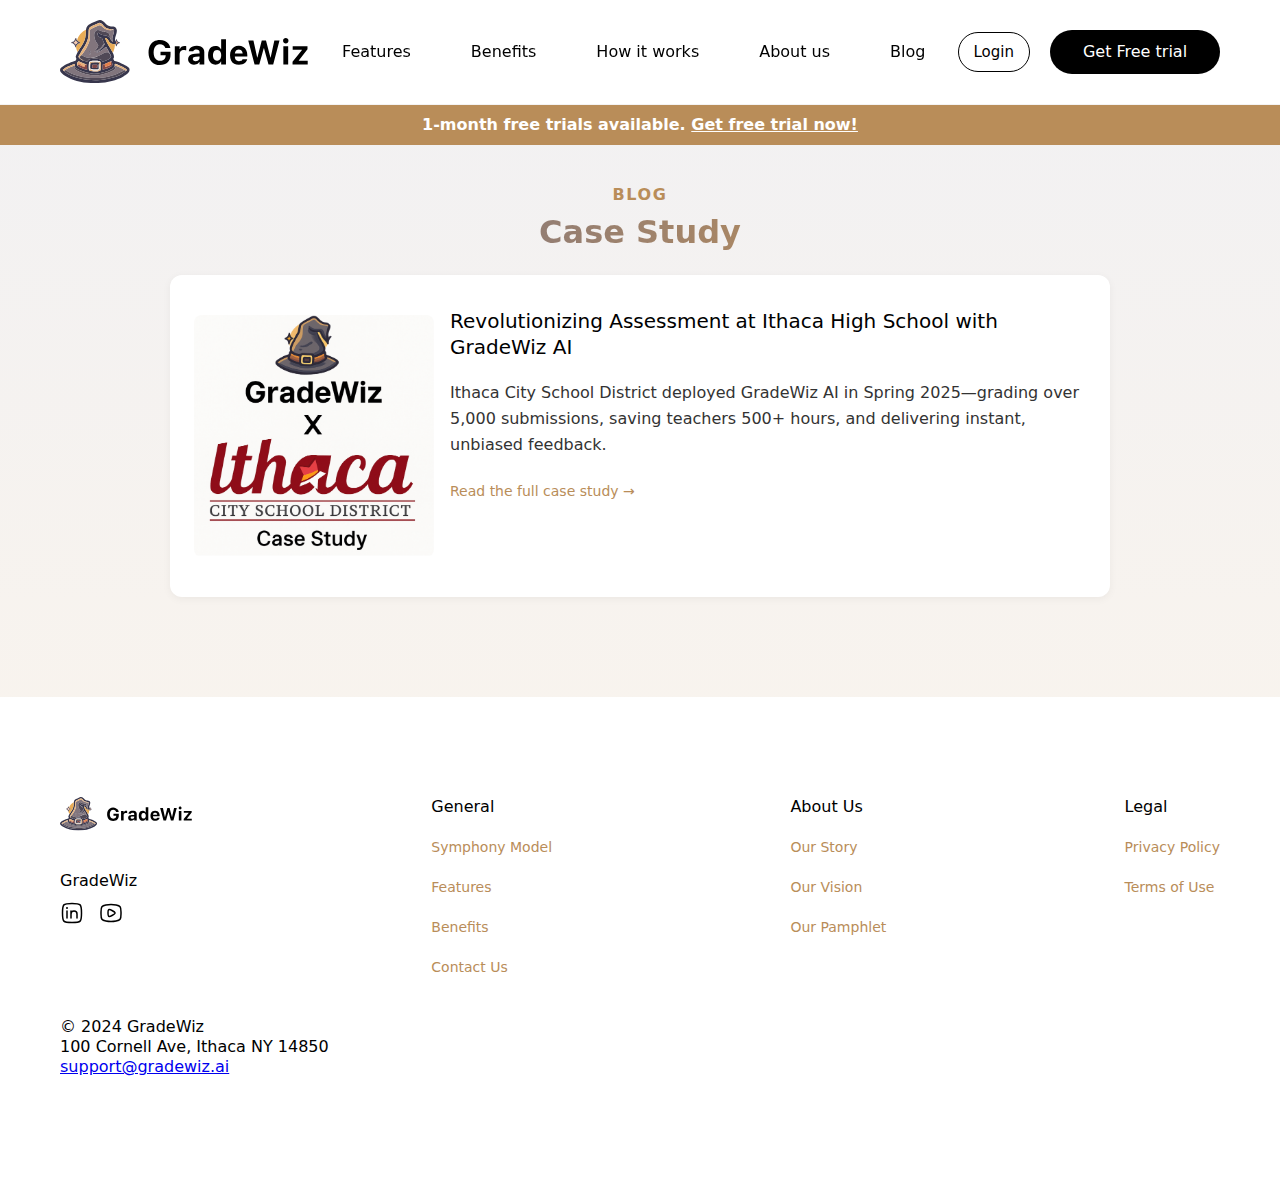
<file: blog/index.html>
<!DOCTYPE html>
<html data-wf-page="6734e03710981908f2e45ffc" data-wf-site="6734e03710981908f2e45fe1">
<head>
  <meta charset="utf-8">
  <title>Blog — GradeWiz</title>
  <meta name="description" content="Read our latest case studies, customer stories, and product updates.">
  <meta name="viewport" content="width=device-width, initial-scale=1">

  <!-- existing Webflow CSS -->
  <link href="../css/normalize.css" rel="stylesheet">
  <link href="../css/webflow.css"   rel="stylesheet">
  <link href="../css/gradewiz-a57c7e.webflow.css" rel="stylesheet">

  <!-- teaser overrides (identical to your homepage) -->
  <style>
    /* ==== Blog teaser overrides ==== */
    #blog .section-header               { text-align: center; margin-bottom: 24px; }
    #blog .section-header .h2-subtitle  {
      color:           #b98d59 !important;
      font-size:       1rem    !important;
      text-transform:  uppercase !important;
      letter-spacing:  .1em     !important;
    }
    #blog .section-header .heading-2    {
      color:           #333    !important;
      font-size:       2rem    !important;
      line-height:     1.2     !important;
      margin-top:      .25em   !important;
    }

    #blog .white-box-single {
      background:      #fff                        !important;
      padding:         24px                        !important;
      border-radius:   12px                        !important;
      box-shadow:      0 2px 8px rgba(0,0,0,0.05)  !important;
      transition:      transform .2s, box-shadow .2s !important;
    }
    #blog .white-box-single:hover {
      transform:       translateY(-2px)               !important;
      box-shadow:      0 4px 16px rgba(0,0,0,0.08)    !important;
    }
    #blog .flex-block-5    { display:flex !important; align-items:flex-start !important; gap:16px !important; }
    #blog .image-3         { width:240px !important; border-radius:8px !important; }
    #blog .h3-black        { font-size:1.25rem !important; margin:0 0 .5em !important; }
    #blog .paragraph       { line-height:1.6 !important; color:#333 !important; }
    #blog a.link {
      display: inline-block !important;
      margin-top: .5em      !important;
      color: #b98d59        !important;
      text-decoration: none !important;
      font-weight: 500      !important;
    }
    #blog a.link:hover { text-decoration: underline !important; }

    /* Make the teaser card itself fully clickable */
    .teaser-link {
      display: block;
      text-decoration: none;
      color: inherit;
    }
  </style>
</head>

<body class="body">

  <!-- NAVBAR + PROMO BAR -->
  <section class="header">
    <div role="banner" class="navbar w-nav"
         data-animation="default" data-collapse="medium" data-duration="400"
         data-easing="ease" data-easing2="ease">
      <div class="w-layout-hflex header-wrapper">
        <div class="header-left">
          <a href="../" class="brand w-nav-brand">
            <img src="../images/gradewiz-logo.svg" loading="lazy"
                 alt="GradeWiz logo" style="width:250px;">
          </a>
        </div>
        <div class="header-center">
          <nav role="navigation" class="nav-menu-2 w-nav-menu">
            <a href="../#features"      class="menu-item w-nav-link">Features</a>
            <a href="../#benefits"      class="menu-item w-nav-link">Benefits</a>
            <a href="../#symphonymodel" class="menu-item w-nav-link">How it works</a>
            <a href="../about-us.html"  class="menu-item w-nav-link">About us</a>
            <a href="index.html"        class="menu-item w-nav-link w--current">Blog</a>
          </nav>
        </div>
        <div class="header-right">
          <a href="/login" class="menu-item-small w-button"
             style="color:black;border:1px solid black;">Login</a>
          <a href="/login" class="btn-action w-button">Get Free trial</a>
          <div class="w-nav-button"><div class="w-icon-nav-menu"></div></div>
        </div>
      </div>
    </div>
    <div style="background:#b98d59;padding:10px;text-align:center;
                font-weight:bold;color:white;">
      1-month free trials available.
      <a href="/login" style="text-decoration:underline;color:white;">
        Get free trial now!
      </a>
    </div>
  </section>

  <!-- BLOG TEASER (fully clickable) -->
  <section id="blog" class="page gradbg">
    <div class="section-header">
      <div class="h2-subtitle">Blog</div>
      <h2 class="heading-2">Case Study</h2>
    </div>
    <div class="w-layout-blockcontainer container w-container">
      <a href="ithaca-case-study.html" class="white-box-single teaser-link">
        <div class="flex-block-5">
          <img src="../images/ithacaheader.jpg"
               alt="Ithaca Case Study"
               class="image-3"
               loading="lazy">
          <div>
            <h3 class="h3-black">
              Revolutionizing Assessment at Ithaca High School with GradeWiz AI
            </h3>
            <p class="paragraph">
              Ithaca City School District deployed GradeWiz AI in Spring 2025—grading over 5,000 submissions, saving teachers 500+ hours, and delivering instant, unbiased feedback.
            </p>
            <span class="link">Read the full case study →</span>
          </div>
        </div>
      </a>
    </div>
  </section>

  <!-- FOOTER -->
  <section class="footer">
    <div class="w-layout-hflex flex-block-6 gradbg">
      <div class="footer-1">
        <img src="../images/gradewiz-logo.svg" loading="lazy"
             alt="GradeWiz logo" class="image-5">
        <p class="footer-logo-paragraph">GradeWiz</p>
        <div class="w-layout-hflex flex-block-7">
          <a href="https://www.linkedin.com/company/98695459/" target="_blank">
            <img src="../images/in.svg" alt="LinkedIn">
          </a>
          <a href="https://www.youtube.com/@GradeWiz" target="_blank">
            <img src="../images/yb.svg" alt="YouTube">
          </a>
        </div>
      </div>
      <div class="footer-2">
        <div class="text-weight-semibold text-color-primary">General</div>
        <a href="../#symphonymodel" class="link">Symphony Model</a>
        <a href="../#features"      class="link">Features</a>
        <a href="../#benefits"      class="link">Benefits</a>
        <a href="../#contact"       class="link">Contact Us</a>
      </div>
      <div class="footer-3">
        <div class="text-weight-semibold text-color-primary">About Us</div>
        <a href="../about-us.html"      class="link">Our Story</a>
        <a href="../about-us.html#vision" class="link">Our Vision</a>
        <a href="https://drive.google.com/file/d/1NKoiIL1RyEfr1OnKNgOdy-s5MG1xo1xH/view?usp=sharing"
           target="_blank"
           class="link">Our Pamphlet</a>
      </div>
      <div class="footer-4">
        <div class="text-weight-semibold text-color-primary">Legal</div>
        <a href="../privacy.html" class="link">Privacy Policy</a>
        <a href="../terms.html"   class="link">Terms of Use</a>
      </div>
    </div>
    <div class="div-block-5">
      <div class="text-block-3">
        &copy; 2024 GradeWiz<br>
        100 Cornell Ave, Ithaca NY 14850<br>
        <a href="mailto:support@gradewiz.ai">support@gradewiz.ai</a>
      </div>
    </div>
  </section>

  <!-- Webflow JS -->
  <script src="../js/webflow.js"></script>
</body>
</html>
</file>
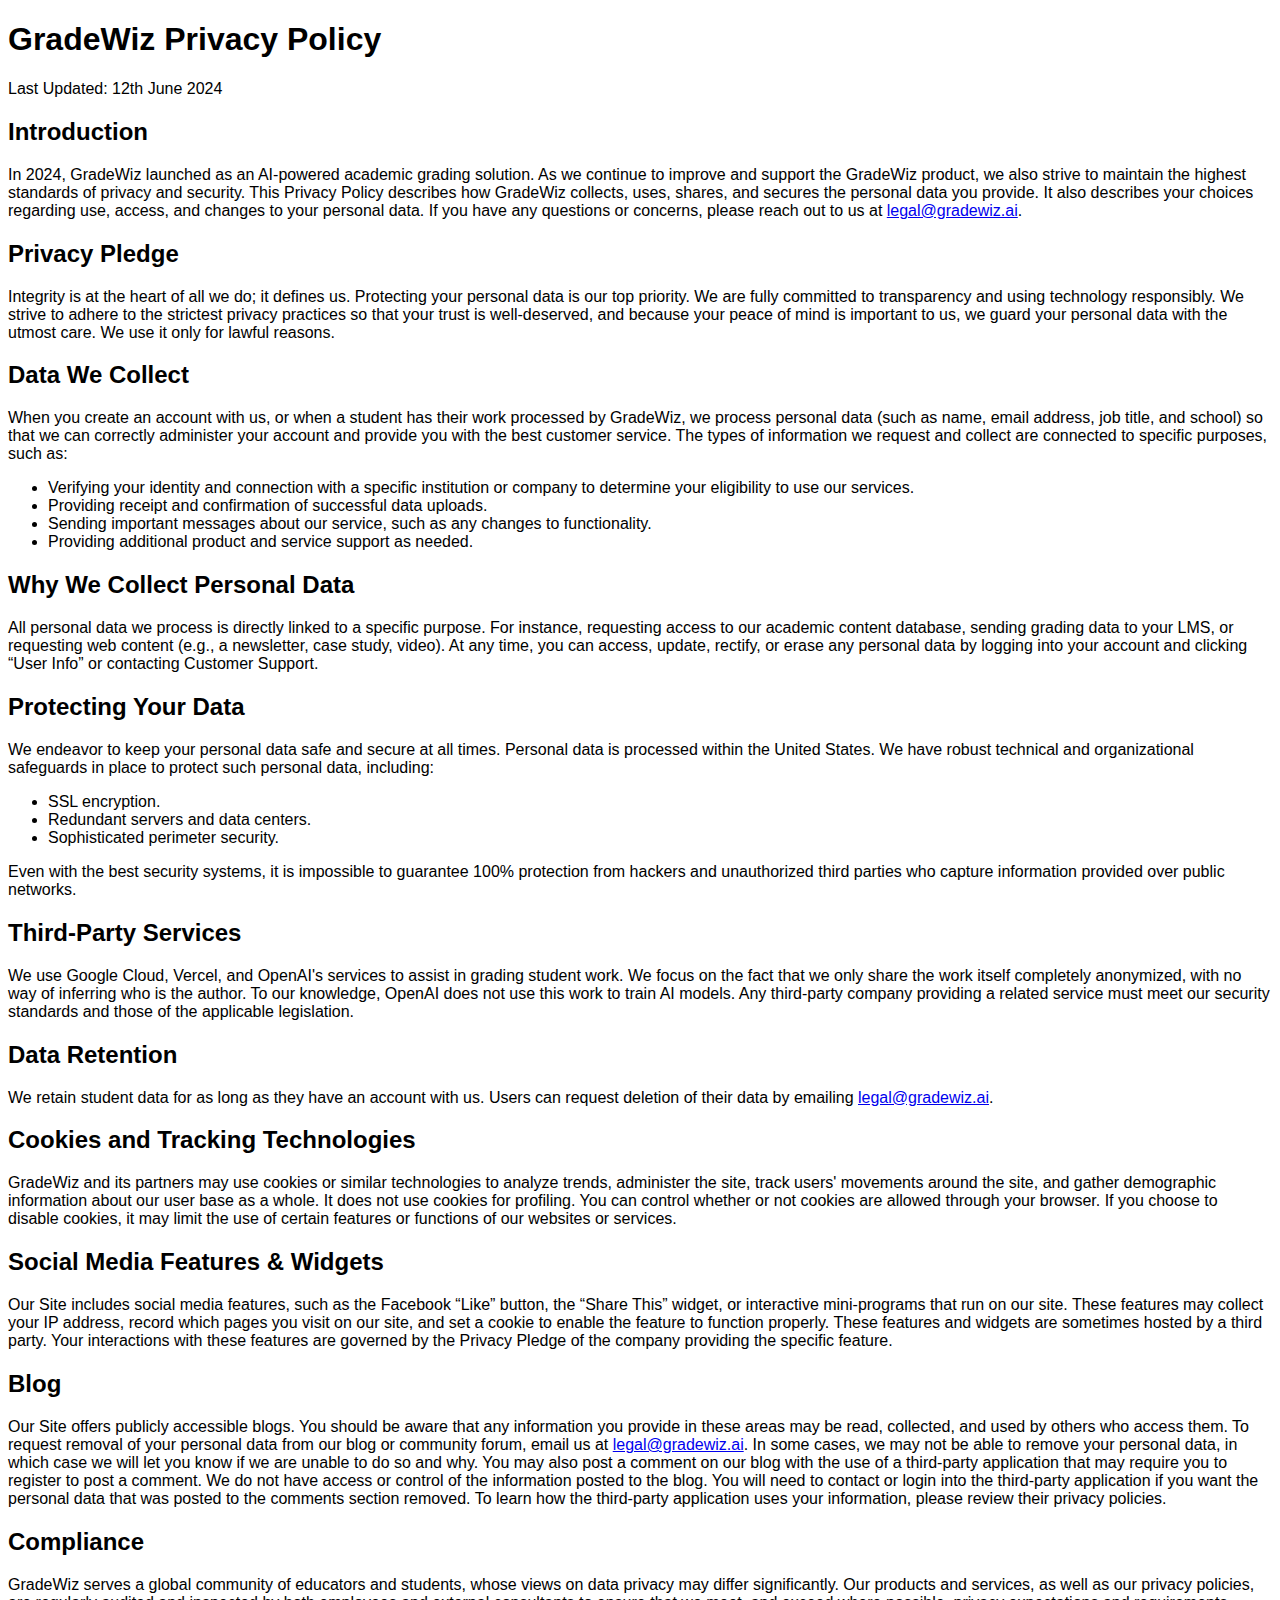
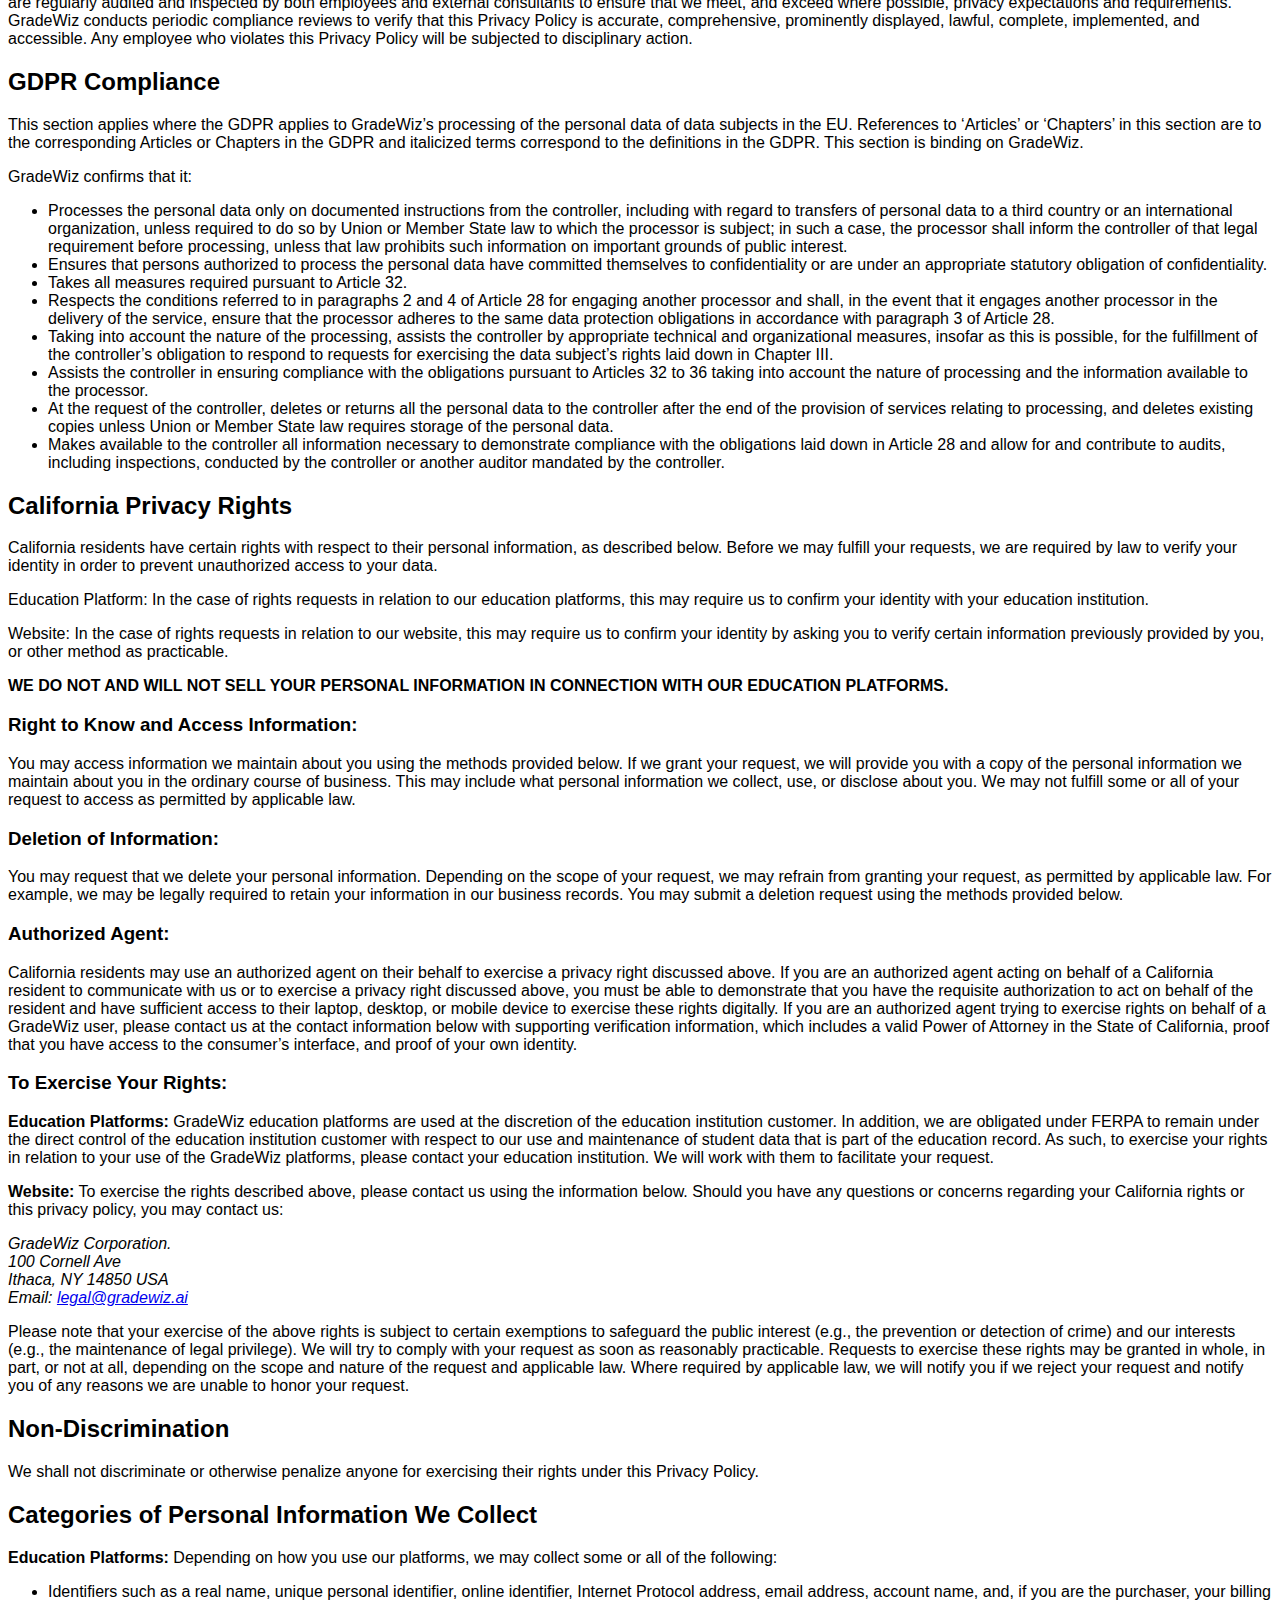
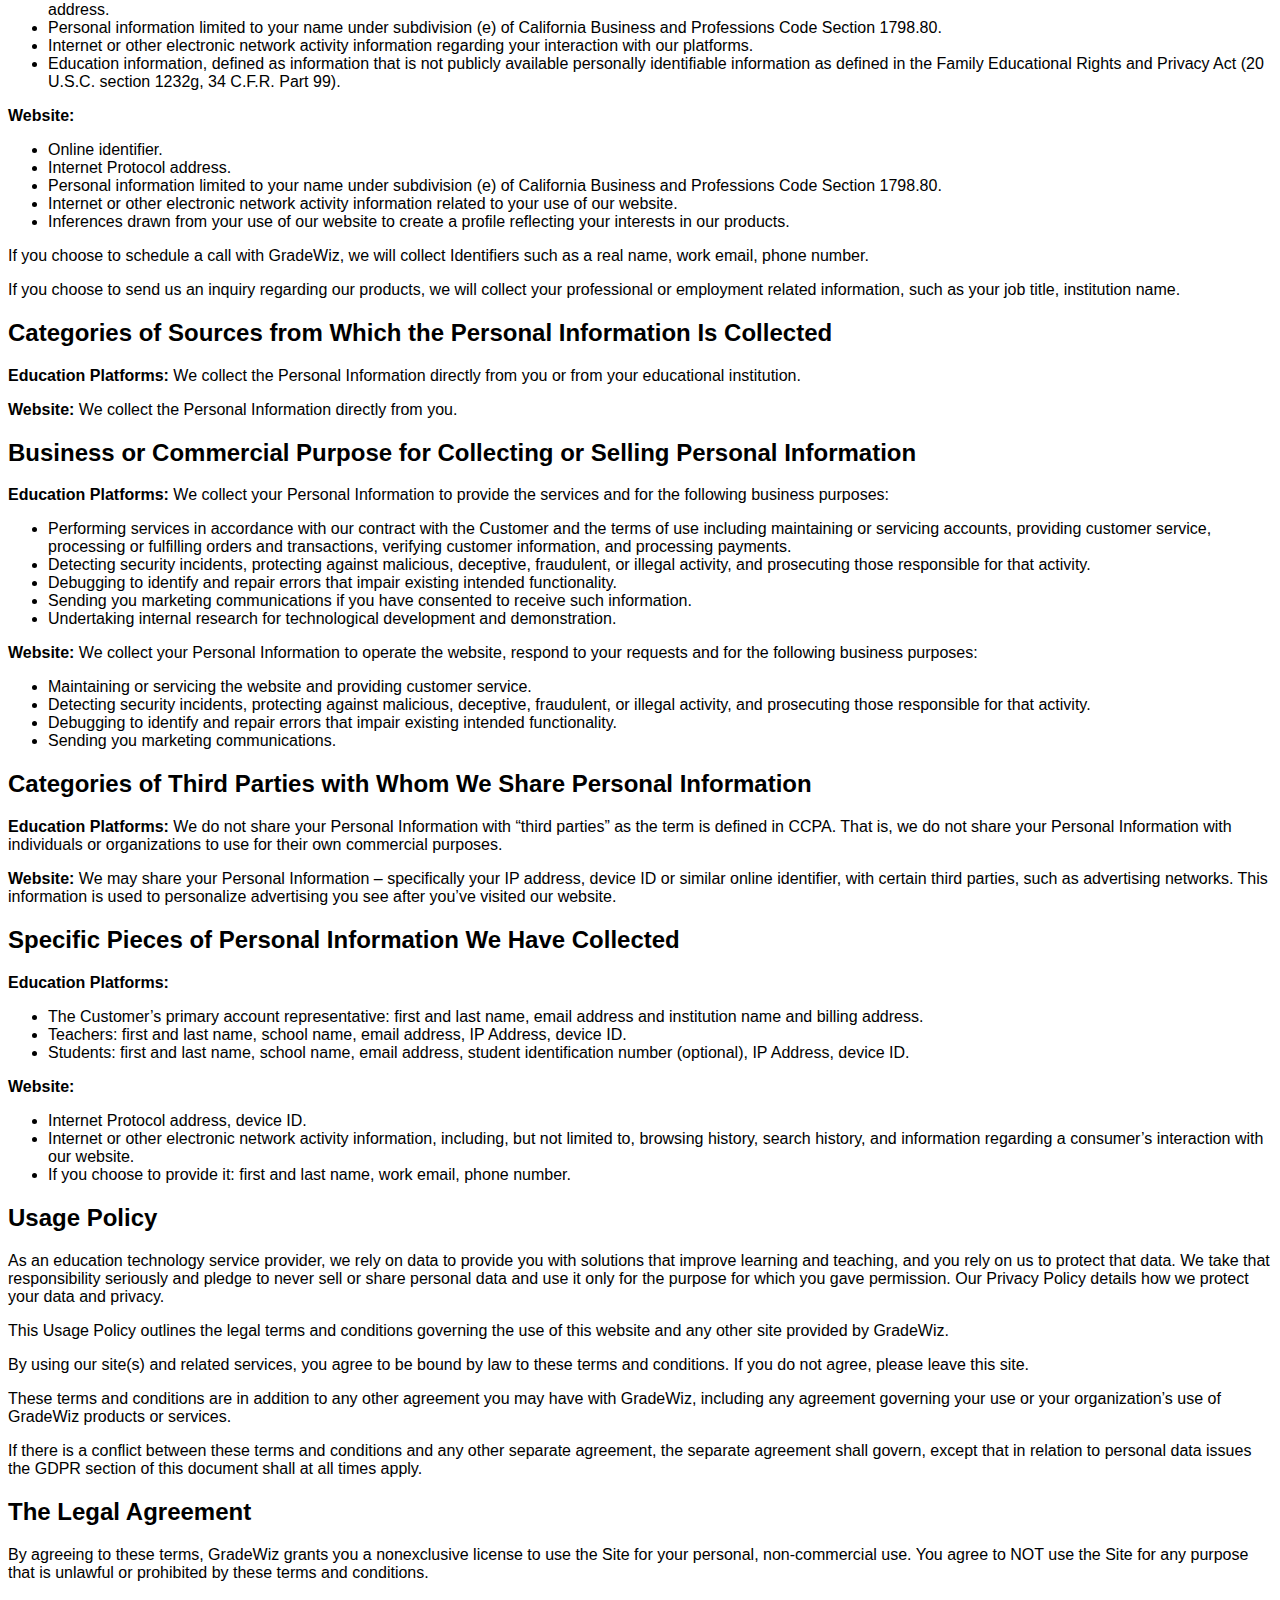
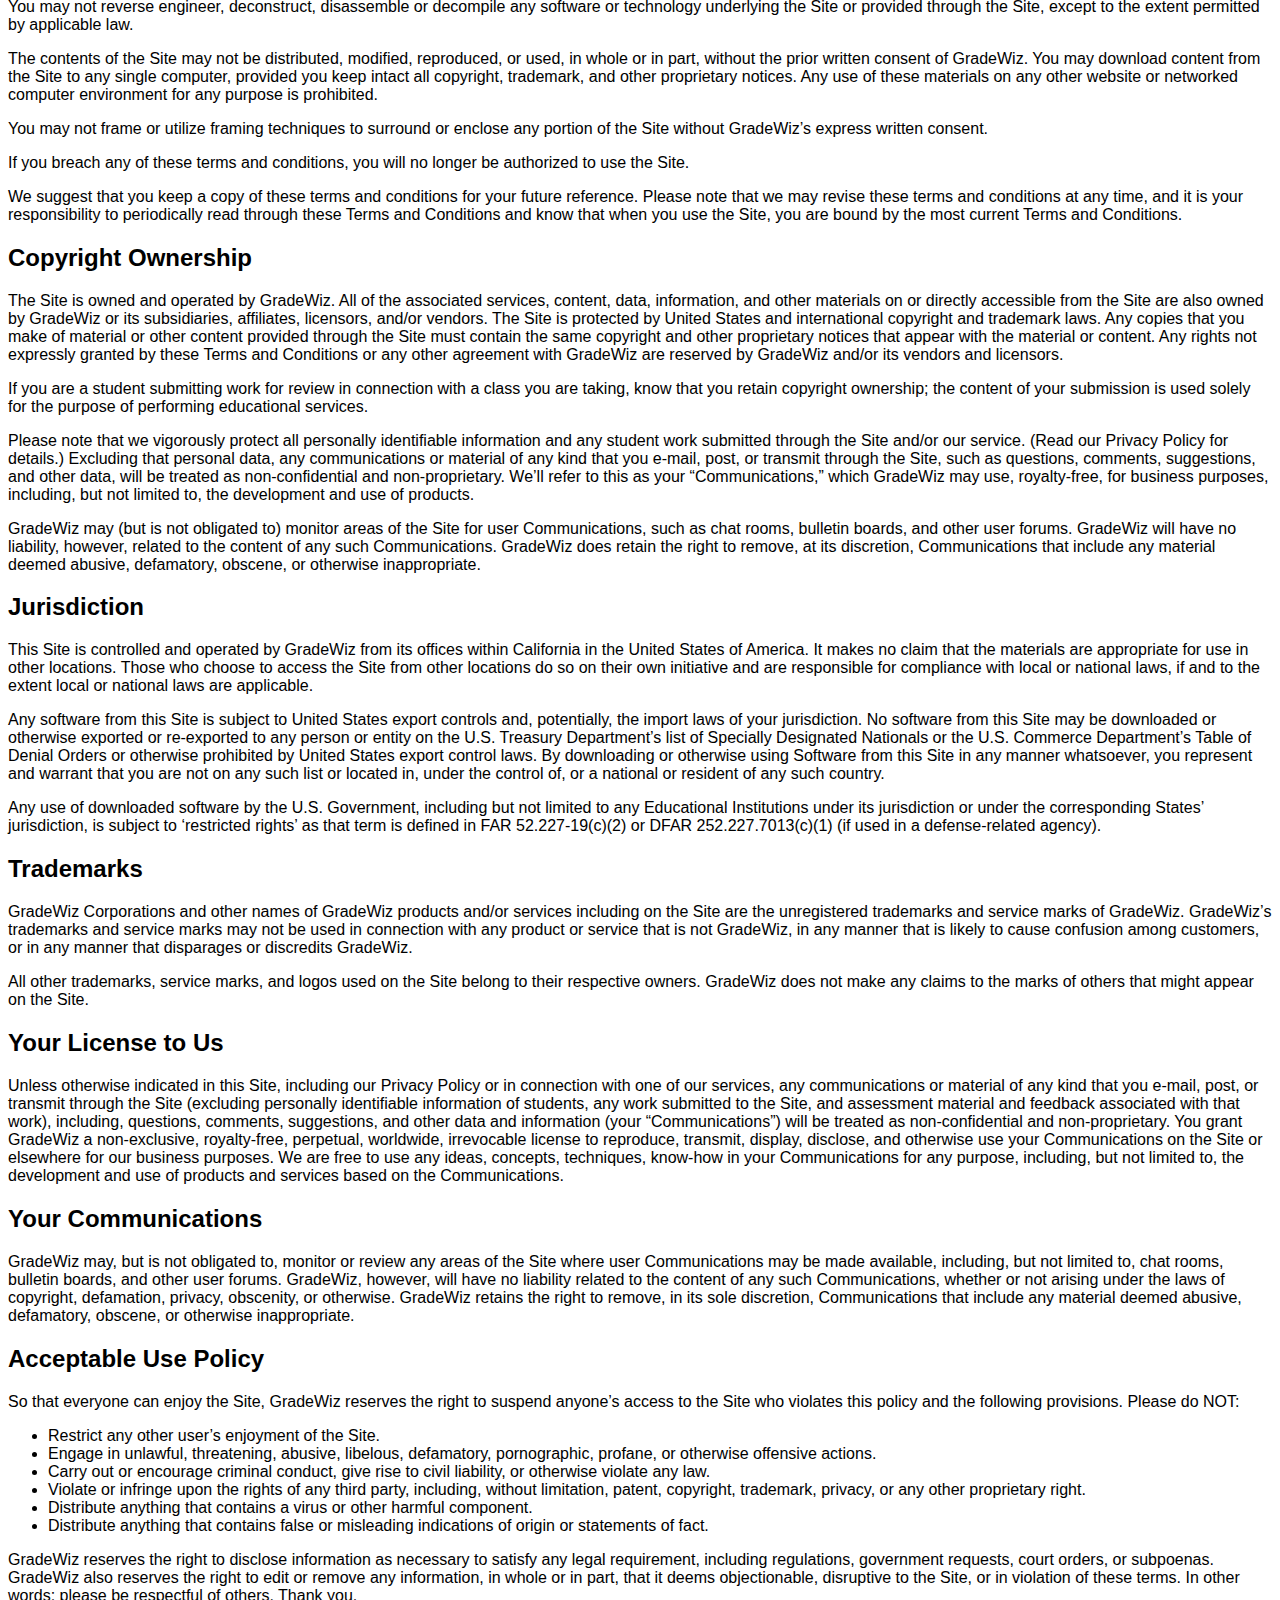
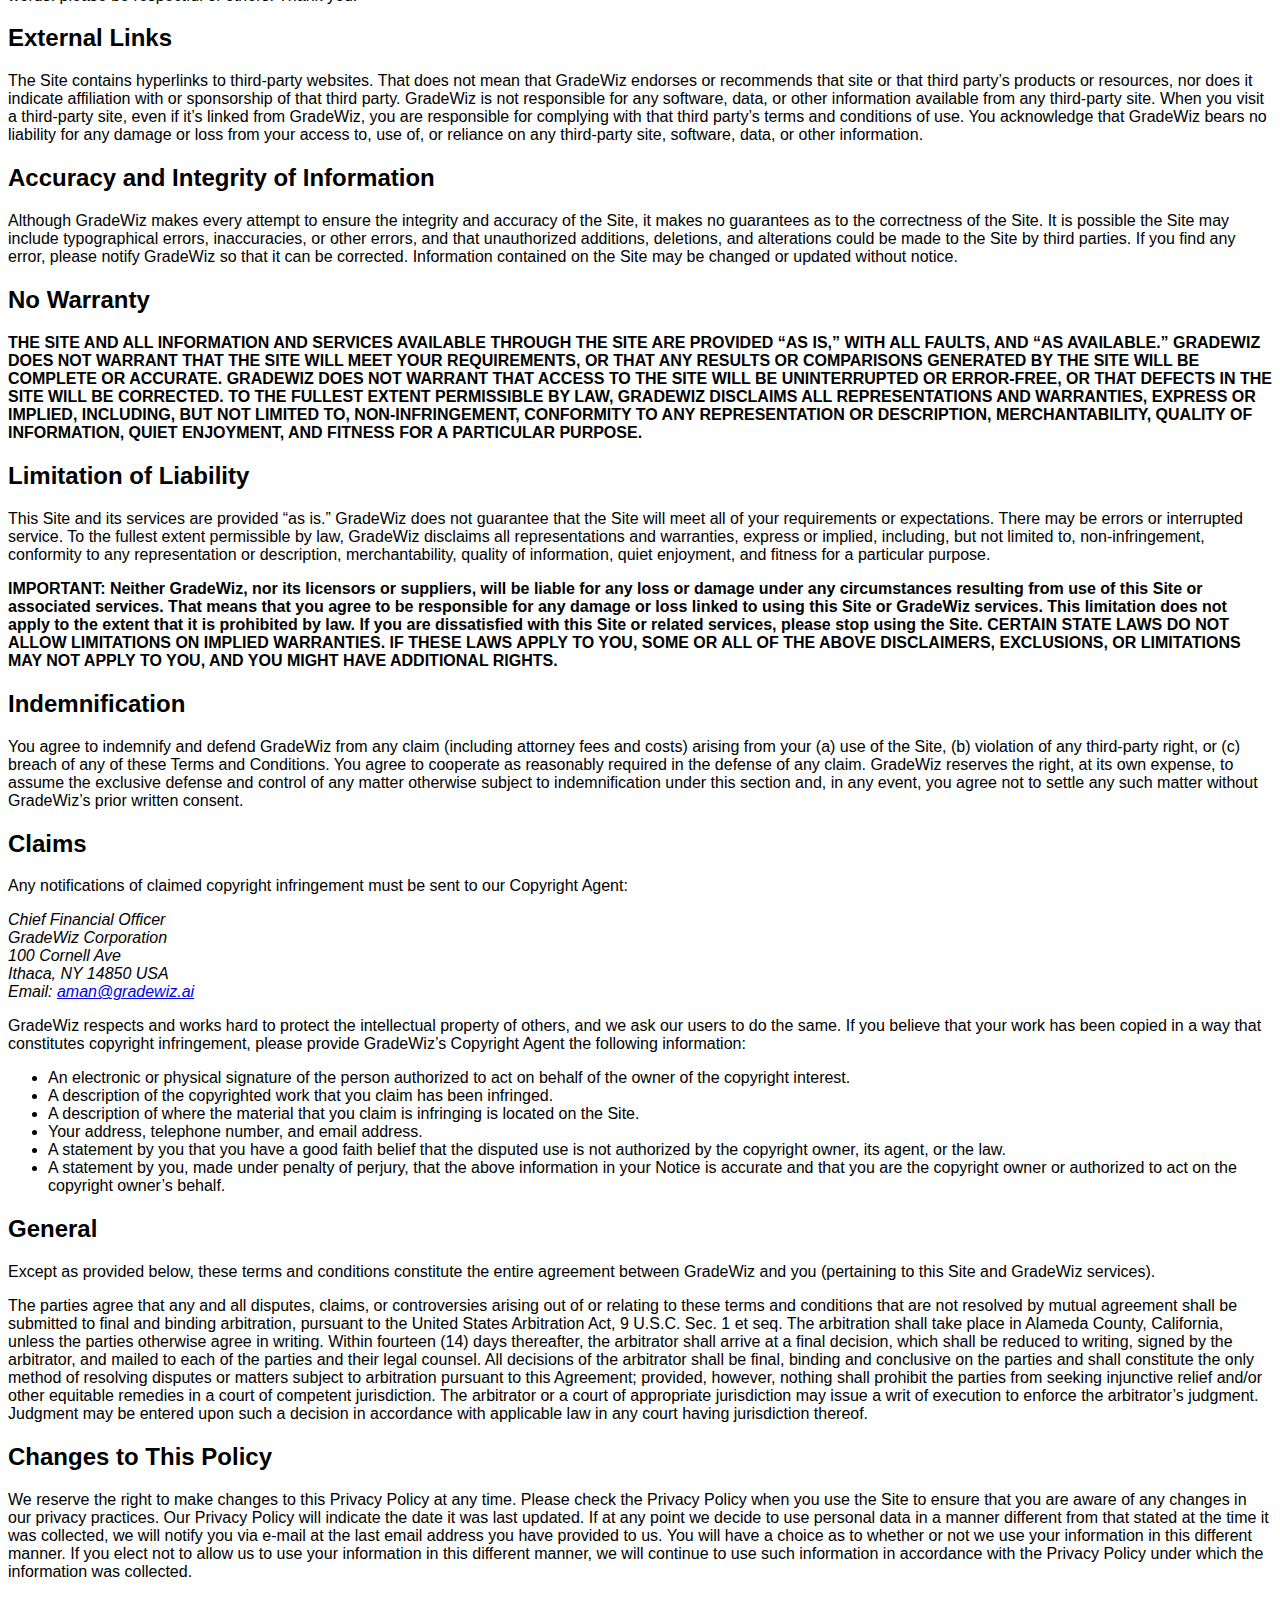
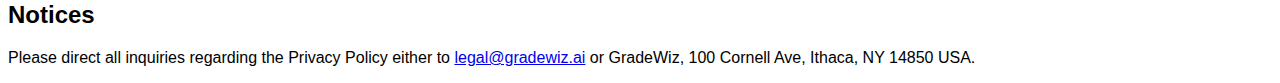
<file: privacy.html>
<!DOCTYPE html>
<html lang="en">

<head>
    <meta charset="UTF-8">
    <meta name="viewport" content="width=device-width, initial-scale=1.0">
    <title>GradeWiz Terms of Use</title>
    <style>
        body {
            font-family: Helvetica, sans-serif;
        }

        h2 {
            font-family: 'Helvetica', serif;
        }

        p,
        ul,
        li {
            font-family: 'Helvetica', sans-serif;
        }
    </style>
    <script id="vtag-ai-js" async src="https://r2.leadsy.ai/tag.js" data-pid="pAgzHzeLOIQQ4bxv"
            data-version="062024"></script>
</head>

<body>
<h1>GradeWiz Privacy Policy</h1>
<p>Last Updated: 12th June 2024</p>

<h2>Introduction</h2>
<p>In 2024, GradeWiz launched as an AI-powered academic grading solution. As we continue to improve and support the
    GradeWiz product, we also strive to maintain the highest standards of privacy and security. This Privacy Policy
    describes how GradeWiz collects, uses, shares, and secures the personal data you provide. It also describes your
    choices regarding use, access, and changes to your personal data. If you have any questions or concerns, please
    reach out to us at <a href="mailto:legal@gradewiz.ai">legal@gradewiz.ai</a>.</p>

<h2>Privacy Pledge</h2>
<p>Integrity is at the heart of all we do; it defines us. Protecting your personal data is our top priority. We are
    fully committed to transparency and using technology responsibly. We strive to adhere to the strictest privacy
    practices so that your trust is well-deserved, and because your peace of mind is important to us, we guard your
    personal data with the utmost care. We use it only for lawful reasons.</p>

<h2>Data We Collect</h2>
<p>When you create an account with us, or when a student has their work processed by GradeWiz, we process personal
    data
    (such as name, email address, job title, and school) so that we can correctly administer your account and
    provide
    you with the best customer service. The types of information we request and collect are connected to specific
    purposes, such as:</p>
<ul>
    <li>Verifying your identity and connection with a specific institution or company to determine your eligibility
        to
        use our services.
    </li>
    <li>Providing receipt and confirmation of successful data uploads.</li>
    <li>Sending important messages about our service, such as any changes to functionality.</li>
    <li>Providing additional product and service support as needed.</li>
</ul>

<h2>Why We Collect Personal Data</h2>
<p>All personal data we process is directly linked to a specific purpose. For instance, requesting access to our
    academic content database, sending grading data to your LMS, or requesting web content (e.g., a newsletter, case
    study, video). At any time, you can access, update, rectify, or erase any personal data by logging into your
    account
    and clicking “User Info” or contacting Customer Support.</p>

<h2>Protecting Your Data</h2>
<p>We endeavor to keep your personal data safe and secure at all times. Personal data is processed within the United
    States. We have robust technical and organizational safeguards in place to protect such personal data,
    including:</p>
<ul>
    <li>SSL encryption.</li>
    <li>Redundant servers and data centers.</li>
    <li>Sophisticated perimeter security.</li>
</ul>
<p>Even with the best security systems, it is impossible to guarantee 100% protection from hackers and unauthorized
    third parties who capture information provided over public networks.</p>

<h2>Third-Party Services</h2>
<p>We use Google Cloud, Vercel, and OpenAI's services to assist in grading student work. We focus on the fact that
    we
    only share the work itself completely anonymized, with no way of inferring who is the author. To our knowledge,
    OpenAI does not use this work to train AI models. Any third-party company providing a related service must meet
    our
    security standards and those of the applicable legislation.</p>

<h2>Data Retention</h2>
<p>We retain student data for as long as they have an account with us. Users can request deletion of their data by
    emailing <a href="mailto:legal@gradewiz.ai">legal@gradewiz.ai</a>.</p>

<h2>Cookies and Tracking Technologies</h2>
<p>GradeWiz and its partners may use cookies or similar technologies to analyze trends, administer the site, track
    users' movements around the site, and gather demographic information about our user base as a whole. It does not
    use
    cookies for profiling. You can control whether or not cookies are allowed through your browser. If you choose to
    disable cookies, it may limit the use of certain features or functions of our websites or services.</p>

<h2>Social Media Features & Widgets</h2>
<p>Our Site includes social media features, such as the Facebook “Like” button, the “Share This” widget, or
    interactive
    mini-programs that run on our site. These features may collect your IP address, record which pages you visit on
    our
    site, and set a cookie to enable the feature to function properly. These features and widgets are sometimes
    hosted
    by a third party. Your interactions with these features are governed by the Privacy Pledge of the company
    providing
    the specific feature.</p>

<h2>Blog</h2>
<p>Our Site offers publicly accessible blogs. You should be aware that any information you provide in these areas
    may be
    read, collected, and used by others who access them. To request removal of your personal data from our blog or
    community forum, email us at <a href="mailto:legal@gradewiz.ai">legal@gradewiz.ai</a>. In some cases, we
    may
    not be able to remove your personal data, in which case we will let you know if we are unable to do so and why.
    You
    may also post a comment on our blog with the use of a third-party application that may require you to register
    to
    post a comment. We do not have access or control of the information posted to the blog. You will need to contact
    or
    login into the third-party application if you want the personal data that was posted to the comments section
    removed. To learn how the third-party application uses your information, please review their privacy policies.
</p>

<h2>Compliance</h2>
<p>GradeWiz serves a global community of educators and students, whose views on data privacy may differ
    significantly.
    Our products and services, as well as our privacy policies, are regularly audited and inspected by both
    employees
    and external consultants to ensure that we meet, and exceed where possible, privacy expectations and
    requirements.
    GradeWiz conducts periodic compliance reviews to verify that this Privacy Policy is accurate, comprehensive,
    prominently displayed, lawful, complete, implemented, and accessible. Any employee who violates this Privacy
    Policy
    will be subjected to disciplinary action.</p>

<h2>GDPR Compliance</h2>
<p>This section applies where the GDPR applies to GradeWiz’s processing of the personal data of data subjects in the
    EU.
    References to ‘Articles’ or ‘Chapters’ in this section are to the corresponding Articles or Chapters in the GDPR
    and
    italicized terms correspond to the definitions in the GDPR. This section is binding on GradeWiz.</p>
<p>GradeWiz confirms that it:</p>
<ul>
    <li>Processes the personal data only on documented instructions from the controller, including with regard to
        transfers of personal data to a third country or an international organization, unless required to do so by
        Union or Member State law to which the processor is subject; in such a case, the processor shall inform the
        controller of that legal requirement before processing, unless that law prohibits such information on
        important
        grounds of public interest.
    </li>
    <li>Ensures that persons authorized to process the personal data have committed themselves to confidentiality or
        are
        under an appropriate statutory obligation of confidentiality.
    </li>
    <li>Takes all measures required pursuant to Article 32.</li>
    <li>Respects the conditions referred to in paragraphs 2 and 4 of Article 28 for engaging another processor and
        shall, in the event that it engages another processor in the delivery of the service, ensure that the
        processor
        adheres to the same data protection obligations in accordance with paragraph 3 of Article 28.
    </li>
    <li>Taking into account the nature of the processing, assists the controller by appropriate technical and
        organizational measures, insofar as this is possible, for the fulfillment of the controller’s obligation to
        respond to requests for exercising the data subject’s rights laid down in Chapter III.
    </li>
    <li>Assists the controller in ensuring compliance with the obligations pursuant to Articles 32 to 36 taking into
        account the nature of processing and the information available to the processor.
    </li>
    <li>At the request of the controller, deletes or returns all the personal data to the controller after the end
        of
        the provision of services relating to processing, and deletes existing copies unless Union or Member State
        law
        requires storage of the personal data.
    </li>
    <li>Makes available to the controller all information necessary to demonstrate compliance with the obligations
        laid
        down in Article 28 and allow for and contribute to audits, including inspections, conducted by the
        controller or
        another auditor mandated by the controller.
    </li>
</ul>

<h2>California Privacy Rights</h2>
<p>California residents have certain rights with respect to their personal information, as described below. Before
    we
    may fulfill your requests, we are required by law to verify your identity in order to prevent unauthorized
    access to
    your data.</p>
<p>Education Platform: In the case of rights requests in relation to our education platforms, this may require us to
    confirm your identity with your education institution.</p>
<p>Website: In the case of rights requests in relation to our website, this may require us to confirm your identity
    by
    asking you to verify certain information previously provided by you, or other method as practicable.</p>
<p><strong>WE DO NOT AND WILL NOT SELL YOUR PERSONAL INFORMATION IN CONNECTION WITH OUR EDUCATION
    PLATFORMS.</strong>
</p>

<h3>Right to Know and Access Information:</h3>
<p>You may access information we maintain about you using the methods provided below. If we grant your request, we
    will
    provide you with a copy of the personal information we maintain about you in the ordinary course of business.
    This
    may include what personal information we collect, use, or disclose about you. We may not fulfill some or all of
    your
    request to access as permitted by applicable law.</p>

<h3>Deletion of Information:</h3>
<p>You may request that we delete your personal information. Depending on the scope of your request, we may refrain
    from
    granting your request, as permitted by applicable law. For example, we may be legally required to retain your
    information in our business records. You may submit a deletion request using the methods provided below.</p>

<h3>Authorized Agent:</h3>
<p>California residents may use an authorized agent on their behalf to exercise a privacy right discussed above. If
    you
    are an authorized agent acting on behalf of a California resident to communicate with us or to exercise a
    privacy
    right discussed above, you must be able to demonstrate that you have the requisite authorization to act on
    behalf of
    the resident and have sufficient access to their laptop, desktop, or mobile device to exercise these rights
    digitally. If you are an authorized agent trying to exercise rights on behalf of a GradeWiz user, please contact
    us
    at the contact information below with supporting verification information, which includes a valid Power of
    Attorney
    in the State of California, proof that you have access to the consumer’s interface, and proof of your own
    identity.</p>

<h3>To Exercise Your Rights:</h3>
<p><strong>Education Platforms:</strong> GradeWiz education platforms are used at the discretion of the education
    institution customer. In addition, we are obligated under FERPA to remain under the direct control of the
    education
    institution customer with respect to our use and maintenance of student data that is part of the education
    record.
    As such, to exercise your rights in relation to your use of the GradeWiz platforms, please contact your
    education
    institution. We will work with them to facilitate your request.</p>
<p><strong>Website:</strong> To exercise the rights described above, please contact us using the information below.
    Should you have any questions or concerns regarding your California rights or this privacy policy, you may
    contact
    us:</p>
<address>
    GradeWiz Corporation.<br>
    100 Cornell Ave<br>
    Ithaca, NY 14850 USA<br>
    Email: <a href="mailto:legal@gradewiz.ai">legal@gradewiz.ai</a><br>
</address>
<p>Please note that your exercise of the above rights is subject to certain exemptions to safeguard the public
    interest
    (e.g., the prevention or detection of crime) and our interests (e.g., the maintenance of legal privilege). We
    will
    try to comply with your request as soon as reasonably practicable. Requests to exercise these rights may be
    granted
    in whole, in part, or not at all, depending on the scope and nature of the request and applicable law. Where
    required by applicable law, we will notify you if we reject your request and notify you of any reasons we are
    unable
    to honor your request.</p>

<h2>Non-Discrimination</h2>
<p>We shall not discriminate or otherwise penalize anyone for exercising their rights under this Privacy Policy.</p>

<h2>Categories of Personal Information We Collect</h2>
<p><strong>Education Platforms:</strong> Depending on how you use our platforms, we may collect some or all of the
    following:</p>
<ul>
    <li>Identifiers such as a real name, unique personal identifier, online identifier, Internet Protocol address,
        email
        address, account name, and, if you are the purchaser, your billing address.
    </li>
    <li>Personal information limited to your name under subdivision (e) of California Business and Professions Code
        Section 1798.80.
    </li>
    <li>Internet or other electronic network activity information regarding your interaction with our platforms.
    </li>
    <li>Education information, defined as information that is not publicly available personally identifiable
        information
        as defined in the Family Educational Rights and Privacy Act (20 U.S.C. section 1232g, 34 C.F.R. Part 99).
    </li>
</ul>
<p><strong>Website:</strong></p>
<ul>
    <li>Online identifier.</li>
    <li>Internet Protocol address.</li>
    <li>Personal information limited to your name under subdivision (e) of California Business and Professions Code
        Section 1798.80.
    </li>
    <li>Internet or other electronic network activity information related to your use of our website.</li>
    <li>Inferences drawn from your use of our website to create a profile reflecting your interests in our products.
    </li>
</ul>
<p>If you choose to schedule a call with GradeWiz, we will collect Identifiers such as a real name, work email,
    phone
    number.</p>
<p>If you choose to send us an inquiry regarding our products, we will collect your professional or employment
    related
    information, such as your job title, institution name.</p>

<h2>Categories of Sources from Which the Personal Information Is Collected</h2>
<p><strong>Education Platforms:</strong> We collect the Personal Information directly from you or from your
    educational
    institution.</p>
<p><strong>Website:</strong> We collect the Personal Information directly from you.</p>

<h2>Business or Commercial Purpose for Collecting or Selling Personal Information</h2>
<p><strong>Education Platforms:</strong> We collect your Personal Information to provide the services and for the
    following business purposes:</p>
<ul>
    <li>Performing services in accordance with our contract with the Customer and the terms of use including
        maintaining
        or servicing accounts, providing customer service, processing or fulfilling orders and transactions,
        verifying
        customer information, and processing payments.
    </li>
    <li>Detecting security incidents, protecting against malicious, deceptive, fraudulent, or illegal activity, and
        prosecuting those responsible for that activity.
    </li>
    <li>Debugging to identify and repair errors that impair existing intended functionality.</li>
    <li>Sending you marketing communications if you have consented to receive such information.</li>
    <li>Undertaking internal research for technological development and demonstration.</li>
</ul>
<p><strong>Website:</strong> We collect your Personal Information to operate the website, respond to your requests
    and
    for the following business purposes:</p>
<ul>
    <li>Maintaining or servicing the website and providing customer service.</li>
    <li>Detecting security incidents, protecting against malicious, deceptive, fraudulent, or illegal activity, and
        prosecuting those responsible for that activity.
    </li>
    <li>Debugging to identify and repair errors that impair existing intended functionality.</li>
    <li>Sending you marketing communications.</li>
</ul>

<h2>Categories of Third Parties with Whom We Share Personal Information</h2>
<p><strong>Education Platforms:</strong> We do not share your Personal Information with “third parties” as the term
    is
    defined in CCPA. That is, we do not share your Personal Information with individuals or organizations to use for
    their own commercial purposes.</p>
<p><strong>Website:</strong> We may share your Personal Information – specifically your IP address, device ID or
    similar
    online identifier, with certain third parties, such as advertising networks. This information is used to
    personalize
    advertising you see after you’ve visited our website.</p>

<h2>Specific Pieces of Personal Information We Have Collected</h2>
<p><strong>Education Platforms:</strong></p>
<ul>
    <li>The Customer’s primary account representative: first and last name, email address and institution name and
        billing address.
    </li>
    <li>Teachers: first and last name, school name, email address, IP Address, device ID.</li>
    <li>Students: first and last name, school name, email address, student identification number (optional), IP
        Address,
        device ID.
    </li>
</ul>
<p><strong>Website:</strong></p>
<ul>
    <li>Internet Protocol address, device ID.</li>
    <li>Internet or other electronic network activity information, including, but not limited to, browsing history,
        search history, and information regarding a consumer’s interaction with our website.
    </li>
    <li>If you choose to provide it: first and last name, work email, phone number.</li>
</ul>

<h2>Usage Policy</h2>
<p>As an education technology service provider, we rely on data to provide you with solutions that improve learning
    and
    teaching, and you rely on us to protect that data. We take that responsibility seriously and pledge to never
    sell or
    share personal data and use it only for the purpose for which you gave permission. Our Privacy Policy details
    how we
    protect your data and privacy.</p>
<p>This Usage Policy outlines the legal terms and conditions governing the use of this website and any other site
    provided by GradeWiz.</p>
<p>By using our site(s) and related services, you agree to be bound by law to these terms and conditions. If you do
    not
    agree, please leave this site.</p>
<p>These terms and conditions are in addition to any other agreement you may have with GradeWiz, including any
    agreement
    governing your use or your organization’s use of GradeWiz products or services.</p>
<p>If there is a conflict between these terms and conditions and any other separate agreement, the separate
    agreement
    shall govern, except that in relation to personal data issues the GDPR section of this document shall at all
    times
    apply.</p>

<h2>The Legal Agreement</h2>
<p>By agreeing to these terms, GradeWiz grants you a nonexclusive license to use the Site for your personal,
    non-commercial use. You agree to NOT use the Site for any purpose that is unlawful or prohibited by these terms
    and
    conditions.</p>
<p>You may not reverse engineer, deconstruct, disassemble or decompile any software or technology underlying the
    Site or
    provided through the Site, except to the extent permitted by applicable law.</p>
<p>The contents of the Site may not be distributed, modified, reproduced, or used, in whole or in part, without the
    prior written consent of GradeWiz. You may download content from the Site to any single computer, provided you
    keep
    intact all copyright, trademark, and other proprietary notices. Any use of these materials on any other website
    or
    networked computer environment for any purpose is prohibited.</p>
<p>You may not frame or utilize framing techniques to surround or enclose any portion of the Site without GradeWiz’s
    express written consent.</p>
<p>If you breach any of these terms and conditions, you will no longer be authorized to use the Site.</p>
<p>We suggest that you keep a copy of these terms and conditions for your future reference. Please note that we may
    revise these terms and conditions at any time, and it is your responsibility to periodically read through these
    Terms and Conditions and know that when you use the Site, you are bound by the most current Terms and
    Conditions.</p>

<h2>Copyright Ownership</h2>
<p>The Site is owned and operated by GradeWiz. All of the associated services, content, data, information, and other
    materials on or directly accessible from the Site are also owned by GradeWiz or its subsidiaries, affiliates,
    licensors, and/or vendors. The Site is protected by United States and international copyright and trademark
    laws.
    Any copies that you make of material or other content provided through the Site must contain the same copyright
    and
    other proprietary notices that appear with the material or content. Any rights not expressly granted by these
    Terms
    and Conditions or any other agreement with GradeWiz are reserved by GradeWiz and/or its vendors and licensors.
</p>
<p>If you are a student submitting work for review in connection with a class you are taking, know that you retain
    copyright ownership; the content of your submission is used solely for the purpose of performing educational
    services.</p>
<p>Please note that we vigorously protect all personally identifiable information and any student work submitted
    through
    the Site and/or our service. (Read our Privacy Policy for details.) Excluding that personal data, any
    communications
    or material of any kind that you e-mail, post, or transmit through the Site, such as questions, comments,
    suggestions, and other data, will be treated as non-confidential and non-proprietary. We’ll refer to this as
    your
    “Communications,” which GradeWiz may use, royalty-free, for business purposes, including, but not limited to,
    the
    development and use of products.</p>
<p>GradeWiz may (but is not obligated to) monitor areas of the Site for user Communications, such as chat rooms,
    bulletin boards, and other user forums. GradeWiz will have no liability, however, related to the content of any
    such
    Communications. GradeWiz does retain the right to remove, at its discretion, Communications that include any
    material deemed abusive, defamatory, obscene, or otherwise inappropriate.</p>

<h2>Jurisdiction</h2>
<p>This Site is controlled and operated by GradeWiz from its offices within California in the United States of
    America.
    It makes no claim that the materials are appropriate for use in other locations. Those who choose to access the
    Site
    from other locations do so on their own initiative and are responsible for compliance with local or national
    laws,
    if and to the extent local or national laws are applicable.</p>
<p>Any software from this Site is subject to United States export controls and, potentially, the import laws of your
    jurisdiction. No software from this Site may be downloaded or otherwise exported or re-exported to any person or
    entity on the U.S. Treasury Department’s list of Specially Designated Nationals or the U.S. Commerce
    Department’s
    Table of Denial Orders or otherwise prohibited by United States export control laws. By downloading or otherwise
    using Software from this Site in any manner whatsoever, you represent and warrant that you are not on any such
    list
    or located in, under the control of, or a national or resident of any such country.</p>
<p>Any use of downloaded software by the U.S. Government, including but not limited to any Educational Institutions
    under its jurisdiction or under the corresponding States’ jurisdiction, is subject to ‘restricted rights’ as
    that
    term is defined in FAR 52.227-19(c)(2) or DFAR 252.227.7013(c)(1) (if used in a defense-related agency).</p>

<h2>Trademarks</h2>
<p>GradeWiz Corporations and other names of GradeWiz products and/or services including on the Site are the
    unregistered
    trademarks and
    service marks of GradeWiz. GradeWiz’s trademarks and service marks may not be used in connection with any
    product or
    service that is not GradeWiz, in any manner that is likely to cause confusion among customers, or in any manner
    that
    disparages or discredits GradeWiz.</p>
<p>All other trademarks, service marks, and logos used on the Site belong to their respective owners. GradeWiz does
    not
    make any claims to the marks of others that might appear on the Site.</p>

<h2>Your License to Us</h2>
<p>Unless otherwise indicated in this Site, including our Privacy Policy or in connection with one of our services,
    any
    communications or material of any kind that you e-mail, post, or transmit through the Site (excluding personally
    identifiable information of students, any work submitted to the Site, and assessment material and feedback
    associated with that work), including, questions, comments, suggestions, and other data and information (your
    “Communications”) will be treated as non-confidential and non-proprietary. You grant GradeWiz a non-exclusive,
    royalty-free, perpetual, worldwide, irrevocable license to reproduce, transmit, display, disclose, and otherwise
    use
    your Communications on the Site or elsewhere for our business purposes. We are free to use any ideas, concepts,
    techniques, know-how in your Communications for any purpose, including, but not limited to, the development and
    use
    of products and services based on the Communications.</p>

<h2>Your Communications</h2>
<p>GradeWiz may, but is not obligated to, monitor or review any areas of the Site where user Communications may be
    made
    available, including, but not limited to, chat rooms, bulletin boards, and other user forums. GradeWiz, however,
    will have no liability related to the content of any such Communications, whether or not arising under the laws
    of
    copyright, defamation, privacy, obscenity, or otherwise. GradeWiz retains the right to remove, in its sole
    discretion, Communications that include any material deemed abusive, defamatory, obscene, or otherwise
    inappropriate.</p>

<h2>Acceptable Use Policy</h2>
<p>So that everyone can enjoy the Site, GradeWiz reserves the right to suspend anyone’s access to the Site who
    violates
    this policy and the following provisions. Please do NOT:</p>
<ul>
    <li>Restrict any other user’s enjoyment of the Site.</li>
    <li>Engage in unlawful, threatening, abusive, libelous, defamatory, pornographic, profane, or otherwise
        offensive
        actions.
    </li>
    <li>Carry out or encourage criminal conduct, give rise to civil liability, or otherwise violate any law.</li>
    <li>Violate or infringe upon the rights of any third party, including, without limitation, patent, copyright,
        trademark, privacy, or any other proprietary right.
    </li>
    <li>Distribute anything that contains a virus or other harmful component.</li>
    <li>Distribute anything that contains false or misleading indications of origin or statements of fact.</li>
</ul>
<p>GradeWiz reserves the right to disclose information as necessary to satisfy any legal requirement, including
    regulations, government requests, court orders, or subpoenas. GradeWiz also reserves the right to edit or remove
    any
    information, in whole or in part, that it deems objectionable, disruptive to the Site, or in violation of these
    terms. In other words: please be respectful of others. Thank you.</p>

<h2>External Links</h2>
<p>The Site contains hyperlinks to third-party websites. That does not mean that GradeWiz endorses or recommends
    that
    site or that third party’s products or resources, nor does it indicate affiliation with or sponsorship of that
    third
    party. GradeWiz is not responsible for any software, data, or other information available from any third-party
    site.
    When you visit a third-party site, even if it’s linked from GradeWiz, you are responsible for complying with
    that
    third party’s terms and conditions of use. You acknowledge that GradeWiz bears no liability for any damage or
    loss
    from your access to, use of, or reliance on any third-party site, software, data, or other information.</p>

<h2>Accuracy and Integrity of Information</h2>
<p>Although GradeWiz makes every attempt to ensure the integrity and accuracy of the Site, it makes no guarantees as
    to
    the correctness of the Site. It is possible the Site may include typographical errors, inaccuracies, or other
    errors, and that unauthorized additions, deletions, and alterations could be made to the Site by third parties.
    If
    you find any error, please notify GradeWiz so that it can be corrected. Information contained on the Site may be
    changed or updated without notice.</p>

<h2>No Warranty</h2>
<p><strong>THE SITE AND ALL INFORMATION AND SERVICES AVAILABLE THROUGH THE SITE ARE PROVIDED “AS IS,” WITH ALL
    FAULTS,
    AND “AS AVAILABLE.” GRADEWIZ DOES NOT WARRANT THAT THE SITE WILL MEET YOUR REQUIREMENTS, OR THAT ANY RESULTS
    OR
    COMPARISONS GENERATED BY THE SITE WILL BE COMPLETE OR ACCURATE. GRADEWIZ DOES NOT WARRANT THAT ACCESS TO THE
    SITE
    WILL BE UNINTERRUPTED OR ERROR-FREE, OR THAT DEFECTS IN THE SITE WILL BE CORRECTED. TO THE FULLEST EXTENT
    PERMISSIBLE BY LAW, GRADEWIZ DISCLAIMS ALL REPRESENTATIONS AND WARRANTIES, EXPRESS OR IMPLIED, INCLUDING,
    BUT NOT
    LIMITED TO, NON-INFRINGEMENT, CONFORMITY TO ANY REPRESENTATION OR DESCRIPTION, MERCHANTABILITY, QUALITY OF
    INFORMATION, QUIET ENJOYMENT, AND FITNESS FOR A PARTICULAR PURPOSE.</strong></p>

<h2>Limitation of Liability</h2>
<p>This Site and its services are provided “as is.” GradeWiz does not guarantee that the Site will meet all of your
    requirements or expectations. There may be errors or interrupted service. To the fullest extent permissible by
    law,
    GradeWiz disclaims all representations and warranties, express or implied, including, but not limited to,
    non-infringement, conformity to any representation or description, merchantability, quality of information,
    quiet
    enjoyment, and fitness for a particular purpose.</p>
<p><strong>IMPORTANT: Neither GradeWiz, nor its licensors or suppliers, will be liable for any loss or damage under
    any
    circumstances resulting from use of this Site or associated services. That means that you agree to be
    responsible
    for any damage or loss linked to using this Site or GradeWiz services. This limitation does not apply to the
    extent
    that it is prohibited by law. If you are dissatisfied with this Site or related services, please stop using
    the
    Site. CERTAIN STATE LAWS DO NOT ALLOW LIMITATIONS ON IMPLIED WARRANTIES. IF THESE LAWS APPLY TO YOU, SOME OR
    ALL OF
    THE ABOVE DISCLAIMERS, EXCLUSIONS, OR LIMITATIONS MAY NOT APPLY TO YOU, AND YOU MIGHT HAVE ADDITIONAL
    RIGHTS.</strong></p>

<h2>Indemnification</h2>
<p>You agree to indemnify and defend GradeWiz from any claim (including attorney fees and costs) arising from your
    (a)
    use of the Site, (b) violation of any third-party right, or (c) breach of any of these Terms and Conditions. You
    agree to cooperate as reasonably required in the defense of any claim. GradeWiz reserves the right, at its own
    expense, to assume the exclusive defense and control of any matter otherwise subject to indemnification under
    this
    section and, in any event, you agree not to settle any such matter without GradeWiz’s prior written consent.</p>

<h2>Claims</h2>
<p>Any notifications of claimed copyright infringement must be sent to
    our Copyright Agent:</p>
<address>
    Chief Financial Officer<br>
    GradeWiz Corporation<br>
    100 Cornell Ave<br>
    Ithaca, NY 14850 USA<br>
    Email: <a href="mailto:aman@gradewiz.ai">aman@gradewiz.ai</a>
</address>
<p>GradeWiz respects and works hard to protect the intellectual property of others, and we ask our users to do the
    same.
    If you believe that your work has been copied in a way that constitutes copyright infringement, please provide
    GradeWiz’s Copyright Agent the following information:</p>
<ul>
    <li>An electronic or physical signature of the person authorized to act on behalf of the owner of the copyright
        interest.
    </li>
    <li>A description of the copyrighted work that you claim has been infringed.</li>
    <li>A description of where the material that you claim is infringing is located on the Site.</li>
    <li>Your address, telephone number, and email address.</li>
    <li>A statement by you that you have a good faith belief that the disputed use is not authorized by the
        copyright
        owner, its agent, or the law.
    </li>
    <li>A statement by you, made under penalty of perjury, that the above information in your Notice is accurate and
        that you are the copyright owner or authorized to act on the copyright owner’s behalf.
    </li>
</ul>

<h2>General</h2>
<p>Except as provided below, these terms and conditions constitute the entire agreement between GradeWiz and you
    (pertaining to this Site and GradeWiz services).</p>
<p>The parties agree that any and all disputes, claims, or controversies arising out of or relating to these terms
    and
    conditions that are not resolved by mutual agreement shall be submitted to final and binding arbitration,
    pursuant
    to the United States Arbitration Act, 9 U.S.C. Sec. 1 et seq. The arbitration shall take place in Alameda
    County,
    California, unless the parties otherwise agree in writing. Within fourteen (14) days thereafter, the arbitrator
    shall arrive at a final decision, which shall be reduced to writing, signed by the arbitrator, and mailed to
    each of
    the parties and their legal counsel. All decisions of the arbitrator shall be final, binding and conclusive on
    the
    parties and shall constitute the only method of resolving disputes or matters subject to arbitration pursuant to
    this Agreement; provided, however, nothing shall prohibit the parties from seeking injunctive relief and/or
    other
    equitable remedies in a court of competent jurisdiction. The arbitrator or a court of appropriate jurisdiction
    may
    issue a writ of execution to enforce the arbitrator’s judgment. Judgment may be entered upon such a decision in
    accordance with applicable law in any court having jurisdiction thereof.</p>

<h2>Changes to This Policy</h2>
<p>We reserve the right to make changes to this Privacy Policy at any time. Please check the Privacy Policy when you
    use
    the Site to ensure that you are aware of any changes in our privacy practices. Our Privacy Policy will indicate
    the
    date it was last updated. If at any point we decide to use personal data in a manner different from that stated
    at
    the time it was collected, we will notify you via e-mail at the last email address you have provided to us. You
    will
    have a choice as to whether or not we use your information in this different manner. If you elect not to allow
    us to
    use your information in this different manner, we will continue to use such information in accordance with the
    Privacy Policy under which the information was collected.</p>

<h2>Notices</h2>
<p>Please direct all inquiries regarding the Privacy Policy either to <a
        href="mailto:legal@gradewiz.ai">legal@gradewiz.ai</a>
    or GradeWiz, 100 Cornell Ave, Ithaca, NY 14850 USA.</p>
</body>

</html>
</file>
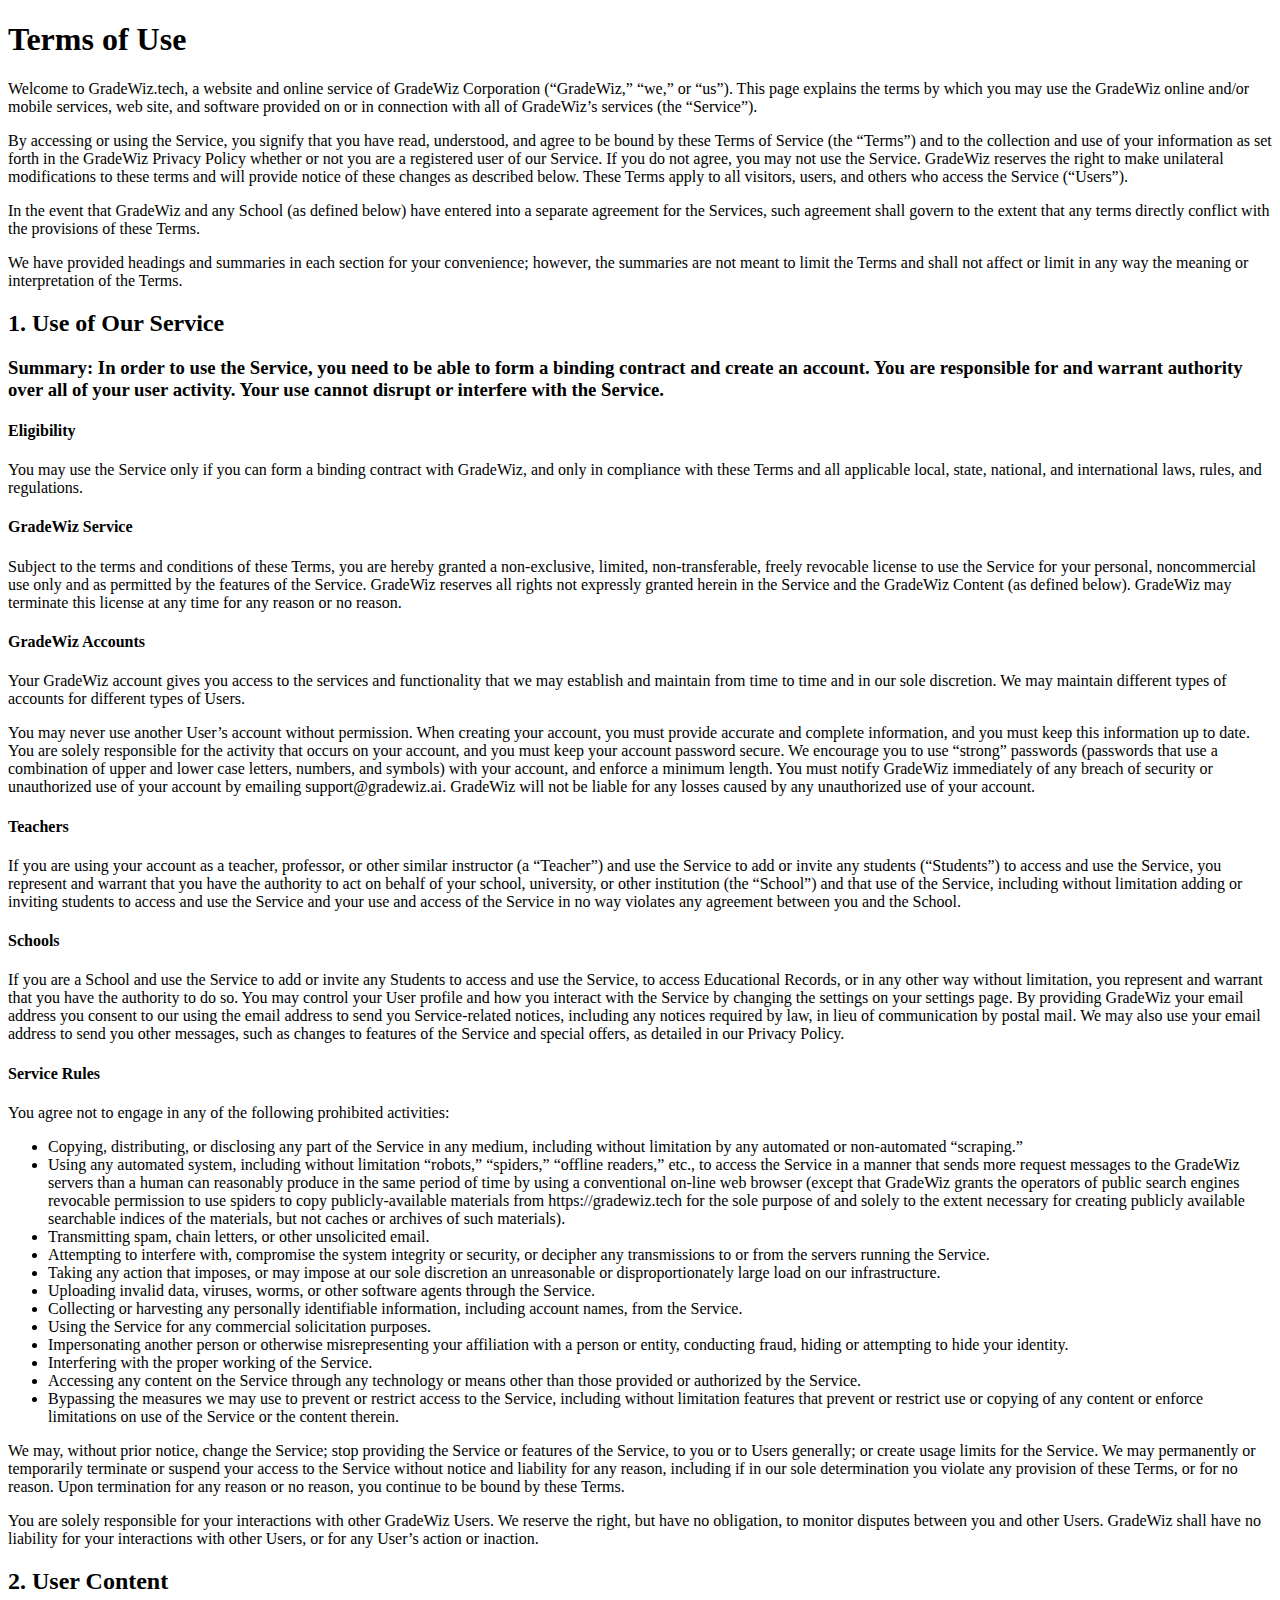
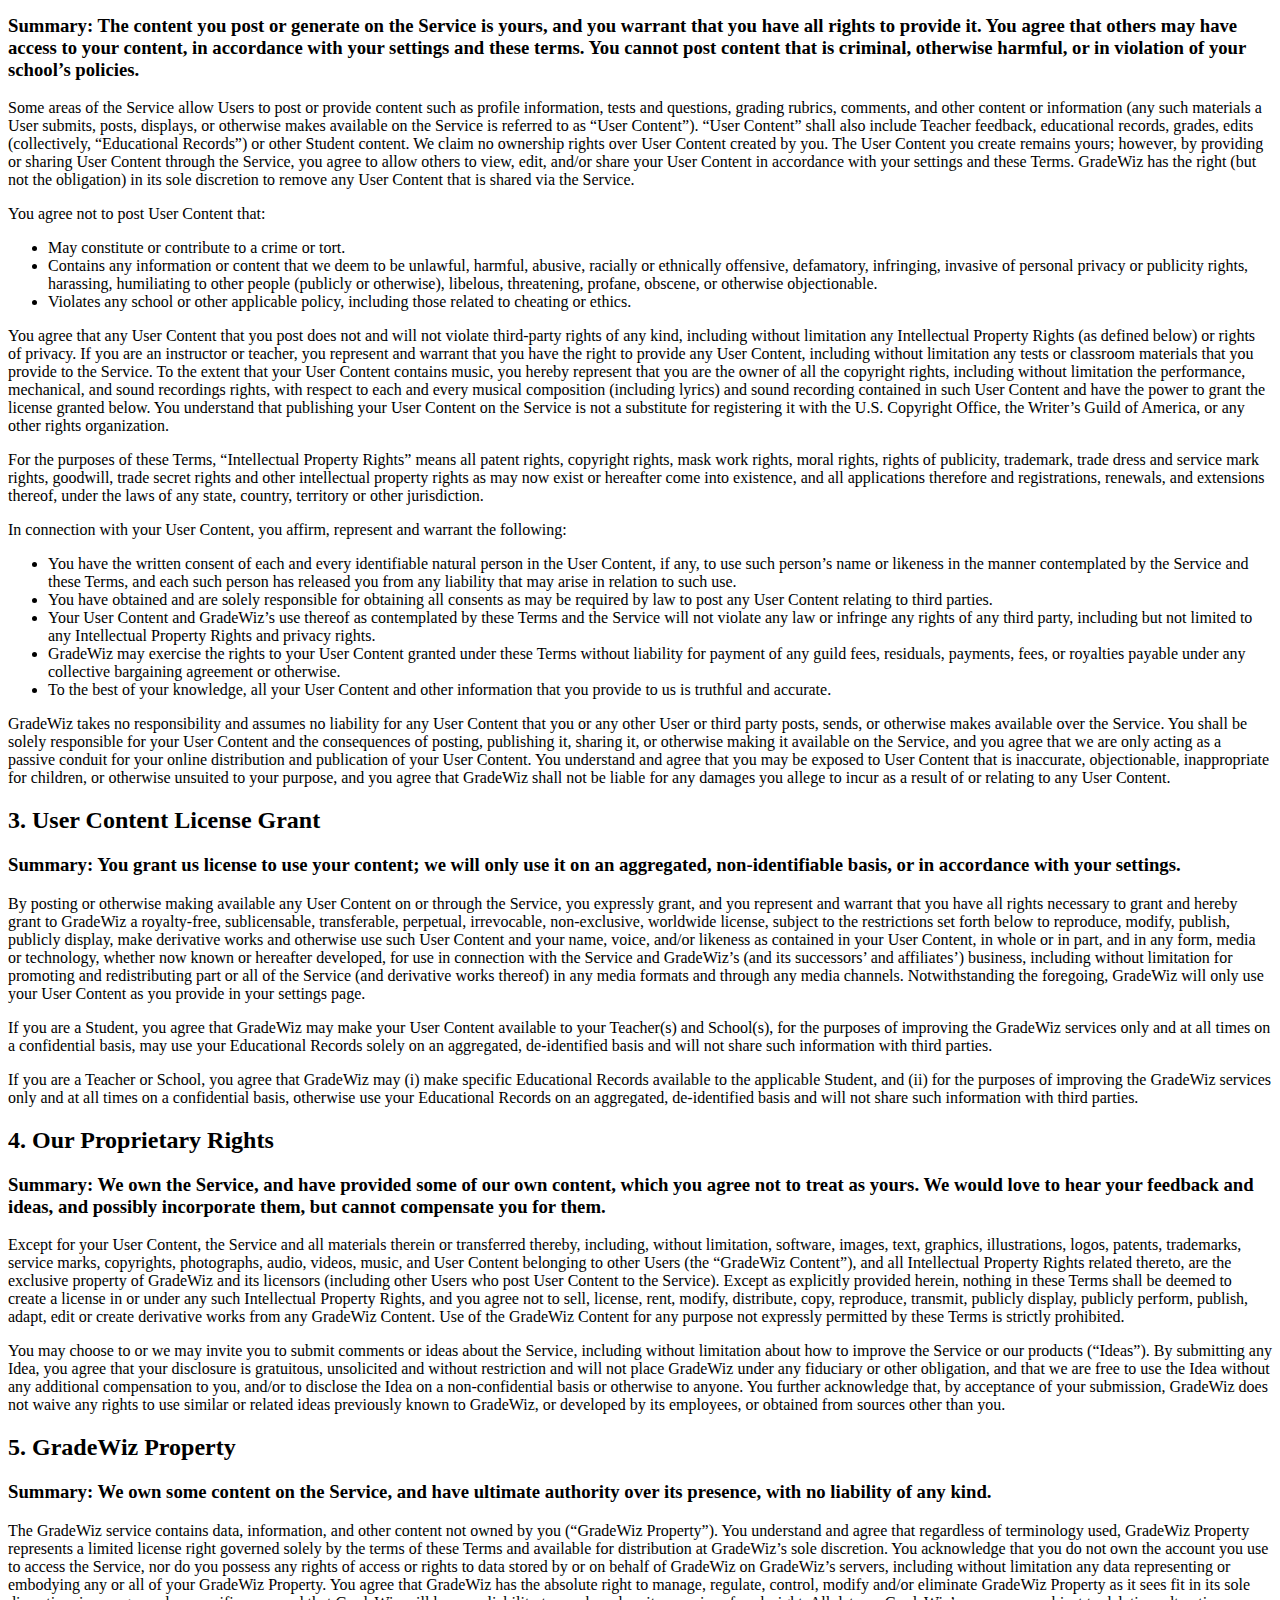
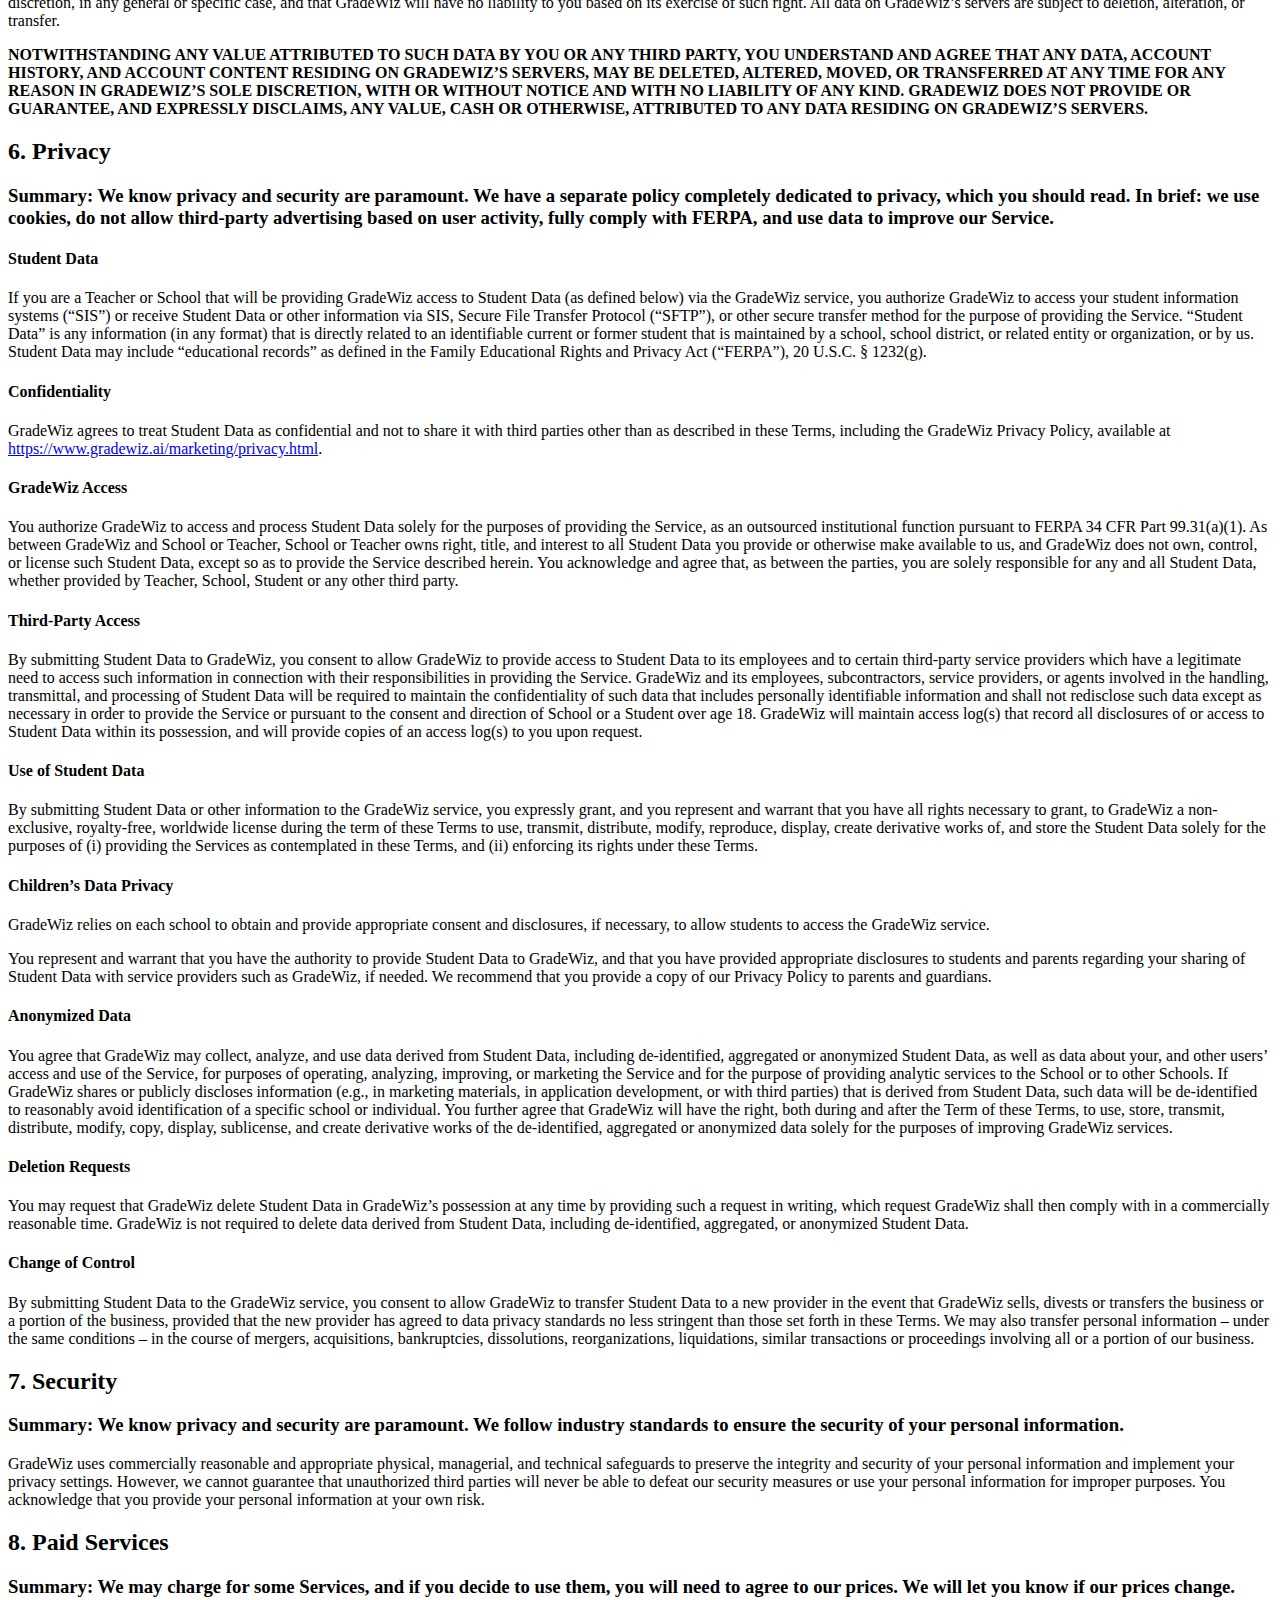
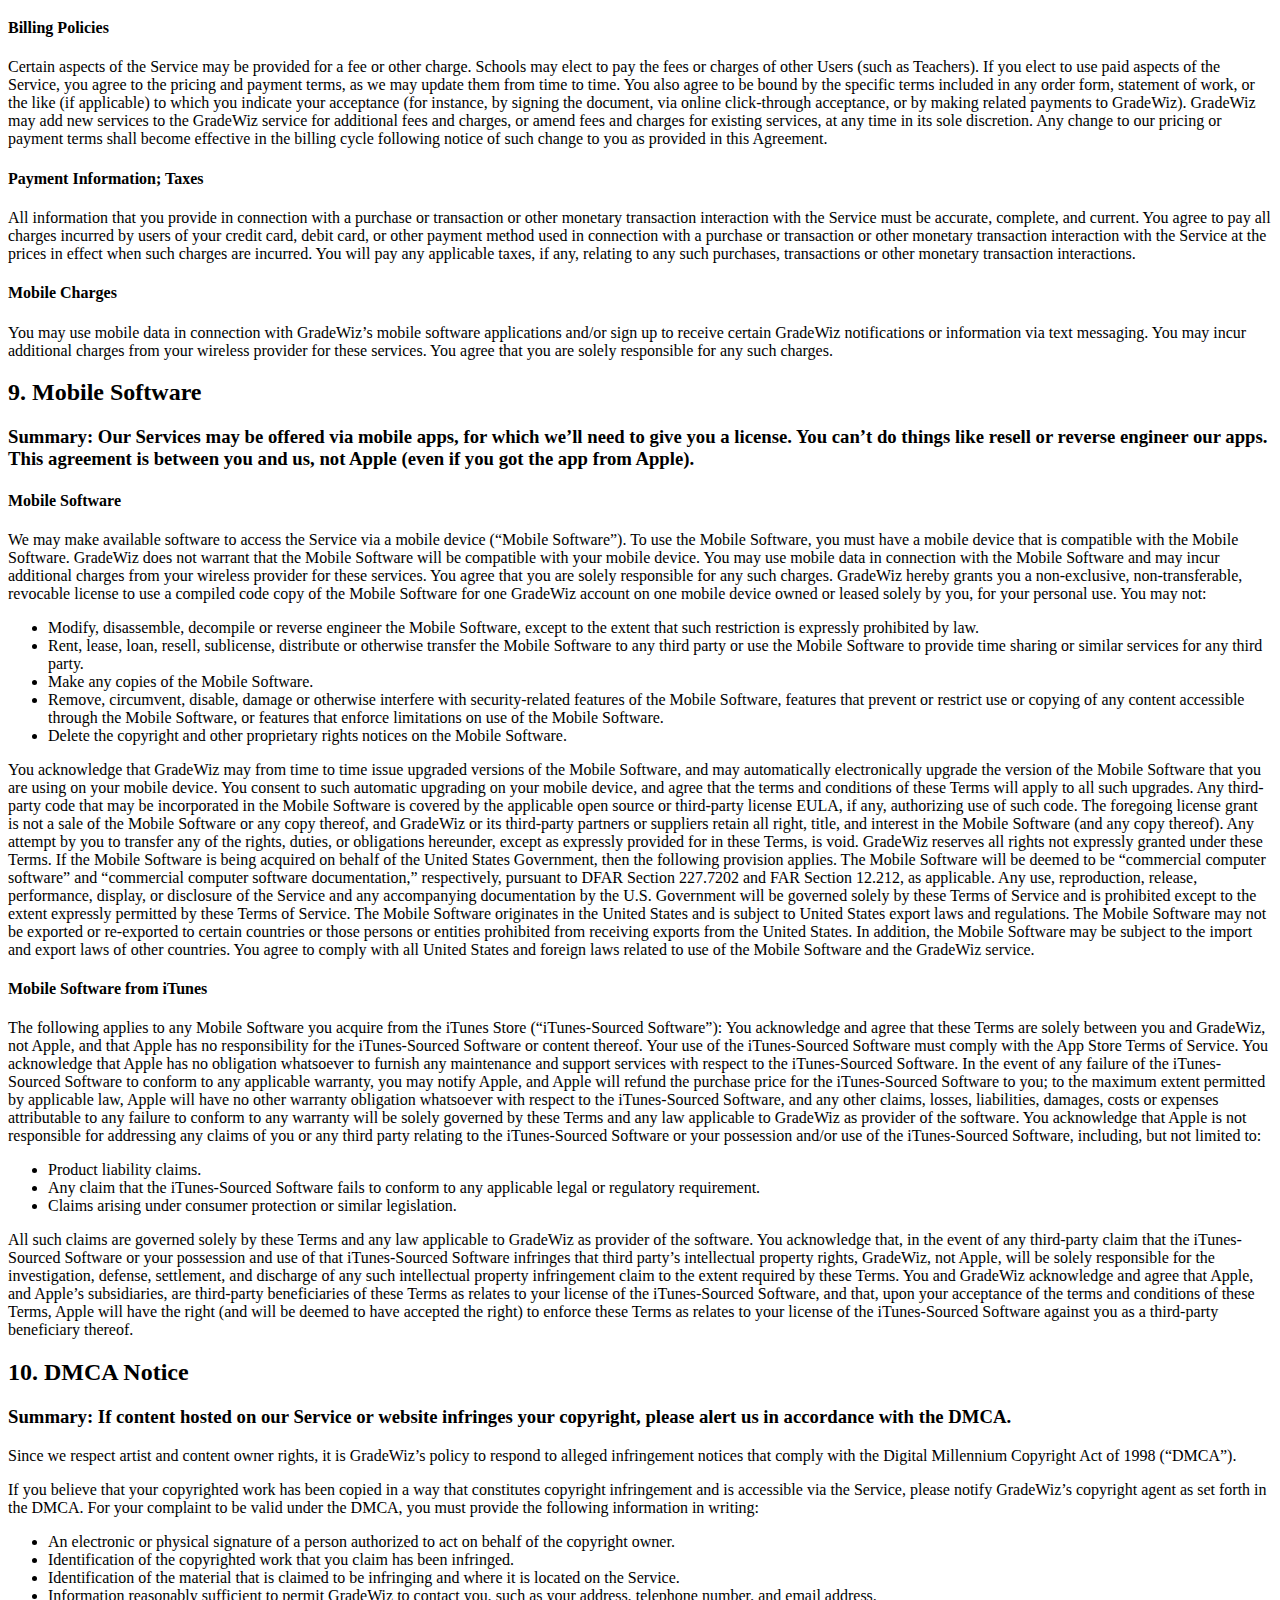
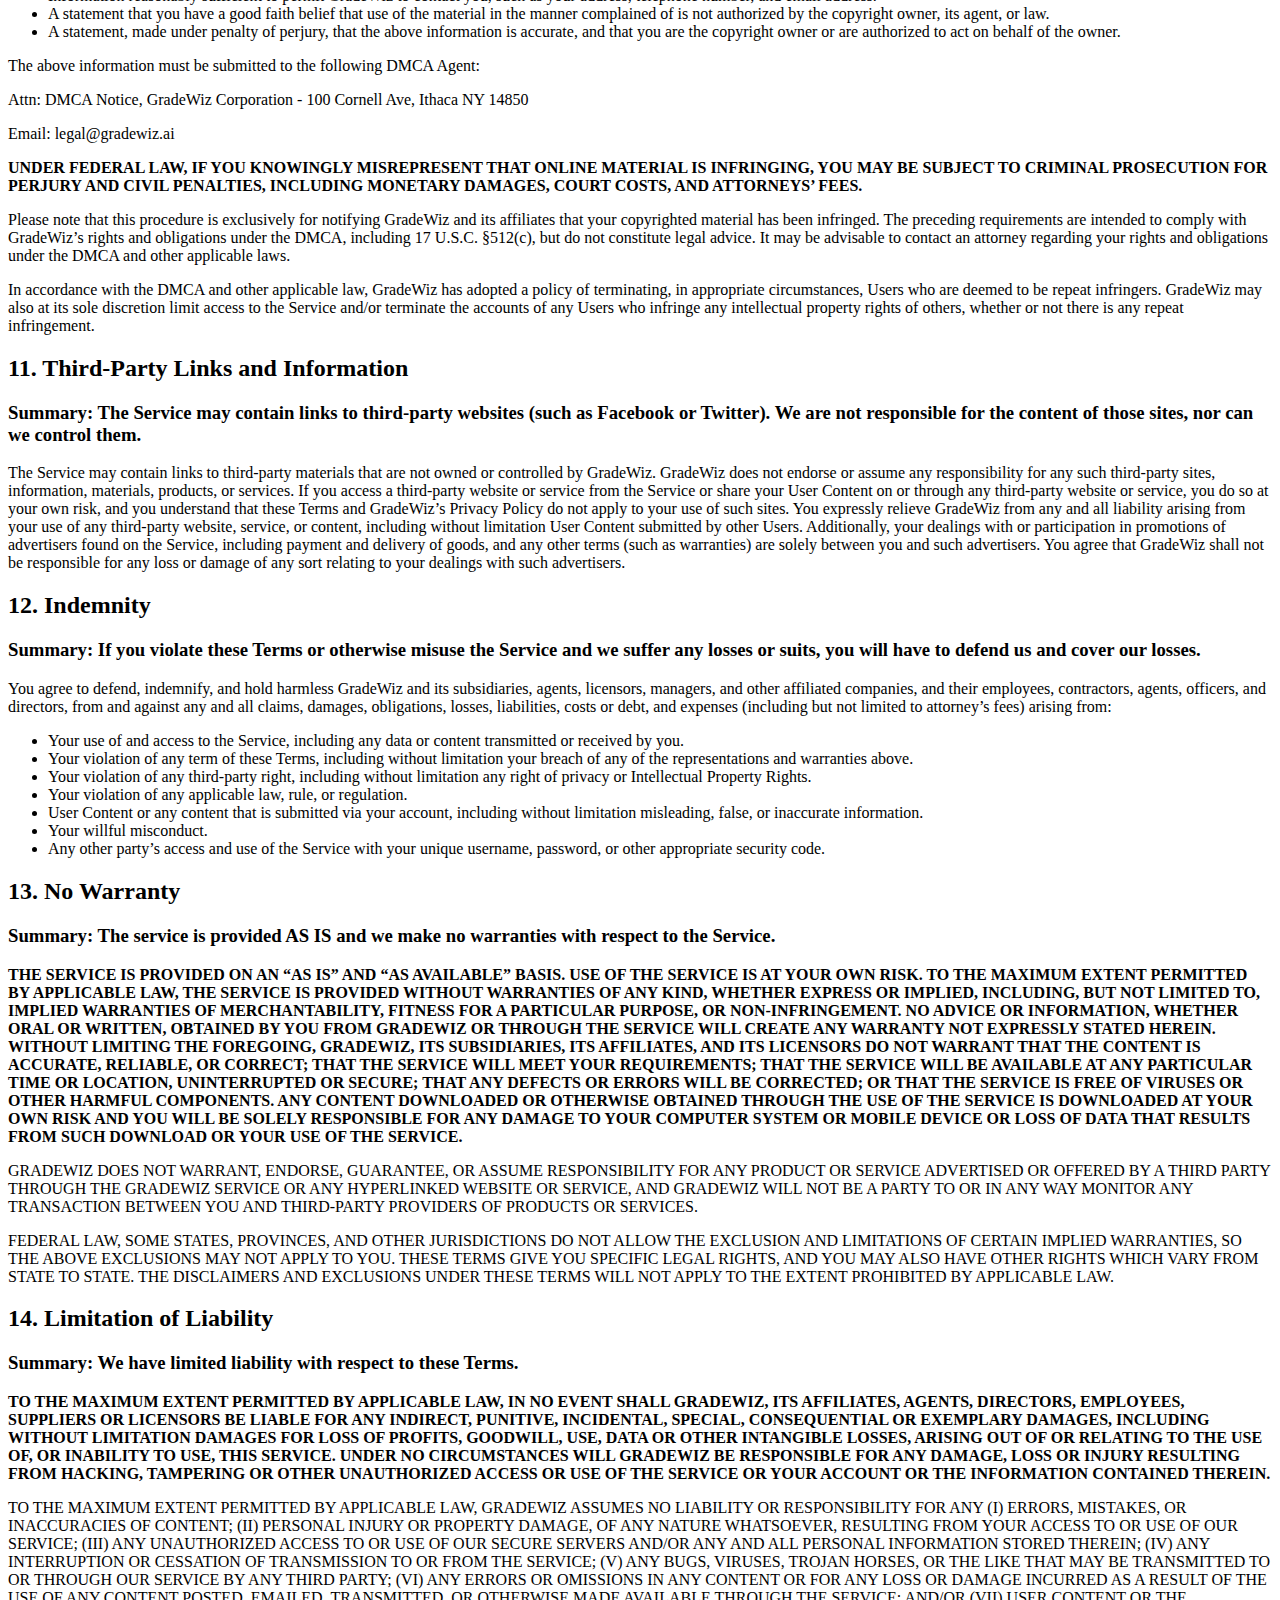
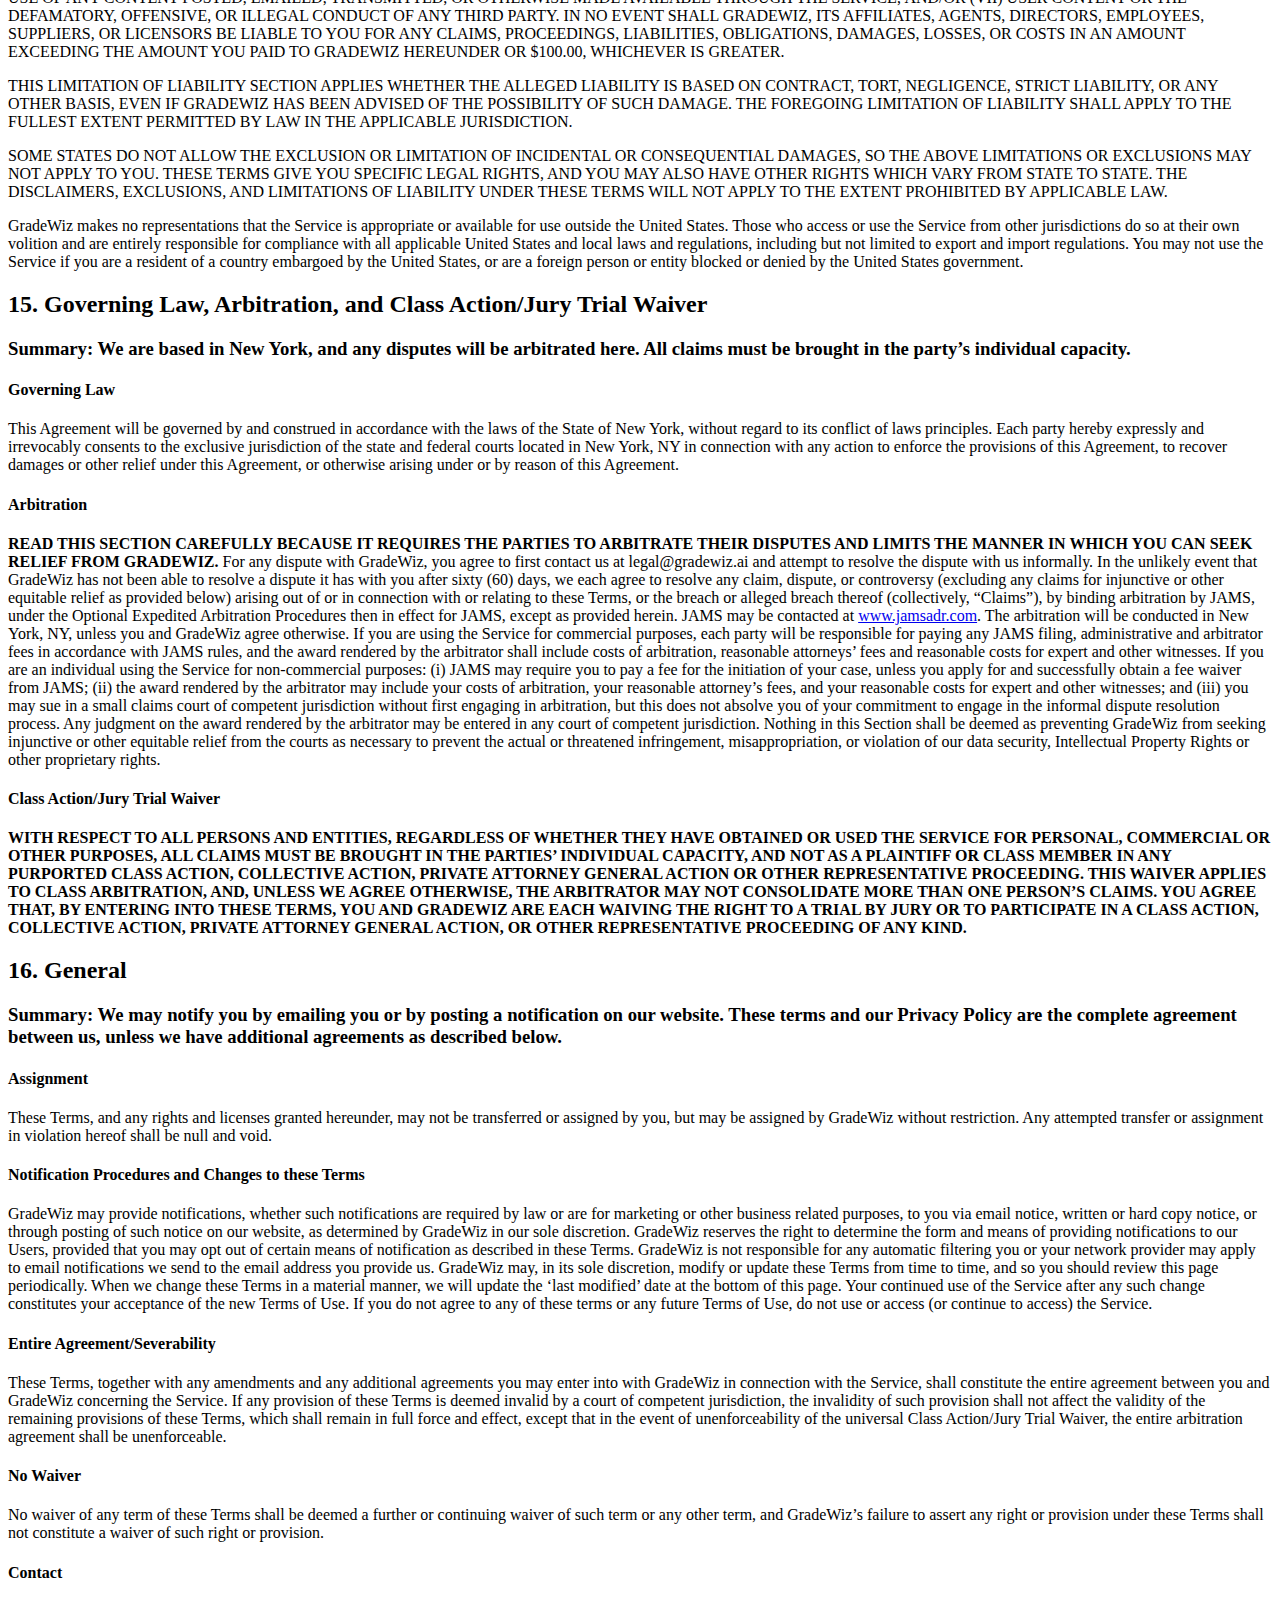
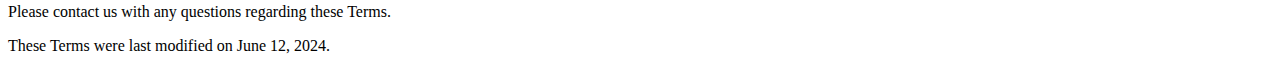
<file: terms.html>
<!DOCTYPE html>
<html lang="en">

<head>
    <meta charset="UTF-8">
    <meta name="viewport" content="width=device-width, initial-scale=1.0">
    <title>GradeWiz Terms of Use</title>
    <script id="vtag-ai-js" async src="https://r2.leadsy.ai/tag.js" data-pid="pAgzHzeLOIQQ4bxv"
            data-version="062024"></script>
</head>

<body>
<h1>Terms of Use</h1>
<p>Welcome to GradeWiz.tech, a website and online service of GradeWiz Corporation (“GradeWiz,” “we,” or “us”). This
    page
    explains the terms by which you may use the GradeWiz online and/or mobile services, web site, and software
    provided
    on or in connection with all of GradeWiz’s services (the “Service”).</p>
<p>By accessing or using the Service, you signify that you have read, understood, and agree to be bound by these
    Terms
    of Service (the “Terms”) and to the collection and use of your information as set forth in the GradeWiz Privacy
    Policy whether or not you are a registered user of our Service. If you do not agree, you may not use the
    Service.
    GradeWiz reserves the right to make unilateral modifications to these terms and will provide notice of these
    changes
    as described below. These Terms apply to all visitors, users, and others who access the Service (“Users”).</p>
<p>In the event that GradeWiz and any School (as defined below) have entered into a separate agreement for the
    Services,
    such agreement shall govern to the extent that any terms directly conflict with the provisions of these Terms.
</p>
<p>We have provided headings and summaries in each section for your convenience; however, the summaries are not
    meant to
    limit the Terms and shall not affect or limit in any way the meaning or interpretation of the Terms.</p>

<h2>1. Use of Our Service</h2>
<h3>Summary: In order to use the Service, you need to be able to form a binding contract and create an account. You
    are
    responsible for and warrant authority over all of your user activity. Your use cannot disrupt or interfere with
    the
    Service.</h3>

<h4>Eligibility</h4>
<p>You may use the Service only if you can form a binding contract with GradeWiz, and only in compliance with these
    Terms and all applicable local, state, national, and international laws, rules, and regulations.</p>

<h4>GradeWiz Service</h4>
<p>Subject to the terms and conditions of these Terms, you are hereby granted a non-exclusive, limited,
    non-transferable, freely revocable license to use the Service for your personal, noncommercial use only and as
    permitted by the features of the Service. GradeWiz reserves all rights not expressly granted herein in the
    Service
    and the GradeWiz Content (as defined below). GradeWiz may terminate this license at any time for any reason or
    no
    reason.</p>

<h4>GradeWiz Accounts</h4>
<p>Your GradeWiz account gives you access to the services and functionality that we may establish and maintain from
    time
    to time and in our sole discretion. We may maintain different types of accounts for different types of Users.
</p>
<p>You may never use another User’s account without permission. When creating your account, you must provide
    accurate
    and complete information, and you must keep this information up to date. You are solely responsible for the
    activity
    that occurs on your account, and you must keep your account password secure. We encourage you to use “strong”
    passwords (passwords that use a combination of upper and lower case letters, numbers, and symbols) with your
    account, and enforce a minimum length. You must notify GradeWiz immediately of any breach of security or
    unauthorized use of your account by emailing support@gradewiz.ai. GradeWiz will not be liable for any losses
    caused by any unauthorized use of your account.</p>

<h4>Teachers</h4>
<p>If you are using your account as a teacher, professor, or other similar instructor (a “Teacher”) and use the
    Service
    to add or invite any students (“Students”) to access and use the Service, you represent and warrant that you
    have
    the authority to act on behalf of your school, university, or other institution (the “School”) and that use of
    the
    Service, including without limitation adding or inviting students to access and use the Service and your use and
    access of the Service in no way violates any agreement between you and the School.</p>

<h4>Schools</h4>
<p>If you are a School and use the Service to add or invite any Students to access and use the Service, to access
    Educational Records, or in any other way without limitation, you represent and warrant that you have the
    authority
    to do so. You may control your User profile and how you interact with the Service by changing the settings on
    your
    settings page. By providing GradeWiz your email address you consent to our using the email address to send you
    Service-related notices, including any notices required by law, in lieu of communication by postal mail. We may
    also
    use your email address to send you other messages, such as changes to features of the Service and special
    offers, as
    detailed in our Privacy Policy.</p>

<h4>Service Rules</h4>
<p>You agree not to engage in any of the following prohibited activities:</p>
<ul>
    <li>Copying, distributing, or disclosing any part of the Service in any medium, including without limitation by
        any
        automated or non-automated “scraping.”
    </li>
    <li>Using any automated system, including without limitation “robots,” “spiders,” “offline readers,” etc., to
        access
        the Service in a manner that sends more request messages to the GradeWiz servers than a human can reasonably
        produce in the same period of time by using a conventional on-line web browser (except that GradeWiz grants
        the
        operators of public search engines revocable permission to use spiders to copy publicly-available materials
        from
        https://gradewiz.tech for the sole purpose of and solely to the extent necessary for creating publicly
        available
        searchable indices of the materials, but not caches or archives of such materials).
    </li>
    <li>Transmitting spam, chain letters, or other unsolicited email.</li>
    <li>Attempting to interfere with, compromise the system integrity or security, or decipher any transmissions to
        or
        from the servers running the Service.
    </li>
    <li>Taking any action that imposes, or may impose at our sole discretion an unreasonable or disproportionately
        large
        load on our infrastructure.
    </li>
    <li>Uploading invalid data, viruses, worms, or other software agents through the Service.</li>
    <li>Collecting or harvesting any personally identifiable information, including account names, from the Service.
    </li>
    <li>Using the Service for any commercial solicitation purposes.</li>
    <li>Impersonating another person or otherwise misrepresenting your affiliation with a person or entity,
        conducting
        fraud, hiding or attempting to hide your identity.
    </li>
    <li>Interfering with the proper working of the Service.</li>
    <li>Accessing any content on the Service through any technology or means other than those provided or authorized
        by
        the Service.
    </li>
    <li>Bypassing the measures we may use to prevent or restrict access to the Service, including without limitation
        features that prevent or restrict use or copying of any content or enforce limitations on use of the Service
        or
        the content therein.
    </li>
</ul>
<p>We may, without prior notice, change the Service; stop providing the Service or features of the Service, to you
    or to
    Users generally; or create usage limits for the Service. We may permanently or temporarily terminate or suspend
    your
    access to the Service without notice and liability for any reason, including if in our sole determination you
    violate any provision of these Terms, or for no reason. Upon termination for any reason or no reason, you
    continue
    to be bound by these Terms.</p>
<p>You are solely responsible for your interactions with other GradeWiz Users. We reserve the right, but have no
    obligation, to monitor disputes between you and other Users. GradeWiz shall have no liability for your
    interactions
    with other Users, or for any User’s action or inaction.</p>

<h2>2. User Content</h2>
<h3>Summary: The content you post or generate on the Service is yours, and you warrant that you have all rights to
    provide it. You agree that others may have access to your content, in accordance with your settings and these
    terms.
    You cannot post content that is criminal, otherwise harmful, or in violation of your school’s policies.</h3>
<p>Some areas of the Service allow Users to post or provide content such as profile information, tests and
    questions,
    grading rubrics, comments, and other content or information (any such materials a User submits, posts, displays,
    or
    otherwise makes available on the Service is referred to as “User Content”). “User Content” shall also include
    Teacher feedback, educational records, grades, edits (collectively, “Educational Records”) or other Student
    content.
    We claim no ownership rights over User Content created by you. The User Content you create remains yours;
    however,
    by providing or sharing User Content through the Service, you agree to allow others to view, edit, and/or share
    your
    User Content in accordance with your settings and these Terms. GradeWiz has the right (but not the obligation)
    in
    its sole discretion to remove any User Content that is shared via the Service.</p>
<p>You agree not to post User Content that:</p>
<ul>
    <li>May constitute or contribute to a crime or tort.</li>
    <li>Contains any information or content that we deem to be unlawful, harmful, abusive, racially or ethnically
        offensive, defamatory, infringing, invasive of personal privacy or publicity rights, harassing, humiliating
        to
        other people (publicly or otherwise), libelous, threatening, profane, obscene, or otherwise objectionable.
    </li>
    <li>Violates any school or other applicable policy, including those related to cheating or ethics.</li>
</ul>
<p>You agree that any User Content that you post does not and will not violate third-party rights of any kind,
    including
    without limitation any Intellectual Property Rights (as defined below) or rights of privacy. If you are an
    instructor or teacher, you represent and warrant that you have the right to provide any User Content, including
    without limitation any tests or classroom materials that you provide to the Service. To the extent that your
    User
    Content contains music, you hereby represent that you are the owner of all the copyright rights, including
    without
    limitation the performance, mechanical, and sound recordings rights, with respect to each and every musical
    composition (including lyrics) and sound recording contained in such User Content and have the power to grant
    the
    license granted below. You understand that publishing your User Content on the Service is not a substitute for
    registering it with the U.S. Copyright Office, the Writer’s Guild of America, or any other rights organization.
</p>
<p>For the purposes of these Terms, “Intellectual Property Rights” means all patent rights, copyright rights, mask
    work
    rights, moral rights, rights of publicity, trademark, trade dress and service mark rights, goodwill, trade
    secret
    rights and other intellectual property rights as may now exist or hereafter come into existence, and all
    applications therefore and registrations, renewals, and extensions thereof, under the laws of any state,
    country,
    territory or other jurisdiction.</p>
<p>In connection with your User Content, you affirm, represent and warrant the following:</p>
<ul>
    <li>You have the written consent of each and every identifiable natural person in the User Content, if any, to
        use
        such person’s name or likeness in the manner contemplated by the Service and these Terms, and each such
        person
        has released you from any liability that may arise in relation to such use.
    </li>
    <li>You have obtained and are solely responsible for obtaining all consents as may be required by law to post
        any
        User Content relating to third parties.
    </li>
    <li>Your User Content and GradeWiz’s use thereof as contemplated by these Terms and the Service will not violate
        any
        law or infringe any rights of any third party, including but not limited to any Intellectual Property Rights
        and
        privacy rights.
    </li>
    <li>GradeWiz may exercise the rights to your User Content granted under these Terms without liability for
        payment of
        any guild fees, residuals, payments, fees, or royalties payable under any collective bargaining agreement or
        otherwise.
    </li>
    <li>To the best of your knowledge, all your User Content and other information that you provide to us is
        truthful
        and accurate.
    </li>
</ul>
<p>GradeWiz takes no responsibility and assumes no liability for any User Content that you or any other User or
    third
    party posts, sends, or otherwise makes available over the Service. You shall be solely responsible for your User
    Content and the consequences of posting, publishing it, sharing it, or otherwise making it available on the
    Service,
    and you agree that we are only acting as a passive conduit for your online distribution and publication of your
    User
    Content. You understand and agree that you may be exposed to User Content that is inaccurate, objectionable,
    inappropriate for children, or otherwise unsuited to your purpose, and you agree that GradeWiz shall not be
    liable
    for any damages you allege to incur as a result of or relating to any User Content.</p>

<h2>3. User Content License Grant</h2>
<h3>Summary: You grant us license to use your content; we will only use it on an aggregated, non-identifiable basis,
    or
    in accordance with your settings.</h3>
<p>By posting or otherwise making available any User Content on or through the Service, you expressly grant, and you
    represent and warrant that you have all rights necessary to grant and hereby grant to GradeWiz a royalty-free,
    sublicensable, transferable, perpetual, irrevocable, non-exclusive, worldwide license, subject to the
    restrictions
    set forth below to reproduce, modify, publish, publicly display, make derivative works and otherwise use such
    User
    Content and your name, voice, and/or likeness as contained in your User Content, in whole or in part, and in any
    form, media or technology, whether now known or hereafter developed, for use in connection with the Service and
    GradeWiz’s (and its successors’ and affiliates’) business, including without limitation for promoting and
    redistributing part or all of the Service (and derivative works thereof) in any media formats and through any
    media
    channels. Notwithstanding the foregoing, GradeWiz will only use your User Content as you provide in your
    settings
    page.</p>
<p>If you are a Student, you agree that GradeWiz may make your User Content available to your Teacher(s) and
    School(s),
    for the purposes of improving the GradeWiz services only and at all times on a confidential basis, may use your
    Educational Records solely on an aggregated, de-identified basis and will not share such information with third
    parties.</p>
<p>If you are a Teacher or School, you agree that GradeWiz may (i) make specific Educational Records available to
    the
    applicable Student, and (ii) for the purposes of improving the GradeWiz services only and at all times on a
    confidential basis, otherwise use your Educational Records on an aggregated, de-identified basis and will not
    share
    such information with third parties.</p>

<h2>4. Our Proprietary Rights</h2>
<h3>Summary: We own the Service, and have provided some of our own content, which you agree not to treat as yours.
    We
    would love to hear your feedback and ideas, and possibly incorporate them, but cannot compensate you for them.
</h3>
<p>Except for your User Content, the Service and all materials therein or transferred thereby, including, without
    limitation, software, images, text, graphics, illustrations, logos, patents, trademarks, service marks,
    copyrights,
    photographs, audio, videos, music, and User Content belonging to other Users (the “GradeWiz Content”), and all
    Intellectual Property Rights related thereto, are the exclusive property of GradeWiz and its licensors
    (including
    other Users who post User Content to the Service). Except as explicitly provided herein, nothing in these Terms
    shall be deemed to create a license in or under any such Intellectual Property Rights, and you agree not to
    sell,
    license, rent, modify, distribute, copy, reproduce, transmit, publicly display, publicly perform, publish,
    adapt,
    edit or create derivative works from any GradeWiz Content. Use of the GradeWiz Content for any purpose not
    expressly
    permitted by these Terms is strictly prohibited.</p>
<p>You may choose to or we may invite you to submit comments or ideas about the Service, including without
    limitation
    about how to improve the Service or our products (“Ideas”). By submitting any Idea, you agree that your
    disclosure
    is gratuitous, unsolicited and without restriction and will not place GradeWiz under any fiduciary or other
    obligation, and that we are free to use the Idea without any additional compensation to you, and/or to disclose
    the
    Idea on a non-confidential basis or otherwise to anyone. You further acknowledge that, by acceptance of your
    submission, GradeWiz does not waive any rights to use similar or related ideas previously known to GradeWiz, or
    developed by its employees, or obtained from sources other than you.</p>

<h2>5. GradeWiz Property</h2>
<h3>Summary: We own some content on the Service, and have ultimate authority over its presence, with no liability of
    any
    kind.</h3>
<p>The GradeWiz service contains data, information, and other content not owned by you (“GradeWiz Property”). You
    understand and agree that regardless of terminology used, GradeWiz Property represents a limited license right
    governed solely by the terms of these Terms and available for distribution at GradeWiz’s sole discretion. You
    acknowledge that you do not own the account you use to access the Service, nor do you possess any rights of
    access
    or rights to data stored by or on behalf of GradeWiz on GradeWiz’s servers, including without limitation any
    data
    representing or embodying any or all of your GradeWiz Property. You agree that GradeWiz has the absolute right
    to
    manage, regulate, control, modify and/or eliminate GradeWiz Property as it sees fit in its sole discretion, in
    any
    general or specific case, and that GradeWiz will have no liability to you based on its exercise of such right.
    All
    data on GradeWiz’s servers are subject to deletion, alteration, or transfer.</p>
<p><strong>NOTWITHSTANDING ANY VALUE ATTRIBUTED TO SUCH DATA BY YOU OR ANY THIRD PARTY, YOU UNDERSTAND AND AGREE
    THAT
    ANY DATA, ACCOUNT HISTORY, AND ACCOUNT CONTENT RESIDING ON GRADEWIZ’S SERVERS, MAY BE DELETED, ALTERED,
    MOVED, OR
    TRANSFERRED AT ANY TIME FOR ANY REASON IN GRADEWIZ’S SOLE DISCRETION, WITH OR WITHOUT NOTICE AND WITH NO
    LIABILITY
    OF ANY KIND. GRADEWIZ DOES NOT PROVIDE OR GUARANTEE, AND EXPRESSLY DISCLAIMS, ANY VALUE, CASH OR OTHERWISE,
    ATTRIBUTED TO ANY DATA RESIDING ON GRADEWIZ’S SERVERS.</strong></p>

<h2>6. Privacy</h2>
<h3>Summary: We know privacy and security are paramount. We have a separate policy completely dedicated to privacy,
    which you should read. In brief: we use cookies, do not allow third-party advertising based on user activity,
    fully
    comply with FERPA, and use data to improve our Service.</h3>

<h4>Student Data</h4>
<p>If you are a Teacher or School that will be providing GradeWiz access to Student Data (as defined below) via the
    GradeWiz service, you authorize GradeWiz to access your student information systems (“SIS”) or receive Student
    Data
    or other information via SIS, Secure File Transfer Protocol (“SFTP”), or other secure transfer method for the
    purpose of providing the Service. “Student Data” is any information (in any format) that is directly related to
    an
    identifiable current or former student that is maintained by a school, school district, or related entity or
    organization, or by us. Student Data may include “educational records” as defined in the Family Educational
    Rights
    and Privacy Act (“FERPA”), 20 U.S.C. § 1232(g).</p>

<h4>Confidentiality</h4>
<p>GradeWiz agrees to treat Student Data as confidential and not to share it with third parties other than as
    described
    in these Terms, including the GradeWiz Privacy Policy, available at <a
            href="https://www.gradewiz.ai/marketing/privacy.html">https://www.gradewiz.ai/marketing/privacy.html</a>.
</p>

<h4>GradeWiz Access</h4>
<p>You authorize GradeWiz to access and process Student Data solely for the purposes of providing the Service, as an
    outsourced institutional function pursuant to FERPA 34 CFR Part 99.31(a)(1). As between GradeWiz and School or
    Teacher, School or Teacher owns right, title, and interest to all Student Data you provide or otherwise make
    available to us, and GradeWiz does not own, control, or license such Student Data, except so as to provide the
    Service described herein. You acknowledge and agree that, as between the parties, you are solely responsible for
    any
    and all Student Data, whether provided by Teacher, School, Student or any other third party.</p>

<h4>Third-Party Access</h4>
<p>By submitting Student Data to GradeWiz, you consent to allow GradeWiz to provide access to Student Data to its
    employees and to certain third-party service providers which have a legitimate need to access such information
    in
    connection with their responsibilities in providing the Service. GradeWiz and its employees, subcontractors,
    service
    providers, or agents involved in the handling, transmittal, and processing of Student Data will be required to
    maintain the confidentiality of such data that includes personally identifiable information and shall not
    redisclose
    such data except as necessary in order to provide the Service or pursuant to the consent and direction of School
    or
    a Student over age 18. GradeWiz will maintain access log(s) that record all disclosures of or access to Student
    Data
    within its possession, and will provide copies of an access log(s) to you upon request.</p>

<h4>Use of Student Data</h4>
<p>By submitting Student Data or other information to the GradeWiz service, you expressly grant, and you represent
    and
    warrant that you have all rights necessary to grant, to GradeWiz a non-exclusive, royalty-free, worldwide
    license
    during the term of these Terms to use, transmit, distribute, modify, reproduce, display, create derivative works
    of,
    and store the Student Data solely for the purposes of (i) providing the Services as contemplated in these Terms,
    and
    (ii) enforcing its rights under these Terms.</p>

<h4>Children’s Data Privacy</h4>
<p>GradeWiz relies on each school to obtain and provide appropriate consent and disclosures, if necessary, to allow
    students to access the GradeWiz service.</p>
<p>You represent and warrant that you have the authority to provide Student Data to GradeWiz, and that you have
    provided
    appropriate disclosures to students and parents regarding your sharing of Student Data with service providers
    such
    as GradeWiz, if needed. We recommend that you provide a copy of our Privacy Policy to parents and guardians.</p>

<h4>Anonymized Data</h4>
<p>You agree that GradeWiz may collect, analyze, and use data derived from Student Data, including de-identified,
    aggregated or anonymized Student Data, as well as data about your, and other users’ access and use of the
    Service,
    for purposes of operating, analyzing, improving, or marketing the Service and for the purpose of providing
    analytic
    services to the School or to other Schools. If GradeWiz shares or publicly discloses information (e.g., in
    marketing
    materials, in application development, or with third parties) that is derived from Student Data, such data will
    be
    de-identified to reasonably avoid identification of a specific school or individual. You further agree that
    GradeWiz
    will have the right, both during and after the Term of these Terms, to use, store, transmit, distribute, modify,
    copy, display, sublicense, and create derivative works of the de-identified, aggregated or anonymized data
    solely
    for the purposes of improving GradeWiz services.</p>

<h4>Deletion Requests</h4>
<p>You may request that GradeWiz delete Student Data in GradeWiz’s possession at any time by providing such a
    request in
    writing, which request GradeWiz shall then comply with in a commercially reasonable time. GradeWiz is not
    required
    to delete data derived from Student Data, including de-identified, aggregated, or anonymized Student Data.</p>

<h4>Change of Control</h4>
<p>By submitting Student Data to the GradeWiz service, you consent to allow GradeWiz to transfer Student Data to a
    new
    provider in the event that GradeWiz sells, divests or transfers the business or a portion of the business,
    provided
    that the new provider has agreed to data privacy standards no less stringent than those set forth in these
    Terms. We
    may also transfer personal information – under the same conditions – in the course of mergers, acquisitions,
    bankruptcies, dissolutions, reorganizations, liquidations, similar transactions or proceedings involving all or
    a
    portion of our business.</p>

<h2>7. Security</h2>
<h3>Summary: We know privacy and security are paramount. We follow industry standards to ensure the security of your
    personal information.</h3>
<p>GradeWiz uses commercially reasonable and appropriate physical, managerial, and technical safeguards to preserve
    the
    integrity and security of your personal information and implement your privacy settings. However, we cannot
    guarantee that unauthorized third parties will never be able to defeat our security measures or use your
    personal
    information for improper purposes. You acknowledge that you provide your personal information at your own risk.
</p>

<h2>8. Paid Services</h2>
<h3>Summary: We may charge for some Services, and if you decide to use them, you will need to agree to our prices.
    We
    will let you know if our prices change.</h3>

<h4>Billing Policies</h4>
<p>Certain aspects of the Service may be provided for a fee or other charge. Schools may elect to pay the fees or
    charges of other Users (such as Teachers). If you elect to use paid aspects of the Service, you agree to the
    pricing
    and payment terms, as we may update them from time to time. You also agree to be bound by the specific terms
    included in any order form, statement of work, or the like (if applicable) to which you indicate your acceptance
    (for instance, by signing the document, via online click-through acceptance, or by making related payments to
    GradeWiz). GradeWiz may add new services to the GradeWiz service for additional fees and charges, or amend fees
    and
    charges for existing services, at any time in its sole discretion. Any change to our pricing or payment terms
    shall
    become effective in the billing cycle following notice of such change to you as provided in this Agreement.</p>

<h4>Payment Information; Taxes</h4>
<p>All information that you provide in connection with a purchase or transaction or other monetary transaction
    interaction with the Service must be accurate, complete, and current. You agree to pay all charges incurred by
    users
    of your credit card, debit card, or other payment method used in connection with a purchase or transaction or
    other
    monetary transaction interaction with the Service at the prices in effect when such charges are incurred. You
    will
    pay any applicable taxes, if any, relating to any such purchases, transactions or other monetary transaction
    interactions.</p>

<h4>Mobile Charges</h4>
<p>You may use mobile data in connection with GradeWiz’s mobile software applications and/or sign up to receive
    certain
    GradeWiz notifications or information via text messaging. You may incur additional charges from your wireless
    provider for these services. You agree that you are solely responsible for any such charges.</p>

<h2>9. Mobile Software</h2>
<h3>Summary: Our Services may be offered via mobile apps, for which we’ll need to give you a license. You can’t do
    things like resell or reverse engineer our apps. This agreement is between you and us, not Apple (even if you
    got
    the app from Apple).</h3>

<h4>Mobile Software</h4>
<p>We may make available software to access the Service via a mobile device (“Mobile Software”). To use the Mobile
    Software, you must have a mobile device that is compatible with the Mobile Software. GradeWiz does not warrant
    that
    the Mobile Software will be compatible with your mobile device. You may use mobile data in connection with the
    Mobile Software and may incur additional charges from your wireless provider for these services. You agree that
    you
    are solely responsible for any such charges. GradeWiz hereby grants you a non-exclusive, non-transferable,
    revocable
    license to use a compiled code copy of the Mobile Software for one GradeWiz account on one mobile device owned
    or
    leased solely by you, for your personal use. You may not:</p>
<ul>
    <li>Modify, disassemble, decompile or reverse engineer the Mobile Software, except to the extent that such
        restriction is expressly prohibited by law.
    </li>
    <li>Rent, lease, loan, resell, sublicense, distribute or otherwise transfer the Mobile Software to any third
        party
        or use the Mobile Software to provide time sharing or similar services for any third party.
    </li>
    <li>Make any copies of the Mobile Software.</li>
    <li>Remove, circumvent, disable, damage or otherwise interfere with security-related features of the Mobile
        Software, features that prevent or restrict use or copying of any content accessible through the Mobile
        Software, or features that enforce limitations on use of the Mobile Software.
    </li>
    <li>Delete the copyright and other proprietary rights notices on the Mobile Software.</li>
</ul>
<p>You acknowledge that GradeWiz may from time to time issue upgraded versions of the Mobile Software, and may
    automatically electronically upgrade the version of the Mobile Software that you are using on your mobile
    device.
    You consent to such automatic upgrading on your mobile device, and agree that the terms and conditions of these
    Terms will apply to all such upgrades. Any third-party code that may be incorporated in the Mobile Software is
    covered by the applicable open source or third-party license EULA, if any, authorizing use of such code. The
    foregoing license grant is not a sale of the Mobile Software or any copy thereof, and GradeWiz or its
    third-party
    partners or suppliers retain all right, title, and interest in the Mobile Software (and any copy thereof). Any
    attempt by you to transfer any of the rights, duties, or obligations hereunder, except as expressly provided for
    in
    these Terms, is void. GradeWiz reserves all rights not expressly granted under these Terms. If the Mobile
    Software
    is being acquired on behalf of the United States Government, then the following provision applies. The Mobile
    Software will be deemed to be “commercial computer software” and “commercial computer software documentation,”
    respectively, pursuant to DFAR Section 227.7202 and FAR Section 12.212, as applicable. Any use, reproduction,
    release, performance, display, or disclosure of the Service and any accompanying documentation by the U.S.
    Government will be governed solely by these Terms of Service and is prohibited except to the extent expressly
    permitted by these Terms of Service. The Mobile Software originates in the United States and is subject to
    United
    States export laws and regulations. The Mobile Software may not be exported or re-exported to certain countries
    or
    those persons or entities prohibited from receiving exports from the United States. In addition, the Mobile
    Software
    may be subject to the import and export laws of other countries. You agree to comply with all United States and
    foreign laws related to use of the Mobile Software and the GradeWiz service.</p>

<h4>Mobile Software from iTunes</h4>
<p>The following applies to any Mobile Software you acquire from the iTunes Store (“iTunes-Sourced Software”): You
    acknowledge and agree that these Terms are solely between you and GradeWiz, not Apple, and that Apple has no
    responsibility for the iTunes-Sourced Software or content thereof. Your use of the iTunes-Sourced Software must
    comply with the App Store Terms of Service. You acknowledge that Apple has no obligation whatsoever to furnish
    any
    maintenance and support services with respect to the iTunes-Sourced Software. In the event of any failure of the
    iTunes-Sourced Software to conform to any applicable warranty, you may notify Apple, and Apple will refund the
    purchase price for the iTunes-Sourced Software to you; to the maximum extent permitted by applicable law, Apple
    will
    have no other warranty obligation whatsoever with respect to the iTunes-Sourced Software, and any other claims,
    losses, liabilities, damages, costs or expenses attributable to any failure to conform to any warranty will be
    solely governed by these Terms and any law applicable to GradeWiz as provider of the software. You acknowledge
    that
    Apple is not responsible for addressing any claims of you or any third party relating to the iTunes-Sourced
    Software
    or your possession and/or use of the iTunes-Sourced Software, including, but not limited to:</p>
<ul>
    <li>Product liability claims.</li>
    <li>Any claim that the iTunes-Sourced Software fails to conform to any applicable legal or regulatory
        requirement.
    </li>
    <li>Claims arising under consumer protection or similar legislation.</li>
</ul>
<p>All such claims are governed solely by these Terms and any law applicable to GradeWiz as provider of the
    software.
    You acknowledge that, in the event of any third-party claim that the iTunes-Sourced Software or your possession
    and
    use of that iTunes-Sourced Software infringes that third party’s intellectual property rights, GradeWiz, not
    Apple,
    will be solely responsible for the investigation, defense, settlement, and discharge of any such intellectual
    property infringement claim to the extent required by these Terms. You and GradeWiz acknowledge and agree that
    Apple, and Apple’s subsidiaries, are third-party beneficiaries of these Terms as relates to your license of the
    iTunes-Sourced Software, and that, upon your acceptance of the terms and conditions of these Terms, Apple will
    have
    the right (and will be deemed to have accepted the right) to enforce these Terms as relates to your license of
    the
    iTunes-Sourced Software against you as a third-party beneficiary thereof.</p>

<h2>10. DMCA Notice</h2>
<h3>Summary: If content hosted on our Service or website infringes your copyright, please alert us in accordance
    with
    the DMCA.</h3>
<p>Since we respect artist and content owner rights, it is GradeWiz’s policy to respond to alleged infringement
    notices
    that comply with the Digital Millennium Copyright Act of 1998 (“DMCA”).</p>
<p>If you believe that your copyrighted work has been copied in a way that constitutes copyright infringement and is
    accessible via the Service, please notify GradeWiz’s copyright agent as set forth in the DMCA. For your
    complaint to
    be valid under the DMCA, you must provide the following information in writing:</p>
<ul>
    <li>An electronic or physical signature of a person authorized to act on behalf of the copyright owner.</li>
    <li>Identification of the copyrighted work that you claim has been infringed.</li>
    <li>Identification of the material that is claimed to be infringing and where it is located on the Service.</li>
    <li>Information reasonably sufficient to permit GradeWiz to contact you, such as your address, telephone number,
        and
        email address.
    </li>
    <li>A statement that you have a good faith belief that use of the material in the manner complained of is not
        authorized by the copyright owner, its agent, or law.
    </li>
    <li>A statement, made under penalty of perjury, that the above information is accurate, and that you are the
        copyright owner or are authorized to act on behalf of the owner.
    </li>
</ul>
<p>The above information must be submitted to the following DMCA Agent:</p>
<p>Attn: DMCA Notice, GradeWiz Corporation - 100 Cornell Ave, Ithaca NY 14850</p>
<p>Email: legal@gradewiz.ai</p>
<p><strong>UNDER FEDERAL LAW, IF YOU KNOWINGLY MISREPRESENT THAT ONLINE MATERIAL IS INFRINGING, YOU MAY BE SUBJECT
    TO
    CRIMINAL PROSECUTION FOR PERJURY AND CIVIL PENALTIES, INCLUDING MONETARY DAMAGES, COURT COSTS, AND
    ATTORNEYS’
    FEES.</strong></p>
<p>Please note that this procedure is exclusively for notifying GradeWiz and its affiliates that your copyrighted
    material has been infringed. The preceding requirements are intended to comply with GradeWiz’s rights and
    obligations under the DMCA, including 17 U.S.C. §512(c), but do not constitute legal advice. It may be advisable
    to
    contact an attorney regarding your rights and obligations under the DMCA and other applicable laws.</p>
<p>In accordance with the DMCA and other applicable law, GradeWiz has adopted a policy of terminating, in
    appropriate
    circumstances, Users who are deemed to be repeat infringers. GradeWiz may also at its sole discretion limit
    access
    to the Service and/or terminate the accounts of any Users who infringe any intellectual property rights of
    others,
    whether or not there is any repeat infringement.</p>

<h2>11. Third-Party Links and Information</h2>
<h3>Summary: The Service may contain links to third-party websites (such as Facebook or Twitter). We are not
    responsible
    for the content of those sites, nor can we control them.</h3>
<p>The Service may contain links to third-party materials that are not owned or controlled by GradeWiz. GradeWiz
    does
    not endorse or assume any responsibility for any such third-party sites, information, materials, products, or
    services. If you access a third-party website or service from the Service or share your User Content on or
    through
    any third-party website or service, you do so at your own risk, and you understand that these Terms and
    GradeWiz’s
    Privacy Policy do not apply to your use of such sites. You expressly relieve GradeWiz from any and all liability
    arising from your use of any third-party website, service, or content, including without limitation User Content
    submitted by other Users. Additionally, your dealings with or participation in promotions of advertisers found
    on
    the Service, including payment and delivery of goods, and any other terms (such as warranties) are solely
    between
    you and such advertisers. You agree that GradeWiz shall not be responsible for any loss or damage of any sort
    relating to your dealings with such advertisers.</p>

<h2>12. Indemnity</h2>
<h3>Summary: If you violate these Terms or otherwise misuse the Service and we suffer any losses or suits, you will
    have
    to defend us and cover our losses.</h3>
<p>You agree to defend, indemnify, and hold harmless GradeWiz and its subsidiaries, agents, licensors, managers, and
    other affiliated companies, and their employees, contractors, agents, officers, and directors, from and against
    any
    and all claims, damages, obligations, losses, liabilities, costs or debt, and expenses (including but not
    limited to
    attorney’s fees) arising from:</p>
<ul>
    <li>Your use of and access to the Service, including any data or content transmitted or received by you.</li>
    <li>Your violation of any term of these Terms, including without limitation your breach of any of the
        representations and warranties above.
    </li>
    <li>Your violation of any third-party right, including without limitation any right of privacy or Intellectual
        Property Rights.
    </li>
    <li>Your violation of any applicable law, rule, or regulation.</li>
    <li>User Content or any content that is submitted via your account, including without limitation misleading,
        false,
        or inaccurate information.
    </li>
    <li>Your willful misconduct.</li>
    <li>Any other party’s access and use of the Service with your unique username, password, or other appropriate
        security code.
    </li>
</ul>

<h2>13. No Warranty</h2>
<h3>Summary: The service is provided AS IS and we make no warranties with respect to the Service.</h3>
<p><strong>THE SERVICE IS PROVIDED ON AN “AS IS” AND “AS AVAILABLE” BASIS. USE OF THE SERVICE IS AT YOUR OWN RISK.
    TO
    THE MAXIMUM EXTENT PERMITTED BY APPLICABLE LAW, THE SERVICE IS PROVIDED WITHOUT WARRANTIES OF ANY KIND,
    WHETHER
    EXPRESS OR IMPLIED, INCLUDING, BUT NOT LIMITED TO, IMPLIED WARRANTIES OF MERCHANTABILITY, FITNESS FOR A
    PARTICULAR
    PURPOSE, OR NON-INFRINGEMENT. NO ADVICE OR INFORMATION, WHETHER ORAL OR WRITTEN, OBTAINED BY YOU FROM
    GRADEWIZ OR
    THROUGH THE SERVICE WILL CREATE ANY WARRANTY NOT EXPRESSLY STATED HEREIN. WITHOUT LIMITING THE FOREGOING,
    GRADEWIZ,
    ITS SUBSIDIARIES, ITS AFFILIATES, AND ITS LICENSORS DO NOT WARRANT THAT THE CONTENT IS ACCURATE, RELIABLE,
    OR
    CORRECT; THAT THE SERVICE WILL MEET YOUR REQUIREMENTS; THAT THE SERVICE WILL BE AVAILABLE AT ANY PARTICULAR
    TIME OR
    LOCATION, UNINTERRUPTED OR SECURE; THAT ANY DEFECTS OR ERRORS WILL BE CORRECTED; OR THAT THE SERVICE IS FREE
    OF
    VIRUSES OR OTHER HARMFUL COMPONENTS. ANY CONTENT DOWNLOADED OR OTHERWISE OBTAINED THROUGH THE USE OF THE
    SERVICE IS
    DOWNLOADED AT YOUR OWN RISK AND YOU WILL BE SOLELY RESPONSIBLE FOR ANY DAMAGE TO YOUR COMPUTER SYSTEM OR
    MOBILE
    DEVICE OR LOSS OF DATA THAT RESULTS FROM SUCH DOWNLOAD OR YOUR USE OF THE SERVICE.</strong></p>
<p>GRADEWIZ DOES NOT WARRANT, ENDORSE, GUARANTEE, OR ASSUME RESPONSIBILITY FOR ANY PRODUCT OR SERVICE ADVERTISED OR
    OFFERED BY A THIRD PARTY THROUGH THE GRADEWIZ SERVICE OR ANY HYPERLINKED WEBSITE OR SERVICE, AND GRADEWIZ WILL
    NOT
    BE A PARTY TO OR IN ANY WAY MONITOR ANY TRANSACTION BETWEEN YOU AND THIRD-PARTY PROVIDERS OF PRODUCTS OR
    SERVICES.</p>
<p>FEDERAL LAW, SOME STATES, PROVINCES, AND OTHER JURISDICTIONS DO NOT ALLOW THE EXCLUSION AND LIMITATIONS OF
    CERTAIN
    IMPLIED WARRANTIES, SO THE ABOVE EXCLUSIONS MAY NOT APPLY TO YOU. THESE TERMS GIVE YOU SPECIFIC LEGAL RIGHTS,
    AND
    YOU MAY ALSO HAVE OTHER RIGHTS WHICH VARY FROM STATE TO STATE. THE DISCLAIMERS AND EXCLUSIONS UNDER THESE TERMS
    WILL
    NOT APPLY TO THE EXTENT PROHIBITED BY APPLICABLE LAW.</p>

<h2>14. Limitation of Liability</h2>
<h3>Summary: We have limited liability with respect to these Terms.</h3>
<p><strong>TO THE MAXIMUM EXTENT PERMITTED BY APPLICABLE LAW, IN NO EVENT SHALL GRADEWIZ, ITS AFFILIATES, AGENTS,
    DIRECTORS, EMPLOYEES, SUPPLIERS OR LICENSORS BE LIABLE FOR ANY INDIRECT, PUNITIVE, INCIDENTAL, SPECIAL,
    CONSEQUENTIAL OR EXEMPLARY DAMAGES, INCLUDING WITHOUT LIMITATION DAMAGES FOR LOSS OF PROFITS, GOODWILL, USE,
    DATA OR
    OTHER INTANGIBLE LOSSES, ARISING OUT OF OR RELATING TO THE USE OF, OR INABILITY TO USE, THIS SERVICE. UNDER
    NO
    CIRCUMSTANCES WILL GRADEWIZ BE RESPONSIBLE FOR ANY DAMAGE, LOSS OR INJURY RESULTING FROM HACKING, TAMPERING
    OR OTHER
    UNAUTHORIZED ACCESS OR USE OF THE SERVICE OR YOUR ACCOUNT OR THE INFORMATION CONTAINED THEREIN.</strong></p>
<p>TO THE MAXIMUM EXTENT PERMITTED BY APPLICABLE LAW, GRADEWIZ ASSUMES NO LIABILITY OR RESPONSIBILITY FOR ANY (I)
    ERRORS, MISTAKES, OR INACCURACIES OF CONTENT; (II) PERSONAL INJURY OR PROPERTY DAMAGE, OF ANY NATURE WHATSOEVER,
    RESULTING FROM YOUR ACCESS TO OR USE OF OUR SERVICE; (III) ANY UNAUTHORIZED ACCESS TO OR USE OF OUR SECURE
    SERVERS
    AND/OR ANY AND ALL PERSONAL INFORMATION STORED THEREIN; (IV) ANY INTERRUPTION OR CESSATION OF TRANSMISSION TO OR
    FROM THE SERVICE; (V) ANY BUGS, VIRUSES, TROJAN HORSES, OR THE LIKE THAT MAY BE TRANSMITTED TO OR THROUGH OUR
    SERVICE BY ANY THIRD PARTY; (VI) ANY ERRORS OR OMISSIONS IN ANY CONTENT OR FOR ANY LOSS OR DAMAGE INCURRED AS A
    RESULT OF THE USE OF ANY CONTENT POSTED, EMAILED, TRANSMITTED, OR OTHERWISE MADE AVAILABLE THROUGH THE SERVICE;
    AND/OR (VII) USER CONTENT OR THE DEFAMATORY, OFFENSIVE, OR ILLEGAL CONDUCT OF ANY THIRD PARTY. IN NO EVENT SHALL
    GRADEWIZ, ITS AFFILIATES, AGENTS, DIRECTORS, EMPLOYEES, SUPPLIERS, OR LICENSORS BE LIABLE TO YOU FOR ANY CLAIMS,
    PROCEEDINGS, LIABILITIES, OBLIGATIONS, DAMAGES, LOSSES, OR COSTS IN AN AMOUNT EXCEEDING THE AMOUNT YOU PAID TO
    GRADEWIZ HEREUNDER OR $100.00, WHICHEVER IS GREATER.</p>
<p>THIS LIMITATION OF LIABILITY SECTION APPLIES WHETHER THE ALLEGED LIABILITY IS BASED ON CONTRACT, TORT,
    NEGLIGENCE,
    STRICT LIABILITY, OR ANY OTHER BASIS, EVEN IF GRADEWIZ HAS BEEN ADVISED OF THE POSSIBILITY OF SUCH DAMAGE. THE
    FOREGOING LIMITATION OF LIABILITY SHALL APPLY TO THE FULLEST EXTENT PERMITTED BY LAW IN THE APPLICABLE
    JURISDICTION.</p>
<p>SOME STATES DO NOT ALLOW THE EXCLUSION OR LIMITATION OF INCIDENTAL OR CONSEQUENTIAL DAMAGES, SO THE ABOVE
    LIMITATIONS
    OR EXCLUSIONS MAY NOT APPLY TO YOU. THESE TERMS GIVE YOU SPECIFIC LEGAL RIGHTS, AND YOU MAY ALSO HAVE OTHER
    RIGHTS
    WHICH VARY FROM STATE TO STATE. THE DISCLAIMERS, EXCLUSIONS, AND LIMITATIONS OF LIABILITY UNDER THESE TERMS WILL
    NOT
    APPLY TO THE EXTENT PROHIBITED BY APPLICABLE LAW.</p>
<p>GradeWiz makes no representations that the Service is appropriate or available for use outside the United States.
    Those who access or use the Service from other jurisdictions do so at their own volition and are entirely
    responsible for compliance with all applicable United States and local laws and regulations, including but not
    limited to export and import regulations. You may not use the Service if you are a resident of a country
    embargoed
    by the United States, or are a foreign person or entity blocked or denied by the United States government.</p>

<h2>15. Governing Law, Arbitration, and Class Action/Jury Trial Waiver</h2>
<h3>Summary: We are based in New York, and any disputes will be arbitrated here. All claims must be brought in the
    party’s individual capacity.</h3>

<h4>Governing Law</h4>
<p>This Agreement will be governed by and construed in accordance with the laws of the State of New York, without
    regard
    to its conflict of laws principles. Each party hereby expressly and irrevocably consents to the exclusive
    jurisdiction of the state and federal courts located in New York, NY in connection with any action to enforce
    the
    provisions of this Agreement, to recover damages or other relief under this Agreement, or otherwise arising
    under or
    by reason of this Agreement.</p>

<h4>Arbitration</h4>
<p><strong>READ THIS SECTION CAREFULLY BECAUSE IT REQUIRES THE PARTIES TO ARBITRATE THEIR DISPUTES AND LIMITS THE
    MANNER
    IN WHICH YOU CAN SEEK RELIEF FROM GRADEWIZ.</strong> For any dispute with GradeWiz, you agree to first
    contact us at
    legal@gradewiz.ai and attempt to resolve the dispute with us informally. In the unlikely event that GradeWiz
    has
    not been able to resolve a dispute it has with you after sixty (60) days, we each agree to resolve any claim,
    dispute, or controversy (excluding any claims for injunctive or other equitable relief as provided below)
    arising
    out of or in connection with or relating to these Terms, or the breach or alleged breach thereof (collectively,
    “Claims”), by binding arbitration by JAMS, under the Optional Expedited Arbitration Procedures then in effect
    for
    JAMS, except as provided herein. JAMS may be contacted at <a href="http://www.jamsadr.com">www.jamsadr.com</a>.
    The
    arbitration will be conducted in New York, NY, unless you and GradeWiz agree otherwise. If you are using the
    Service
    for commercial purposes, each party will be responsible for paying any JAMS filing, administrative and
    arbitrator
    fees in accordance with JAMS rules, and the award rendered by the arbitrator shall include costs of arbitration,
    reasonable attorneys’ fees and reasonable costs for expert and other witnesses. If you are an individual using
    the
    Service for non-commercial purposes: (i) JAMS may require you to pay a fee for the initiation of your case,
    unless
    you apply for and successfully obtain a fee waiver from JAMS; (ii) the award rendered by the arbitrator may
    include
    your costs of arbitration, your reasonable attorney’s fees, and your reasonable costs for expert and other
    witnesses; and (iii) you may sue in a small claims court of competent jurisdiction without first engaging in
    arbitration, but this does not absolve you of your commitment to engage in the informal dispute resolution
    process.
    Any judgment on the award rendered by the arbitrator may be entered in any court of competent jurisdiction.
    Nothing
    in this Section shall be deemed as preventing GradeWiz from seeking injunctive or other equitable relief from
    the
    courts as necessary to prevent the actual or threatened infringement, misappropriation, or violation of our data
    security, Intellectual Property Rights or other proprietary rights.</p>

<h4>Class Action/Jury Trial Waiver</h4>
<p><strong>WITH RESPECT TO ALL PERSONS AND ENTITIES, REGARDLESS OF WHETHER THEY HAVE OBTAINED OR USED THE SERVICE
    FOR
    PERSONAL, COMMERCIAL OR OTHER PURPOSES, ALL CLAIMS MUST BE BROUGHT IN THE PARTIES’ INDIVIDUAL CAPACITY, AND
    NOT AS A
    PLAINTIFF OR CLASS MEMBER IN ANY PURPORTED CLASS ACTION, COLLECTIVE ACTION, PRIVATE ATTORNEY GENERAL ACTION
    OR OTHER
    REPRESENTATIVE PROCEEDING. THIS WAIVER APPLIES TO CLASS ARBITRATION, AND, UNLESS WE AGREE OTHERWISE, THE
    ARBITRATOR
    MAY NOT CONSOLIDATE MORE THAN ONE PERSON’S CLAIMS. YOU AGREE THAT, BY ENTERING INTO THESE TERMS, YOU AND
    GRADEWIZ
    ARE EACH WAIVING THE RIGHT TO A TRIAL BY JURY OR TO PARTICIPATE IN A CLASS ACTION, COLLECTIVE ACTION,
    PRIVATE
    ATTORNEY GENERAL ACTION, OR OTHER REPRESENTATIVE PROCEEDING OF ANY KIND.</strong></p>

<h2>16. General</h2>
<h3>Summary: We may notify you by emailing you or by posting a notification on our website. These terms and our
    Privacy
    Policy are the complete agreement between us, unless we have additional agreements as described below.</h3>

<h4>Assignment</h4>
<p>These Terms, and any rights and licenses granted hereunder, may not be transferred or assigned by you, but may be
    assigned by GradeWiz without restriction. Any attempted transfer or assignment in violation hereof shall be null
    and
    void.</p>

<h4>Notification Procedures and Changes to these Terms</h4>
<p>GradeWiz may provide notifications, whether such notifications are required by law or are for marketing or other
    business related purposes, to you via email notice, written or hard copy notice, or through posting of such
    notice
    on our website, as determined by GradeWiz in our sole discretion. GradeWiz reserves the right to determine the
    form
    and means of providing notifications to our Users, provided that you may opt out of certain means of
    notification as
    described in these Terms. GradeWiz is not responsible for any automatic filtering you or your network provider
    may
    apply to email notifications we send to the email address you provide us. GradeWiz may, in its sole discretion,
    modify or update these Terms from time to time, and so you should review this page periodically. When we change
    these Terms in a material manner, we will update the ‘last modified’ date at the bottom of this page. Your
    continued
    use of the Service after any such change constitutes your acceptance of the new Terms of Use. If you do not
    agree to
    any of these terms or any future Terms of Use, do not use or access (or continue to access) the Service.</p>

<h4>Entire Agreement/Severability</h4>
<p>These Terms, together with any amendments and any additional agreements you may enter into with GradeWiz in
    connection with the Service, shall constitute the entire agreement between you and GradeWiz concerning the
    Service.
    If any provision of these Terms is deemed invalid by a court of competent jurisdiction, the invalidity of such
    provision shall not affect the validity of the remaining provisions of these Terms, which shall remain in full
    force
    and effect, except that in the event of unenforceability of the universal Class Action/Jury Trial Waiver, the
    entire
    arbitration agreement shall be unenforceable.</p>

<h4>No Waiver</h4>
<p>No waiver of any term of these Terms shall be deemed a further or continuing waiver of such term or any other
    term,
    and GradeWiz’s failure to assert any right or provision under these Terms shall not constitute a waiver of such
    right or provision.</p>

<h4>Contact</h4>
<p>Please contact us with any questions regarding these Terms.</p>
<p>These Terms were last modified on June 12, 2024.</p>
</body>

</html>
</file>
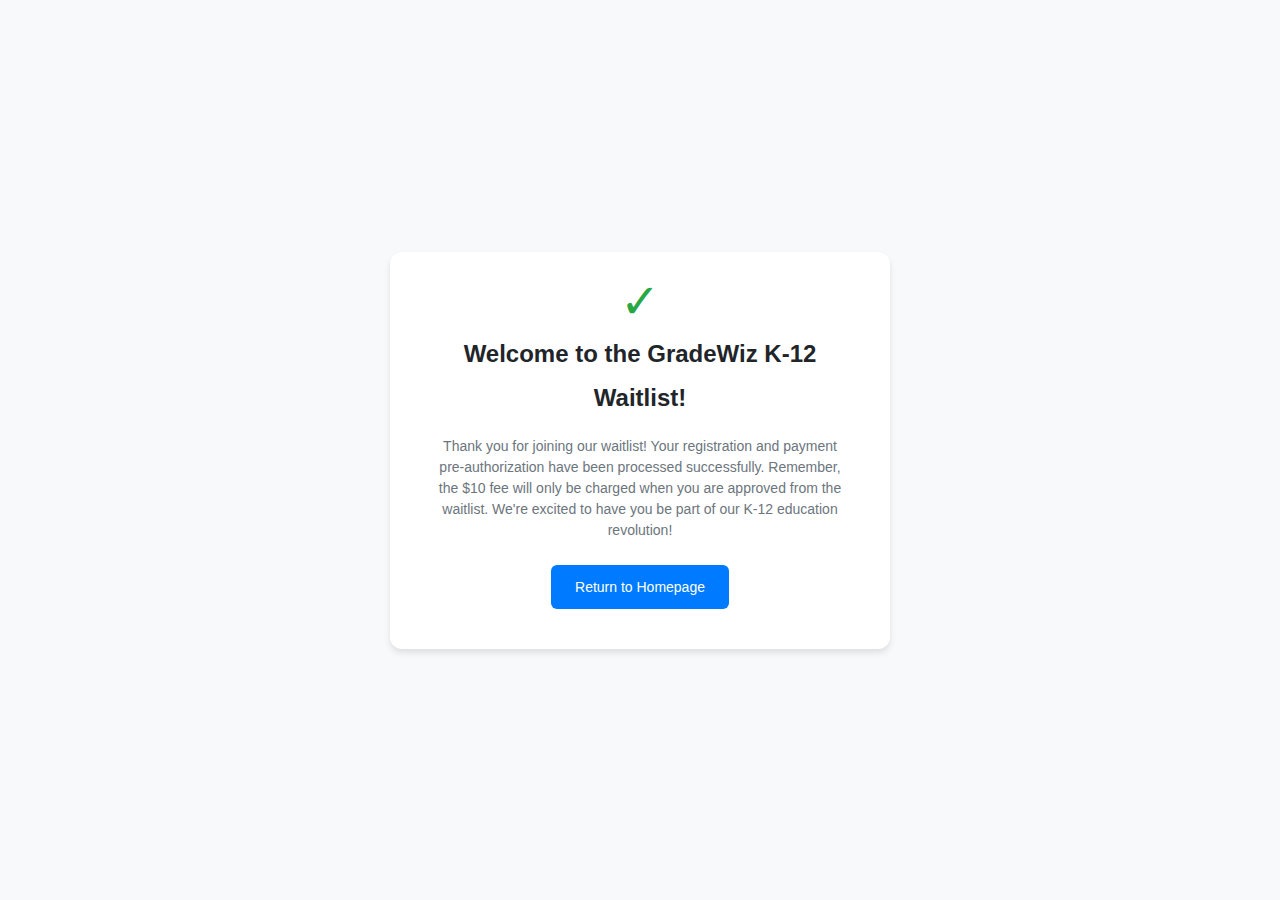
<file: waitlist-success.html>
<!DOCTYPE html>
<html>
<head>
    <meta charset="utf-8">
    <title>Waitlist Registration Success - GradeWiz</title>
    <meta name="viewport" content="width=device-width, initial-scale=1">
    <link href="css/normalize.css" rel="stylesheet" type="text/css">
    <link href="css/webflow.css" rel="stylesheet" type="text/css">
    <link href="css/gradewiz-a57c7e.webflow.css" rel="stylesheet" type="text/css">
    <link href="images/favicon.png" rel="shortcut icon" type="image/x-icon">
    <style>
        body {
            font-family: -apple-system, BlinkMacSystemFont, "Segoe UI", Roboto, Helvetica, Arial, sans-serif;
            background-color: #f8f9fa;
            margin: 0;
            padding: 0;
            display: flex;
            justify-content: center;
            align-items: center;
            min-height: 100vh;
        }
        .success-container {
            background-color: white;
            padding: 40px;
            border-radius: 12px;
            box-shadow: 0 4px 6px rgba(0, 0, 0, 0.1);
            text-align: center;
            max-width: 500px;
            margin: 20px;
        }
        .success-icon {
            color: #28a745;
            font-size: 48px;
            margin-bottom: 20px;
        }
        .success-title {
            font-size: 24px;
            color: #212529;
            margin-bottom: 16px;
        }
        .success-message {
            color: #6c757d;
            line-height: 1.5;
            margin-bottom: 24px;
        }
        .home-button {
            background-color: #007bff;
            color: white;
            padding: 12px 24px;
            border-radius: 6px;
            text-decoration: none;
            display: inline-block;
            transition: background-color 0.2s;
        }
        .home-button:hover {
            background-color: #0056b3;
        }
    </style>
</head>
<body>
    <div class="success-container">
        <div class="success-icon">✓</div>
        <h1 class="success-title">Welcome to the GradeWiz K-12 Waitlist!</h1>
        <p class="success-message">
            Thank you for joining our waitlist! Your registration and payment pre-authorization have been processed successfully. 
            Remember, the $10 fee will only be charged when you are approved from the waitlist. 
            We're excited to have you be part of our K-12 education revolution!
        </p>
        <a href="/" class="home-button">Return to Homepage</a>
    </div>
</body>
</html>
</file>
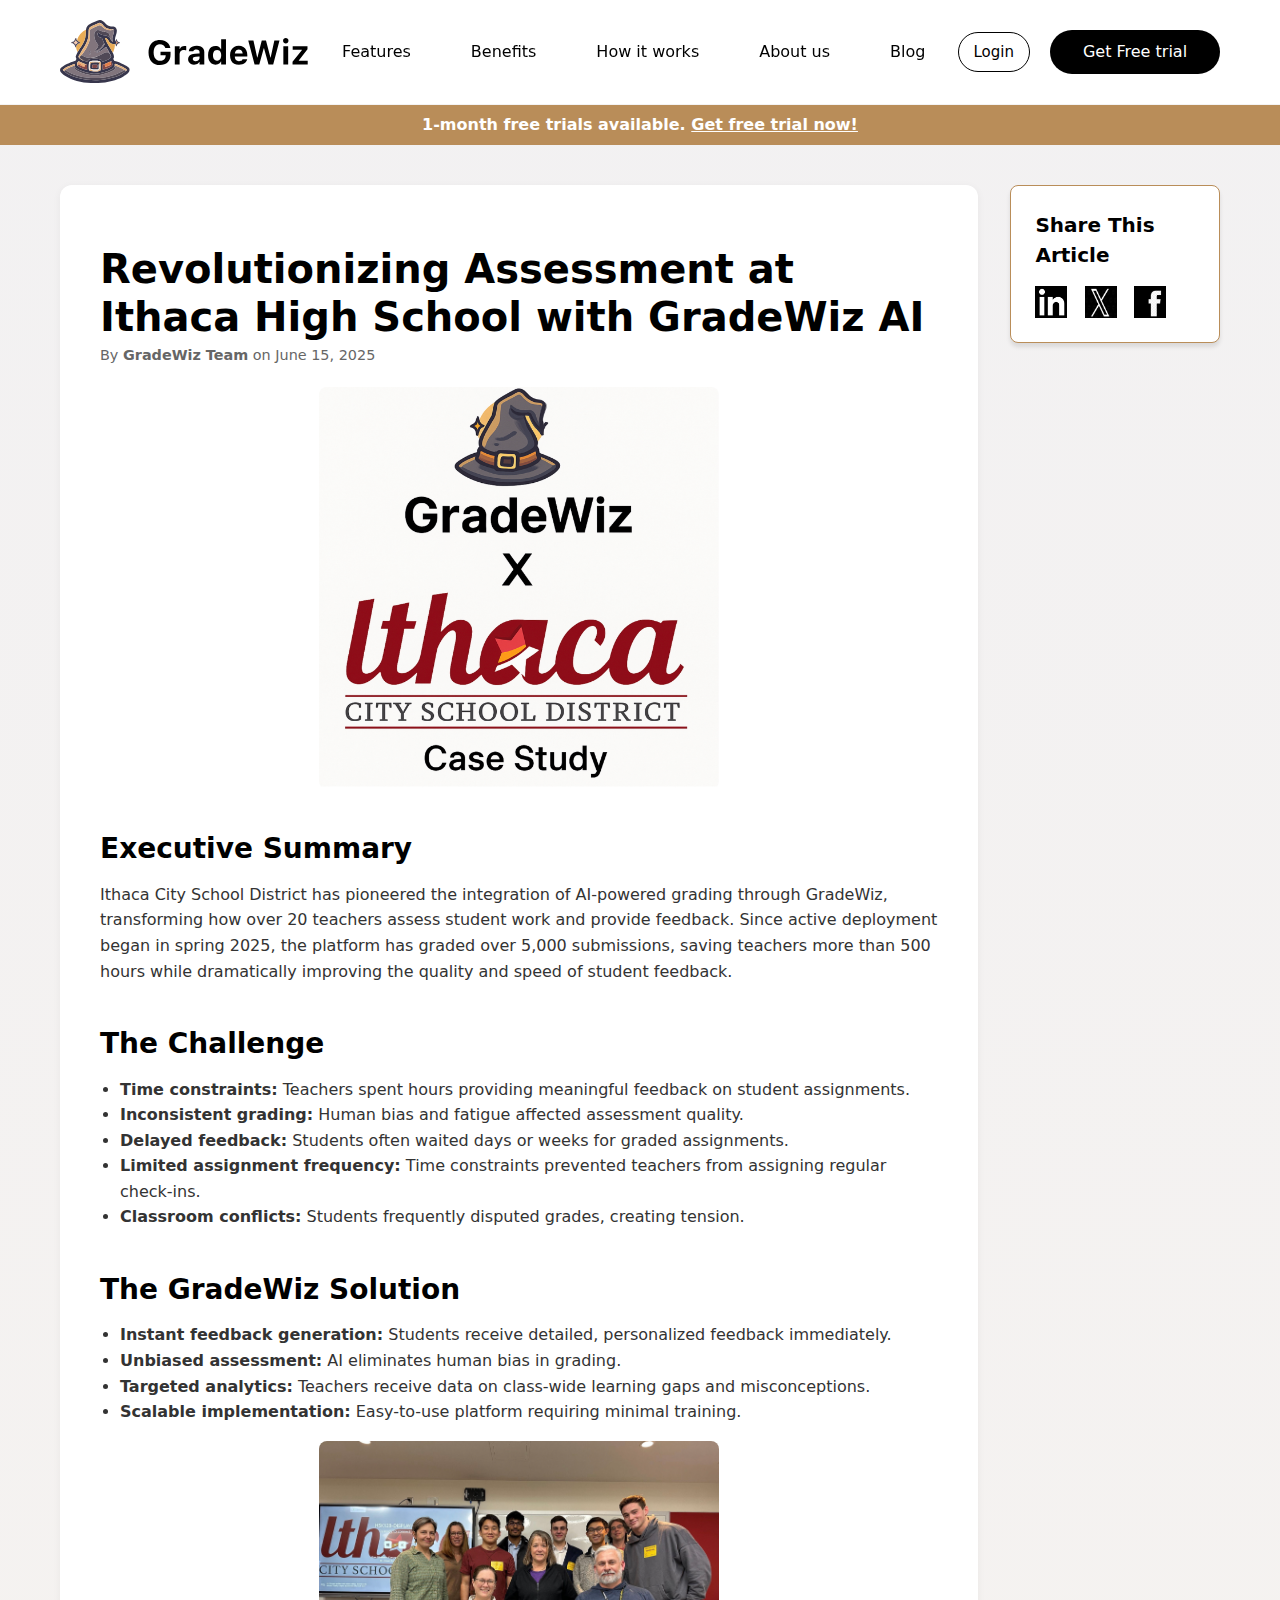
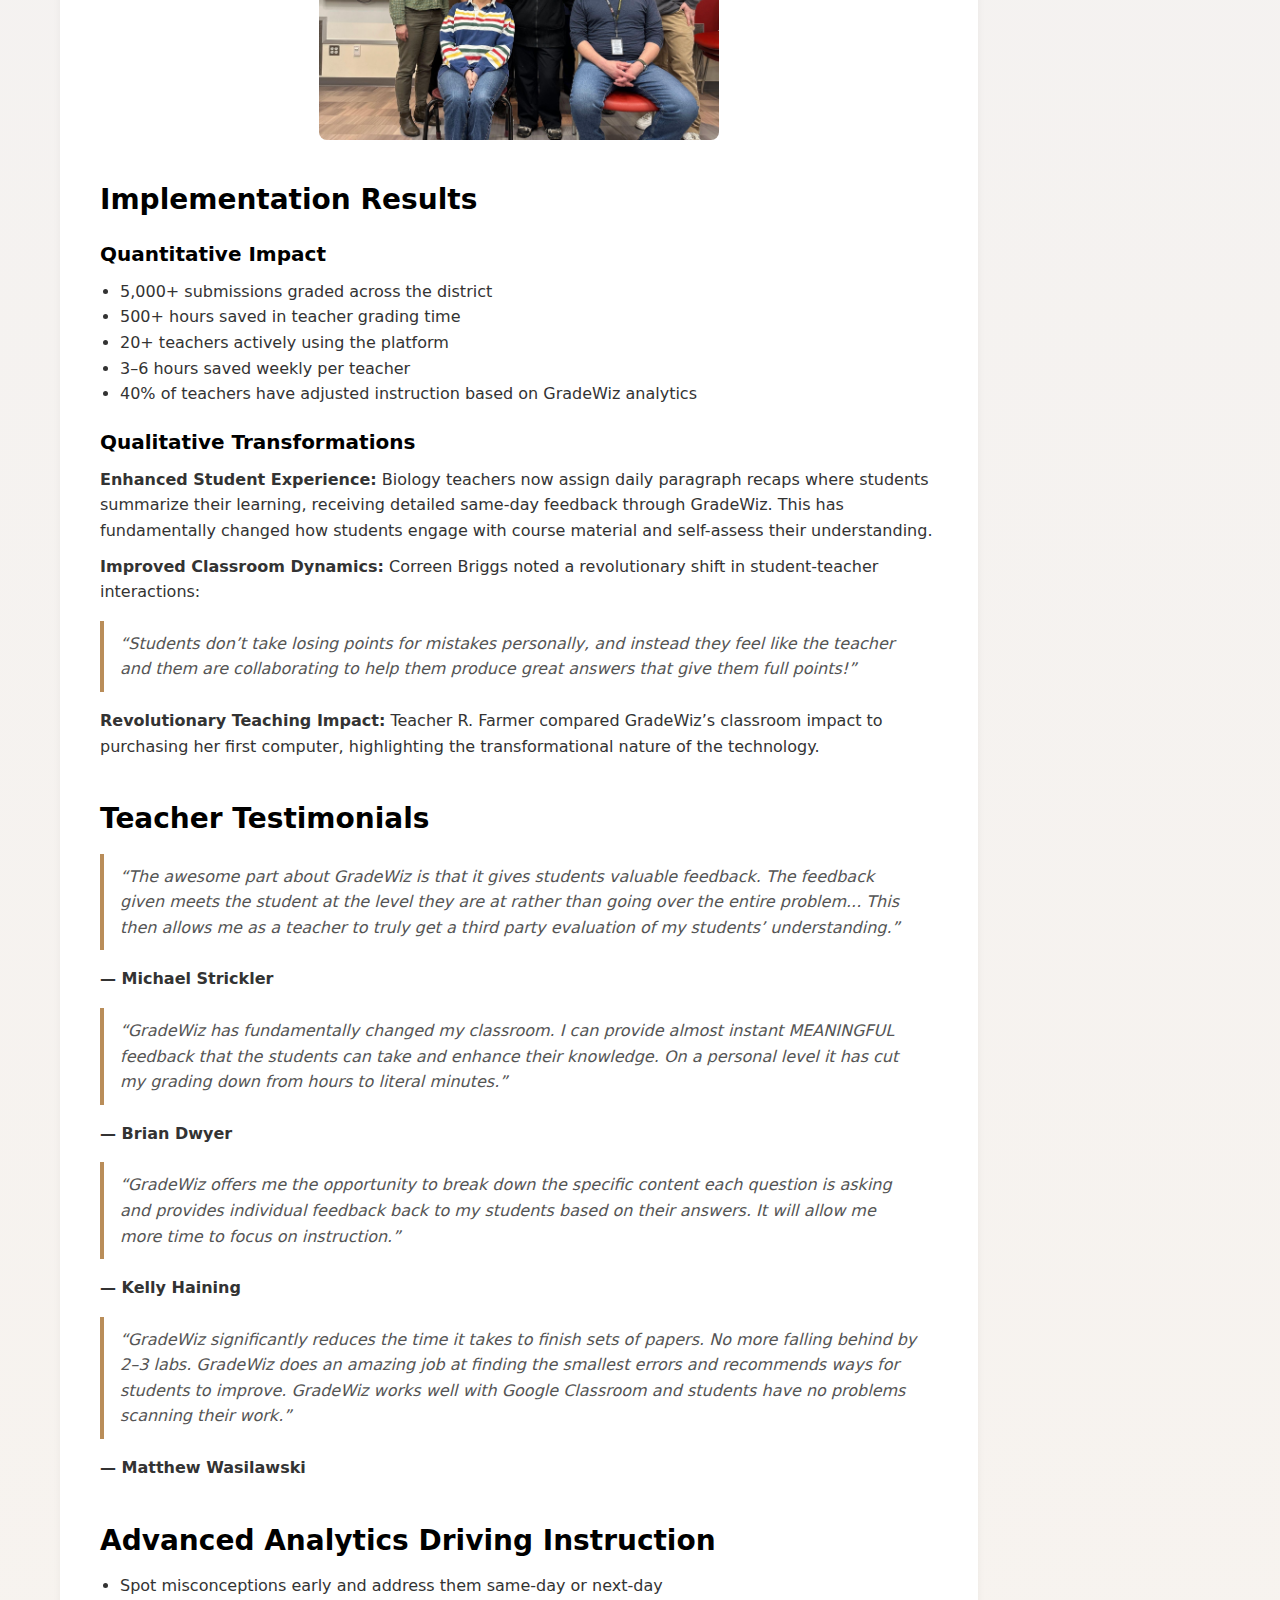
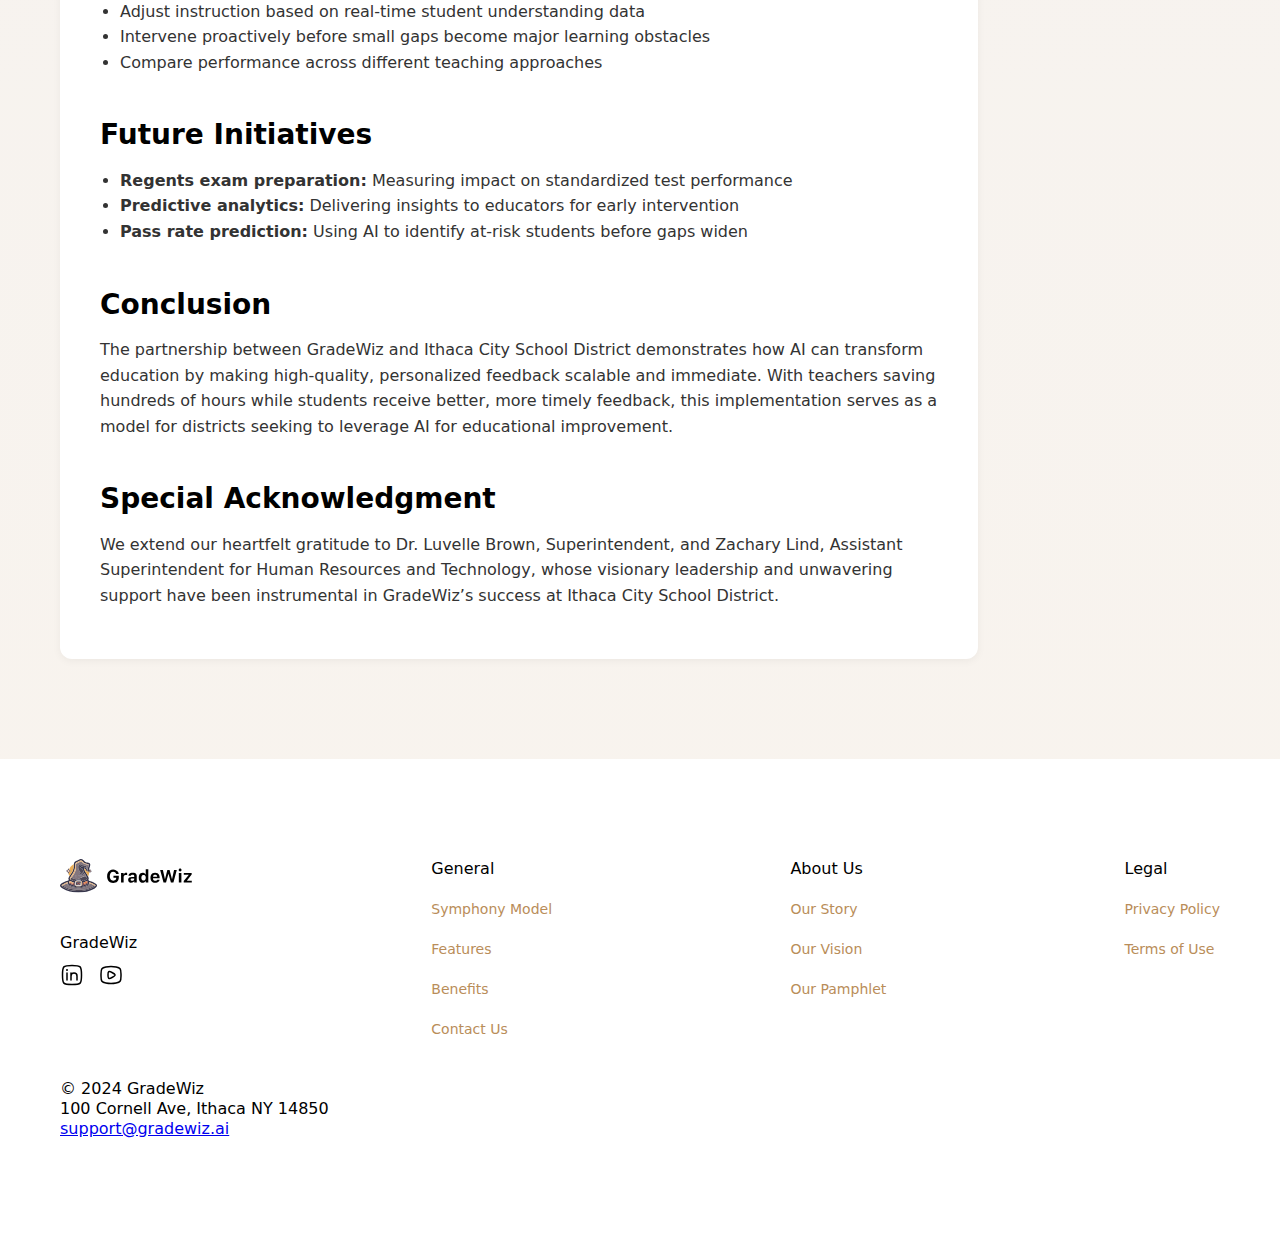
<file: blog/ithaca-case-study.html>
<!DOCTYPE html>
<html data-wf-page="6734e03710981908f2e45ffc" data-wf-site="6734e03710981908f2e45fe1">
<head>
  <!-- Google Tag Manager -->
  <script>(function(w,d,s,l,i){w[l]=w[l]||[];w[l].push({'gtm.start':
      new Date().getTime(),event:'gtm.js'});var f=d.getElementsByTagName(s)[0],
      j=d.createElement(s),dl=l!='dataLayer'?'&l='+l:'';j.async=true;
      j.src='https://www.googletagmanager.com/gtm.js?id='+i+dl;
      f.parentNode.insertBefore(j,f);
  })(window,document,'script','dataLayer','GTM-WW2ZTD56');</script>
  <!-- End Google Tag Manager -->
  <meta charset="utf-8">
  <title>Case Study: Revolutionizing Assessment at Ithaca High School</title>
  <meta name="description" content="How GradeWiz AI transformed grading at Ithaca High School—5,000+ submissions, 500+ hours saved, instant feedback.">
  <meta name="viewport" content="width=device-width, initial-scale=1">
  <link href="../css/normalize.css" rel="stylesheet">
  <link href="../css/webflow.css" rel="stylesheet">
  <link href="../css/gradewiz-a57c7e.webflow.css" rel="stylesheet">
  <style>
    /* ==== Layout Overrides ==== */
    #blog .w-layout-blockcontainer { max-width: 1280px !important; }
    .post-layout       { display: flex; gap: 32px; }
    .post-layout article { flex: 4; }
    .post-layout aside   { flex: 1; }

    /* ==== Card Styling ==== */
    .white-box-single {
      background: #fff;
      padding: 40px;
      border-radius: 12px;
      box-shadow: 0 2px 8px rgba(0,0,0,0.05);
      transition: transform .2s, box-shadow .2s;
    }
    .white-box-single:hover {
      transform: translateY(-2px);
      box-shadow: 0 4px 16px rgba(0,0,0,0.08);
    }

    /* ==== Typography ==== */
    .post-header h1 {
      font-size: 2.5rem;
      line-height: 1.2;
      font-weight: 600;
      margin-bottom: .25em;
    }
    .post-header .post-meta {
      color: #666;
      font-size: .9rem;
      margin-bottom: 1.5em;
    }
    .post-section h2 {
      font-size: 1.75rem;
      line-height: 1.3;
      font-weight: 600;
      margin-top: 1.5em;
      margin-bottom: .5em;
    }
    .post-section h3 {
      font-size: 1.25rem;
      font-weight: 600;
      margin-top: 1em;
      margin-bottom: .5em;
    }
    .post-section p,
    .post-section ul,
    .post-section blockquote {
      font-size: 1rem;
      line-height: 1.6;
      color: #333;
    }
    .post-section ul { padding-left: 1.25em; }
    .post-section blockquote {
      margin: 1em 0;
      padding-left: 1em;
      border-left: 4px solid #b98d59;
      font-style: italic;
      color: #555;
    }

    /* ==== Images ==== */
    .post-image {
      display: block;
      max-width: 100%;
      height: auto;
      margin: 24px auto;
      border-radius: 8px;
    }
    .post-image-small {
      display: block;
      max-width: 100%;
      height: auto;
      margin: 16px 0;
      border-radius: 8px;
    }

    /* ==== Share Box ==== */
    .post-sidebar .white-box {
      padding: 24px;
      border: 1px solid #b98d59;
      border-radius: 8px;
      background: #fff;
    }
    .post-sidebar .white-box h3 {
      font-size: 1.25rem;
      margin-bottom: 16px;
      font-weight: 600;
    }
    .post-sidebar .white-box a {
      margin-right: 12px;
      display: inline-block;
    }
  </style>
  <script id="vtag-ai-js" async src="https://r2.leadsy.ai/tag.js"
          data-pid="pAgzHzeLOIQQ4bxv" data-version="062024"></script>
</head>

<body class="body">
  <!-- GTM (noscript) -->
  <noscript><iframe src="https://www.googletagmanager.com/ns.html?id=GTM-WW2ZTD56"
    height="0" width="0" style="display:none;visibility:hidden"></iframe></noscript>

  <!-- ==== NAVBAR ==== -->
  <section class="header">
    <div role="banner" class="navbar w-nav" data-animation="default" data-collapse="medium"
         data-duration="400" data-easing="ease" data-easing2="ease">
      <div class="w-layout-hflex header-wrapper">
        <div class="header-left">
          <a href="../" class="brand w-nav-brand">
            <img src="../images/gradewiz-logo.svg" alt="GradeWiz logo" style="width:250px;">
          </a>
        </div>
        <div class="header-center">
          <nav role="navigation" class="nav-menu-2 w-nav-menu">
            <a href="../#features"      class="menu-item w-nav-link">Features</a>
            <a href="../#benefits"      class="menu-item w-nav-link">Benefits</a>
            <a href="../#symphonymodel" class="menu-item w-nav-link">How it works</a>
            <a href="../about-us.html"  class="menu-item w-nav-link">About us</a>
            <a href="index.html"        class="menu-item w-nav-link">Blog</a>
          </nav>
        </div>
        <div class="header-right">
          <a href="/login" class="menu-item-small w-button"
             style="color:black;border:1px solid black;">Login</a>
          <a href="/login" class="btn-action w-button">Get Free trial</a>
          <div class="w-nav-button"><div class="w-icon-nav-menu"></div></div>
        </div>
      </div>
    </div>
    <div style="background:#b98d59;padding:10px;text-align:center;font-weight:bold;color:white;">
      1-month free trials available. <a href="/login" style="color:white;text-decoration:underline;">
      Get free trial now!</a>
    </div>
  </section>

  <!-- ==== CASE STUDY CONTENT ==== -->
  <section id="blog" class="page gradbg">
    <div class="w-layout-blockcontainer container w-container">
      <div class="post-layout">

        <!-- Main Article -->
        <article class="white-box-single">
          <header class="post-header">
            <h1>Revolutionizing Assessment at Ithaca High School with GradeWiz AI</h1>
            <div class="post-meta">
              By <strong>GradeWiz Team</strong> on <time datetime="2025-06-15">June 15, 2025</time>
            </div>
          </header>

          <!-- Header Image -->
          <img src="../images/ithacaheader.jpg"
               alt="GradeWiz × Ithaca City School District Case Study"
               class="post-image" loading="lazy">

          <!-- Executive Summary -->
          <section class="post-section">
            <h2 id="executive-summary">Executive Summary</h2>
            <p>
              Ithaca City School District has pioneered the integration of AI-powered grading through
              GradeWiz, transforming how over 20 teachers assess student work and provide feedback.
              Since active deployment began in spring 2025, the platform has graded over 5,000
              submissions, saving teachers more than 500 hours while dramatically improving the quality
              and speed of student feedback.
            </p>
          </section>

          <!-- The Challenge -->
          <section class="post-section">
            <h2 id="the-challenge">The Challenge</h2>
            <ul>
              <li><strong>Time constraints:</strong> Teachers spent hours providing meaningful feedback on student assignments.</li>
              <li><strong>Inconsistent grading:</strong> Human bias and fatigue affected assessment quality.</li>
              <li><strong>Delayed feedback:</strong> Students often waited days or weeks for graded assignments.</li>
              <li><strong>Limited assignment frequency:</strong> Time constraints prevented teachers from assigning regular check-ins.</li>
              <li><strong>Classroom conflicts:</strong> Students frequently disputed grades, creating tension.</li>
            </ul>
          </section>

          <!-- The GradeWiz Solution -->
          <section class="post-section">
            <h2 id="gradewiz-solution">The GradeWiz Solution</h2>
            <ul>
              <li><strong>Instant feedback generation:</strong> Students receive detailed, personalized feedback immediately.</li>
              <li><strong>Unbiased assessment:</strong> AI eliminates human bias in grading.</li>
              <li><strong>Targeted analytics:</strong> Teachers receive data on class-wide learning gaps and misconceptions.</li>
              <li><strong>Scalable implementation:</strong> Easy-to-use platform requiring minimal training.</li>
            </ul>
            <!-- Group Photo -->
            <img src="../images/ithaca-group.jpg"
                 alt="Ithaca City School District Team"
                 class="post-image-small" loading="lazy">
          </section>

          <!-- Implementation Results -->
          <section class="post-section">
            <h2 id="results">Implementation Results</h2>

            <h3>Quantitative Impact</h3>
            <ul>
              <li>5,000+ submissions graded across the district</li>
              <li>500+ hours saved in teacher grading time</li>
              <li>20+ teachers actively using the platform</li>
              <li>3–6 hours saved weekly per teacher</li>
              <li>40% of teachers have adjusted instruction based on GradeWiz analytics</li>
            </ul>

            <h3>Qualitative Transformations</h3>
            <p><strong>Enhanced Student Experience:</strong> Biology teachers now assign daily paragraph recaps where students summarize their learning, receiving detailed same-day feedback through GradeWiz. This has fundamentally changed how students engage with course material and self-assess their understanding.</p>
            <p><strong>Improved Classroom Dynamics:</strong> Correen Briggs noted a revolutionary shift in student-teacher interactions:</p>
            <blockquote>
              “Students don’t take losing points for mistakes personally, and instead they feel like the teacher and them are collaborating to help them produce great answers that give them full points!”
            </blockquote>
            <p><strong>Revolutionary Teaching Impact:</strong> Teacher R. Farmer compared GradeWiz’s classroom impact to purchasing her first computer, highlighting the transformational nature of the technology.</p>
          </section>

          <!-- Teacher Testimonials -->
          <section class="post-section">
            <h2 id="testimonials">Teacher Testimonials</h2>

            <blockquote>
              “The awesome part about GradeWiz is that it gives students valuable feedback. The feedback given meets the student at the level they are at rather than going over the entire problem... This then allows me as a teacher to truly get a third party evaluation of my students’ understanding.”
            </blockquote>
            <p><strong>— Michael Strickler</strong></p>

            <blockquote>
              “GradeWiz has fundamentally changed my classroom. I can provide almost instant MEANINGFUL feedback that the students can take and enhance their knowledge. On a personal level it has cut my grading down from hours to literal minutes.”
            </blockquote>
            <p><strong>— Brian Dwyer</strong></p>

            <blockquote>
              “GradeWiz offers me the opportunity to break down the specific content each question is asking and provides individual feedback back to my students based on their answers. It will allow me more time to focus on instruction.”
            </blockquote>
            <p><strong>— Kelly Haining</strong></p>

            <blockquote>
              “GradeWiz significantly reduces the time it takes to finish sets of papers. No more falling behind by 2–3 labs. GradeWiz does an amazing job at finding the smallest errors and recommends ways for students to improve. GradeWiz works well with Google Classroom and students have no problems scanning their work.”
            </blockquote>
            <p><strong>— Matthew Wasilawski</strong></p>
          </section>

          <!-- Advanced Analytics Driving Instruction -->
          <section class="post-section">
            <h2 id="analytics">Advanced Analytics Driving Instruction</h2>
            <ul>
              <li>Spot misconceptions early and address them same-day or next-day</li>
              <li>Adjust instruction based on real-time student understanding data</li>
              <li>Intervene proactively before small gaps become major learning obstacles</li>
              <li>Compare performance across different teaching approaches</li>
            </ul>
          </section>

          <!-- Future Initiatives -->
          <section class="post-section">
            <h2 id="future">Future Initiatives</h2>
            <ul>
              <li><strong>Regents exam preparation:</strong> Measuring impact on standardized test performance</li>
              <li><strong>Predictive analytics:</strong> Delivering insights to educators for early intervention</li>
              <li><strong>Pass rate prediction:</strong> Using AI to identify at-risk students before gaps widen</li>
            </ul>
          </section>

          <!-- Conclusion -->
          <section class="post-section">
            <h2>Conclusion</h2>
            <p>
              The partnership between GradeWiz and Ithaca City School District demonstrates how AI can transform education by making high-quality, personalized feedback scalable and immediate. With teachers saving hundreds of hours while students receive better, more timely feedback, this implementation serves as a model for districts seeking to leverage AI for educational improvement.
            </p>
          </section>

          <!-- Special Acknowledgment -->
          <section class="post-section">
            <h2>Special Acknowledgment</h2>
            <p>
              We extend our heartfelt gratitude to Dr. Luvelle Brown, Superintendent, and Zachary Lind, Assistant Superintendent for Human Resources and Technology, whose visionary leadership and unwavering support have been instrumental in GradeWiz’s success at Ithaca City School District.
            </p>
          </section>
        </article>

        <!-- Sidebar Share Box -->
        <aside class="post-sidebar">
          <div class="white-box">
            <h3>Share This Article</h3>
            <a href="https://www.linkedin.com/shareArticle?mini=true&amp;url=<%=encodeURIComponent(window.location.href)%>"
               target="_blank" rel="noopener">
              <img src="../images/linkedin.png" alt="LinkedIn" width="32" height="32" loading="lazy">
            </a>
            <a href="https://x.com/intent/tweet?url=<%=encodeURIComponent(window.location.href)%>"
               target="_blank" rel="noopener">
              <img src="../images/x.png" alt="X" width="32" height="32" loading="lazy">
            </a>
            <a href="https://www.facebook.com/sharer/sharer.php?u=<%=encodeURIComponent(window.location.href)%>"
               target="_blank" rel="noopener">
              <img src="../images/fb.png" alt="Facebook" width="32" height="32" loading="lazy">
            </a>
          </div>
        </aside>

      </div> <!-- /.post-layout -->
    </div>   <!-- /.container -->
  </section>

  <!-- ==== FOOTER ==== -->
  <section class="footer">
    <div class="w-layout-hflex flex-block-6 gradbg">
      <div class="footer-1">
        <img src="../images/gradewiz-logo.svg" loading="lazy" alt="GradeWiz logo" class="image-5">
        <p class="footer-logo-paragraph">GradeWiz</p>
        <div class="w-layout-hflex flex-block-7">
          <a href="https://www.linkedin.com/company/98695459/" target="_blank">
            <img src="../images/in.svg" alt="LinkedIn">
          </a>
          <a href="https://www.youtube.com/@GradeWiz" target="_blank">
            <img src="../images/yb.svg" alt="YouTube">
          </a>
        </div>
      </div>
      <div class="footer-2">
        <div class="text-weight-semibold text-color-primary">General</div>
        <a href="../#symphonymodel" class="link">Symphony Model</a>
        <a href="../#features" class="link">Features</a>
        <a href="../#benefits" class="link">Benefits</a>
        <a href="../#contact" class="link">Contact Us</a>
      </div>
      <div class="footer-3">
        <div class="text-weight-semibold text-color-primary">About Us</div>
        <a href="../about-us.html" class="link">Our Story</a>
        <a href="../about-us.html#vision" class="link">Our Vision</a>
        <a href="https://drive.google.com/file/d/1NKoiIL1RyEfr1OnKNgOdy-s5MG1xo1xH/view?usp=sharing"
           target="_blank" class="link">Our Pamphlet</a>
      </div>
      <div class="footer-4">
        <div class="text-weight-semibold text-color-primary">Legal</div>
        <a href="../privacy.html" class="link">Privacy Policy</a>
        <a href="../terms.html" class="link">Terms of Use</a>
      </div>
    </div>
    <div class="div-block-5">
      <div class="text-block-3">
        &copy; 2024 GradeWiz<br>
        100 Cornell Ave, Ithaca NY 14850<br>
        <a href="mailto:support@gradewiz.ai">support@gradewiz.ai</a>
      </div>
    </div>
  </section>

  <script src="../js/webflow.js"></script>
</body>
</html>
</file>
<file: css/webflow.css>
@font-face {
    font-family: 'webflow-icons';
    src: url("[data-uri]") format('truetype');
    font-weight: normal;
    font-style: normal;
}

[class^="w-icon-"],
[class*=" w-icon-"] {
    /* use !important to prevent issues with browser extensions that change fonts */
    font-family: 'webflow-icons' !important;
    speak: none;
    font-style: normal;
    font-weight: normal;
    font-variant: normal;
    text-transform: none;
    line-height: 1;
    /* Better Font Rendering =========== */
    -webkit-font-smoothing: antialiased;
    -moz-osx-font-smoothing: grayscale;
}

.w-icon-slider-right:before {
    content: "\e600";
}

.w-icon-slider-left:before {
    content: "\e601";
}

.w-icon-nav-menu:before {
    content: "\e602";
}

.w-icon-arrow-down:before,
.w-icon-dropdown-toggle:before {
    content: "\e603";
}

.w-icon-file-upload-remove:before {
    content: "\e900";
}

.w-icon-file-upload-icon:before {
    content: "\e903";
}

* {
    -webkit-box-sizing: border-box;
    -moz-box-sizing: border-box;
    box-sizing: border-box;
}

html {
    height: 100%;
}

body {
    margin: 0;
    min-height: 100%;
    background-color: #fff;
    font-family: Arial, sans-serif;
    font-size: 14px;
    line-height: 20px;
    color: #333;
}

img {
    max-width: 100%;
    vertical-align: middle;
    display: inline-block;
}

html.w-mod-touch * {
    background-attachment: scroll !important;
}

.w-block {
    display: block;
}

.w-inline-block {
    max-width: 100%;
    display: inline-block;
}

.w-clearfix:before,
.w-clearfix:after {
    content: " ";
    display: table;
    grid-column-start: 1;
    grid-row-start: 1;
    grid-column-end: 2;
    grid-row-end: 2;
}

.w-clearfix:after {
    clear: both;
}

.w-hidden {
    display: none;
}

.w-button {
    display: inline-block;
    padding: 9px 15px;
    background-color: #3898EC;
    color: white;
    border: 0;
    line-height: inherit;
    text-decoration: none;
    cursor: pointer;
    border-radius: 0;
}

input.w-button {
    -webkit-appearance: button;
}

html[data-w-dynpage] [data-w-cloak] {
    color: transparent !important;
}

.w-code-block {
    margin: unset;
}

pre.w-code-block code {
    all: inherit;
}

.w-optimization {
    display: contents;
}

.w-webflow-badge,
.w-webflow-badge > img {
    box-sizing: unset;
    width: unset;
    height: unset;
    max-height: unset;
    max-width: unset;
    min-height: unset;
    min-width: unset;
    margin: unset;
    padding: unset;
    float: unset;
    clear: unset;
    border: unset;
    border-radius: unset;
    background: unset;
    background-image: unset;
    background-position: unset;
    background-size: unset;
    background-repeat: unset;
    background-origin: unset;
    background-clip: unset;
    background-attachment: unset;
    background-color: unset;
    box-shadow: unset;
    transform: unset;
    transition: unset;
    direction: unset;
    font-family: unset;
    font-weight: unset;
    color: unset;
    font-size: unset;
    line-height: unset;
    font-style: unset;
    font-variant: unset;
    text-align: unset;
    letter-spacing: unset;
    text-decoration: unset;
    text-indent: unset;
    text-transform: unset;
    list-style-type: unset;
    text-shadow: unset;
    vertical-align: unset;
    cursor: unset;
    white-space: unset;
    word-break: unset;
    word-spacing: unset;
    word-wrap: unset;
}

.w-webflow-badge {
    position: fixed !important;
    display: inline-block !important;
    visibility: visible !important;
    opacity: 1 !important;
    z-index: 2147483647 !important;
    top: auto !important;
    right: 12px !important;
    bottom: 12px !important;
    left: auto !important;
    color: #aaadb0 !important;
    background-color: #fff !important;
    border-radius: 3px !important;
    padding: 6px !important;
    font-size: 12px !important;
    line-height: 14px !important;
    text-decoration: none !important;
    transform: none !important;
    margin: 0 !important;
    width: auto !important;
    height: auto !important;
    overflow: unset !important;
    white-space: nowrap;
    box-shadow: 0 0 0 1px rgba(0, 0, 0, 0.1), 0px 1px 3px rgba(0, 0, 0, 0.1);
    cursor: pointer;
}

.w-webflow-badge > img {
    position: unset;
    display: inline-block !important;
    visibility: unset !important;
    opacity: 1 !important;
    vertical-align: middle !important;
}

h1,
h2,
h3,
h4,
h5,
h6 {
    font-weight: bold;
    margin-bottom: 10px;
}

h1 {
    font-size: 38px;
    line-height: 44px;
    margin-top: 20px;
}

h2 {
    font-size: 32px;
    line-height: 36px;
    margin-top: 20px;
}

h3 {
    font-size: 24px;
    line-height: 30px;
    margin-top: 20px;
}

h4 {
    font-size: 18px;
    line-height: 24px;
    margin-top: 10px;
}

h5 {
    font-size: 14px;
    line-height: 20px;
    margin-top: 10px;
}

h6 {
    font-size: 12px;
    line-height: 18px;
    margin-top: 10px;
}

p {
    margin-top: 0;
    margin-bottom: 10px;
}

blockquote {
    margin: 0 0 10px 0;
    padding: 10px 20px;
    border-left: 5px solid #E2E2E2;
    font-size: 18px;
    line-height: 22px;
}

figure {
    margin: 0;
    margin-bottom: 10px;
}

figcaption {
    margin-top: 5px;
    text-align: center;
}

ul,
ol {
    margin-top: 0px;
    margin-bottom: 10px;
    padding-left: 40px;
}

.w-list-unstyled {
    padding-left: 0;
    list-style: none;
}

.w-embed:before,
.w-embed:after {
    content: " ";
    display: table;
    grid-column-start: 1;
    grid-row-start: 1;
    grid-column-end: 2;
    grid-row-end: 2;
}

.w-embed:after {
    clear: both;
}

.w-video {
    width: 100%;
    position: relative;
    padding: 0;
}

.w-video iframe,
.w-video object,
.w-video embed {
    position: absolute;
    top: 0;
    left: 0;
    width: 100%;
    height: 100%;
    border: none;
}

fieldset {
    padding: 0;
    margin: 0;
    border: 0;
}

button,
[type='button'],
[type='reset'] {
    border: 0;
    cursor: pointer;
    -webkit-appearance: button;
}

.w-form {
    margin: 0 0 15px;
}

.w-form-done {
    display: none;
    padding: 20px;
    text-align: center;
    font-weight: bold;

}

.w-form-fail {
    display: none;
    margin-top: 10px;
    padding: 10px;
    font-weight: bold;

}

label {
    display: block;
    margin-bottom: 5px;
    font-weight: bold;
}

.w-input,
.w-select {
    display: block;
    width: 100%;
    height: 38px;
    padding: 8px 12px;
    margin-bottom: 10px;
    font-size: 14px;
    line-height: 1.42857143;
    color: #333333;
    vertical-align: middle;
    background-color: #ffffff;
    border: 1px solid #cccccc;
}

.w-input::placeholder,
.w-select::placeholder {
    color: #999;
}

.w-input:focus,
.w-select:focus {
    border-color: #3898EC;
    outline: 0;
}

.w-input[disabled],
.w-select[disabled],
.w-input[readonly],
.w-select[readonly],
fieldset[disabled] .w-input,
fieldset[disabled] .w-select {
    cursor: not-allowed;
}

.w-input[disabled]:not(.w-input-disabled),
.w-select[disabled]:not(.w-input-disabled),
.w-input[readonly],
.w-select[readonly],
fieldset[disabled]:not(.w-input-disabled) .w-input,
fieldset[disabled]:not(.w-input-disabled) .w-select {
    background-color: #eeeeee;
}

textarea.w-input,
textarea.w-select {
    height: auto;
}

.w-select {
    background-color: #f3f3f3;
}

.w-select[multiple] {
    height: auto;
}

.w-form-label {
    display: inline-block;
    cursor: pointer;
    font-weight: normal;
    margin-bottom: 0px;
}

.w-radio {
    display: block;
    margin-bottom: 5px;
    padding-left: 20px;
}

.w-radio:before,
.w-radio:after {
    content: " ";
    display: table;
    grid-column-start: 1;
    grid-row-start: 1;
    grid-column-end: 2;
    grid-row-end: 2;
}

.w-radio:after {
    clear: both;
}

.w-radio-input {
    margin: 4px 0 0;
    line-height: normal;
    float: left;
    margin-left: -20px;
}

.w-radio-input {
    margin-top: 3px;
}

.w-file-upload {
    display: block;
    margin-bottom: 10px;
}

.w-file-upload-input {
    width: 0.1px;
    height: 0.1px;
    opacity: 0;
    overflow: hidden;
    position: absolute;
    z-index: -100;
}

.w-file-upload-default,
.w-file-upload-uploading,
.w-file-upload-success {
    display: inline-block;
    color: #333333;
}

.w-file-upload-error {
    display: block;
    margin-top: 10px;
}

.w-file-upload-default.w-hidden,
.w-file-upload-uploading.w-hidden,
.w-file-upload-error.w-hidden,
.w-file-upload-success.w-hidden {
    display: none;
}

.w-file-upload-uploading-btn {
    display: flex;
    font-size: 14px;
    font-weight: normal;
    cursor: pointer;
    margin: 0;
    padding: 8px 12px;
    border: 1px solid #cccccc;
    background-color: #fafafa;
}

.w-file-upload-file {
    display: flex;
    flex-grow: 1;
    justify-content: space-between;
    margin: 0;
    padding: 8px 9px 8px 11px;
    border: 1px solid #cccccc;
    background-color: #fafafa;
}

.w-file-upload-file-name {
    font-size: 14px;
    font-weight: normal;
    display: block;
}

.w-file-remove-link {
    margin-top: 3px;
    margin-left: 10px;
    width: auto;
    height: auto;
    padding: 3px;
    display: block;
    cursor: pointer;
}

.w-icon-file-upload-remove {
    margin: auto;
    font-size: 10px;
}

.w-file-upload-error-msg {
    display: inline-block;
    color: #ea384c;
    padding: 2px 0;
}

.w-file-upload-info {
    display: inline-block;
    line-height: 38px;
    padding: 0 12px;
}

.w-file-upload-label {
    display: inline-block;
    font-size: 14px;
    font-weight: normal;
    cursor: pointer;
    margin: 0;
    padding: 8px 12px;
    border: 1px solid #cccccc;
    background-color: #fafafa;
}

.w-icon-file-upload-icon,
.w-icon-file-upload-uploading {
    display: inline-block;
    margin-right: 8px;
    width: 20px;
}

.w-icon-file-upload-uploading {
    height: 20px;
}

.w-container {
    margin-left: auto;
    margin-right: auto;
    max-width: 940px;
}

.w-container:before,
.w-container:after {
    content: " ";
    display: table;
    grid-column-start: 1;
    grid-row-start: 1;
    grid-column-end: 2;
    grid-row-end: 2;
}

.w-container:after {
    clear: both;
}

.w-container .w-row {
    margin-left: -10px;
    margin-right: -10px;
}

.w-row:before,
.w-row:after {
    content: " ";
    display: table;
    grid-column-start: 1;
    grid-row-start: 1;
    grid-column-end: 2;
    grid-row-end: 2;
}

.w-row:after {
    clear: both;
}

.w-row .w-row {
    margin-left: 0;
    margin-right: 0;
}

.w-col {
    position: relative;
    float: left;
    width: 100%;
    min-height: 1px;
    padding-left: 10px;
    padding-right: 10px;
}

.w-col .w-col {
    padding-left: 0;
    padding-right: 0;
}

.w-col-1 {
    width: 8.33333333%;
}

.w-col-2 {
    width: 16.66666667%;
}

.w-col-3 {
    width: 25%;
}

.w-col-4 {
    width: 33.33333333%;
}

.w-col-5 {
    width: 41.66666667%;
}

.w-col-6 {
    width: 50%;
}

.w-col-7 {
    width: 58.33333333%;
}

.w-col-8 {
    width: 66.66666667%;
}

.w-col-9 {
    width: 75%;
}

.w-col-10 {
    width: 83.33333333%;
}

.w-col-11 {
    width: 91.66666667%;
}

.w-col-12 {
    width: 100%;
}

.w-hidden-main {
    display: none !important;
}

@media screen and (max-width: 991px) {
    .w-container {
        max-width: 728px;
    }

    .w-hidden-main {
        display: inherit !important;
    }

    .w-hidden-medium {
        display: none !important;
    }

    .w-col-medium-1 {
        width: 8.33333333%;
    }

    .w-col-medium-2 {
        width: 16.66666667%;
    }

    .w-col-medium-3 {
        width: 25%;
    }

    .w-col-medium-4 {
        width: 33.33333333%;
    }

    .w-col-medium-5 {
        width: 41.66666667%;
    }

    .w-col-medium-6 {
        width: 50%;
    }

    .w-col-medium-7 {
        width: 58.33333333%;
    }

    .w-col-medium-8 {
        width: 66.66666667%;
    }

    .w-col-medium-9 {
        width: 75%;
    }

    .w-col-medium-10 {
        width: 83.33333333%;
    }

    .w-col-medium-11 {
        width: 91.66666667%;
    }

    .w-col-medium-12 {
        width: 100%;
    }

    .w-col-stack {
        width: 100%;
        left: auto;
        right: auto;
    }
}

@media screen and (max-width: 767px) {
    .w-hidden-main {
        display: inherit !important;
    }

    .w-hidden-medium {
        display: inherit !important;
    }

    .w-hidden-small {
        display: none !important;
    }

    .w-row,
    .w-container .w-row {
        margin-left: 0;
        margin-right: 0;
    }

    .w-col {
        width: 100%;
        left: auto;
        right: auto;
    }

    .w-col-small-1 {
        width: 8.33333333%;
    }

    .w-col-small-2 {
        width: 16.66666667%;
    }

    .w-col-small-3 {
        width: 25%;
    }

    .w-col-small-4 {
        width: 33.33333333%;
    }

    .w-col-small-5 {
        width: 41.66666667%;
    }

    .w-col-small-6 {
        width: 50%;
    }

    .w-col-small-7 {
        width: 58.33333333%;
    }

    .w-col-small-8 {
        width: 66.66666667%;
    }

    .w-col-small-9 {
        width: 75%;
    }

    .w-col-small-10 {
        width: 83.33333333%;
    }

    .w-col-small-11 {
        width: 91.66666667%;
    }

    .w-col-small-12 {
        width: 100%;
    }
}

@media screen and (max-width: 600px) {
    .w-container {
        max-width: none;
    }

    .w-hidden-main {
        display: inherit !important;
    }

    .w-hidden-medium {
        display: inherit !important;
    }

    .w-hidden-small {
        display: inherit !important;
    }

    .w-hidden-tiny {
        display: none !important;
    }

    .w-col {
        width: 100%;
    }

    .w-col-tiny-1 {
        width: 8.33333333%;
    }

    .w-col-tiny-2 {
        width: 16.66666667%;
    }

    .w-col-tiny-3 {
        width: 25%;
    }

    .w-col-tiny-4 {
        width: 33.33333333%;
    }

    .w-col-tiny-5 {
        width: 41.66666667%;
    }

    .w-col-tiny-6 {
        width: 50%;
    }

    .w-col-tiny-7 {
        width: 58.33333333%;
    }

    .w-col-tiny-8 {
        width: 66.66666667%;
    }

    .w-col-tiny-9 {
        width: 75%;
    }

    .w-col-tiny-10 {
        width: 83.33333333%;
    }

    .w-col-tiny-11 {
        width: 91.66666667%;
    }

    .w-col-tiny-12 {
        width: 100%;
    }

    .btn-action.w-button {
        width: 100% !important;
        display: block !important;
    }
}

.w-widget {
    position: relative;
}

.w-widget-map {
    width: 100%;
    height: 400px;
}

.w-widget-map label {
    width: auto;
    display: inline;
}

.w-widget-map img {
    max-width: inherit;
}

.w-widget-map .gm-style-iw {
    text-align: center;
}

.w-widget-map .gm-style-iw > button {
    display: none !important;
}

.w-widget-twitter {
    overflow: hidden;
}

.w-widget-twitter-count-shim {
    display: inline-block;
    vertical-align: top;
    position: relative;
    width: 28px;
    height: 20px;
    text-align: center;
    background: white;
    border: #758696 solid 1px;
    border-radius: 3px;
}

.w-widget-twitter-count-shim * {
    pointer-events: none;
    user-select: none;
}

.w-widget-twitter-count-shim .w-widget-twitter-count-inner {
    position: relative;
    font-size: 15px;
    line-height: 12px;
    text-align: center;
    color: #999;
    font-family: serif;
}

.w-widget-twitter-count-shim .w-widget-twitter-count-clear {
    position: relative;
    display: block;
}

.w-widget-twitter-count-shim.w--large {
    width: 36px;
    height: 28px;
}

.w-widget-twitter-count-shim.w--large .w-widget-twitter-count-inner {
    font-size: 18px;
    line-height: 18px;
}

.w-widget-twitter-count-shim:not(.w--vertical) {
    margin-left: 5px;
    margin-right: 8px;
}

.w-widget-twitter-count-shim:not(.w--vertical).w--large {
    margin-left: 6px;
}

.w-widget-twitter-count-shim:not(.w--vertical):before,
.w-widget-twitter-count-shim:not(.w--vertical):after {
    top: 50%;
    left: 0;
    border: solid transparent;
    content: ' ';
    height: 0;
    width: 0;
    position: absolute;
    pointer-events: none;
}

.w-widget-twitter-count-shim:not(.w--vertical):before {
    border-color: rgba(117, 134, 150, 0);
    border-right-color: #5d6c7b;
    border-width: 4px;
    margin-left: -9px;
    margin-top: -4px;
}

.w-widget-twitter-count-shim:not(.w--vertical).w--large:before {
    border-width: 5px;
    margin-left: -10px;
    margin-top: -5px;
}

.w-widget-twitter-count-shim:not(.w--vertical):after {
    border-color: rgba(255, 255, 255, 0);
    border-right-color: white;
    border-width: 4px;
    margin-left: -8px;
    margin-top: -4px;
}

.w-widget-twitter-count-shim:not(.w--vertical).w--large:after {
    border-width: 5px;
    margin-left: -9px;
    margin-top: -5px;
}

.w-widget-twitter-count-shim.w--vertical {
    width: 61px;
    height: 33px;
    margin-bottom: 8px;
}

.w-widget-twitter-count-shim.w--vertical:before,
.w-widget-twitter-count-shim.w--vertical:after {
    top: 100%;
    left: 50%;
    border: solid transparent;
    content: ' ';
    height: 0;
    width: 0;
    position: absolute;
    pointer-events: none;
}

.w-widget-twitter-count-shim.w--vertical:before {
    border-color: rgba(117, 134, 150, 0);
    border-top-color: #5d6c7b;
    border-width: 5px;
    margin-left: -5px;
}

.w-widget-twitter-count-shim.w--vertical:after {
    border-color: rgba(255, 255, 255, 0);
    border-top-color: white;
    border-width: 4px;
    margin-left: -4px;
}

.w-widget-twitter-count-shim.w--vertical .w-widget-twitter-count-inner {
    font-size: 18px;
    line-height: 22px;
}

.w-widget-twitter-count-shim.w--vertical.w--large {
    width: 76px;
}

.w-background-video {
    position: relative;
    overflow: hidden;
    height: 500px;
    color: white;
}

.w-background-video > video {
    background-size: cover;
    background-position: 50% 50%;
    position: absolute;
    margin: auto;
    width: 100%;
    height: 100%;
    right: -100%;
    bottom: -100%;
    top: -100%;
    left: -100%;
    object-fit: cover;
    z-index: -100;
}

.w-background-video > video::-webkit-media-controls-start-playback-button {
    display: none !important;
    -webkit-appearance: none;
}

.w-background-video--control {
    position: absolute;
    bottom: 1em;
    right: 1em;
    background-color: transparent;
    padding: 0;
}

.w-background-video--control > [hidden] {
    display: none !important;
}

.w-slider {
    position: relative;
    height: 300px;
    text-align: center;
    background: #dddddd;
    clear: both;
    -webkit-tap-highlight-color: rgba(0, 0, 0, 0);
    tap-highlight-color: rgba(0, 0, 0, 0);
}

.w-slider-mask {
    position: relative;
    display: block;
    overflow: hidden;
    z-index: 1;
    left: 0;
    right: 0;
    height: 100%;
    white-space: nowrap;
}

.w-slide {
    position: relative;
    display: inline-block;
    vertical-align: top;
    width: 100%;
    height: 100%;
    white-space: normal;
    text-align: left;
}

.w-slider-nav {
    position: absolute;
    z-index: 2;
    top: auto;
    right: 0;
    bottom: 0;
    left: 0;
    margin: auto;
    padding-top: 10px;
    height: 40px;
    text-align: center;
    -webkit-tap-highlight-color: rgba(0, 0, 0, 0);
    tap-highlight-color: rgba(0, 0, 0, 0);
}

.w-slider-nav.w-round > div {
    border-radius: 100%;
}

.w-slider-nav.w-num > div {
    width: auto;
    height: auto;
    padding: 0.2em 0.5em;
    font-size: inherit;
    line-height: inherit;
}

.w-slider-nav.w-shadow > div {
    box-shadow: 0 0 3px rgba(51, 51, 51, 0.4);
}

.w-slider-nav-invert {
    color: #fff;
}

.w-slider-nav-invert > div {
    background-color: rgba(34, 34, 34, 0.4);
}

.w-slider-nav-invert > div.w-active {
    background-color: #222;
}

.w-slider-dot {
    position: relative;
    display: inline-block;
    width: 1em;
    height: 1em;
    background-color: rgba(255, 255, 255, 0.4);
    cursor: pointer;
    margin: 0 3px 0.5em;
    transition: background-color 100ms, color 100ms;
}

.w-slider-dot.w-active {
    background-color: #fff;
}

.w-slider-dot:focus {
    outline: none;
    box-shadow: 0px 0px 0px 2px #fff;
}

.w-slider-dot:focus.w-active {
    box-shadow: none;
}

.w-slider-arrow-left,
.w-slider-arrow-right {
    position: absolute;
    width: 80px;
    top: 0;
    right: 0;
    bottom: 0;
    left: 0;
    margin: auto;
    cursor: pointer;
    overflow: hidden;
    color: white;
    font-size: 40px;
    -webkit-tap-highlight-color: rgba(0, 0, 0, 0);
    tap-highlight-color: rgba(0, 0, 0, 0);
    user-select: none;
}

.w-slider-arrow-left [class^='w-icon-'],
.w-slider-arrow-right [class^='w-icon-'],
.w-slider-arrow-left [class*=' w-icon-'],
.w-slider-arrow-right [class*=' w-icon-'] {
    position: absolute;
}

.w-slider-arrow-left:focus,
.w-slider-arrow-right:focus {
    outline: 0;
}

.w-slider-arrow-left {
    z-index: 3;
    right: auto;
}

.w-slider-arrow-right {
    z-index: 4;
    left: auto;
}

.w-icon-slider-left,
.w-icon-slider-right {
    top: 0;
    right: 0;
    bottom: 0;
    left: 0;
    margin: auto;
    width: 1em;
    height: 1em;
}

.w-slider-aria-label {
    border: 0;
    clip: rect(0 0 0 0);
    height: 1px;
    margin: -1px;
    overflow: hidden;
    padding: 0;
    position: absolute;
    width: 1px;
}

.w-slider-force-show {
    display: block !important;
}

.w-dropdown {
    display: inline-block;
    position: relative;
    text-align: left;
    margin-left: auto;
    margin-right: auto;
    z-index: 900;
}

.w-dropdown-btn,
.w-dropdown-toggle,
.w-dropdown-link {
    position: relative;
    vertical-align: top;
    text-decoration: none;
    color: #222222;
    padding: 20px;
    text-align: left;
    margin-left: auto;
    margin-right: auto;
    white-space: nowrap;
}

.w-dropdown-toggle {
    user-select: none;
    display: inline-block;
    cursor: pointer;
    padding-right: 40px;
}

.w-dropdown-toggle:focus {
    outline: 0;
}

.w-icon-dropdown-toggle {
    position: absolute;
    top: 0;
    right: 0;
    bottom: 0;
    margin: auto;
    margin-right: 20px;
    width: 1em;
    height: 1em;
}

.w-dropdown-list {
    position: absolute;
    background: #dddddd;
    display: none;
    min-width: 100%;
}

.w-dropdown-list.w--open {
    display: block;
}

.w-dropdown-link {
    padding: 10px 20px;
    display: block;
    color: #222222;
}

.w-dropdown-link.w--current {
    color: #0082f3;
}

.w-dropdown-link:focus {
    outline: 0;
}

@media screen and (max-width: 767px) {
    .w-nav-brand {
        padding-left: 10px;
    }
}

/**
 * ## Note
 * Safari (on both iOS and OS X) does not handle viewport units (vh, vw) well.
 * For example percentage units do not work on descendants of elements that
 * have any dimensions expressed in viewport units. It also doesn’t handle them at
 * all in `calc()`.
 */
/**
 * Wrapper around all lightbox elements
 *
 * 1. Since the lightbox can receive focus, IE also gives it an outline.
 * 2. Fixes flickering on Chrome when a transition is in progress
 *    underneath the lightbox.
 */
.w-lightbox-backdrop {
    cursor: auto;
    font-style: normal;
    letter-spacing: normal;
    list-style: disc;
    text-indent: 0;
    text-shadow: none;
    text-transform: none;
    visibility: visible;
    white-space: normal;
    word-break: normal;
    word-spacing: normal;
    word-wrap: normal;
    position: fixed;
    top: 0;
    right: 0;
    bottom: 0;
    left: 0;
    color: #fff;
    font-family: "Helvetica Neue", Helvetica, Ubuntu, "Segoe UI", Verdana, sans-serif;
    font-size: 17px;
    line-height: 1.2;
    font-weight: 300;
    text-align: center;
    background: rgba(0, 0, 0, 0.9);
    z-index: 2000;
    outline: 0;
    /* 1 */
    opacity: 0;
    -webkit-user-select: none;
    -moz-user-select: none;
    -webkit-tap-highlight-color: transparent;
    -webkit-transform: translate(0, 0);
    /* 2 */
}

/**
 * Neat trick to bind the rubberband effect to our canvas instead of the whole
 * document on iOS. It also prevents a bug that causes the document underneath to scroll.
 */
.w-lightbox-backdrop,
.w-lightbox-container {
    height: 100%;
    overflow: auto;
    -webkit-overflow-scrolling: touch;
}

.w-lightbox-content {
    position: relative;
    height: 100vh;
    overflow: hidden;
}

.w-lightbox-view {
    position: absolute;
    width: 100vw;
    height: 100vh;
    opacity: 0;
}

.w-lightbox-view:before {
    content: "";
    height: 100vh;
}

/* .w-lightbox-content */
.w-lightbox-group,
.w-lightbox-group .w-lightbox-view,
.w-lightbox-group .w-lightbox-view:before {
    height: 86vh;
}

.w-lightbox-frame,
.w-lightbox-view:before {
    display: inline-block;
    vertical-align: middle;
}

/*
 * 1. Remove default margin set by user-agent on the <figure> element.
 */
.w-lightbox-figure {
    position: relative;
    margin: 0;
    /* 1 */
}

.w-lightbox-group .w-lightbox-figure {
    cursor: pointer;
}

/**
 * IE adds image dimensions as width and height attributes on the IMG tag,
 * but we need both width and height to be set to auto to enable scaling.
 */
.w-lightbox-img {
    width: auto;
    height: auto;
    max-width: none;
}

/**
 * 1. Reset if style is set by user on "All Images"
 */
.w-lightbox-image {
    display: block;
    float: none;
    /* 1 */
    max-width: 100vw;
    max-height: 100vh;
}

.w-lightbox-group .w-lightbox-image {
    max-height: 86vh;
}

.w-lightbox-caption {
    position: absolute;
    right: 0;
    bottom: 0;
    left: 0;
    padding: 0.5em 1em;
    background: rgba(0, 0, 0, 0.4);
    text-align: left;
    text-overflow: ellipsis;
    white-space: nowrap;
    overflow: hidden;
}

.w-lightbox-embed {
    position: absolute;
    top: 0;
    right: 0;
    bottom: 0;
    left: 0;
    width: 100%;
    height: 100%;
}

.w-lightbox-control {
    position: absolute;
    top: 0;
    width: 4em;
    background-size: 24px;
    background-repeat: no-repeat;
    background-position: center;
    cursor: pointer;
    -webkit-transition: all 0.3s;
    transition: all 0.3s;
}

.w-lightbox-left {
    display: none;
    bottom: 0;
    left: 0;
    /* <svg xmlns="http://www.w3.org/2000/svg" viewBox="-20 0 24 40" width="24" height="40"><g transform="rotate(45)"><path d="m0 0h5v23h23v5h-28z" opacity=".4"/><path d="m1 1h3v23h23v3h-26z" fill="#fff"/></g></svg> */
    background-image: url("[data-uri]");
}

.w-lightbox-right {
    display: none;
    right: 0;
    bottom: 0;
    /* <svg xmlns="http://www.w3.org/2000/svg" viewBox="-4 0 24 40" width="24" height="40"><g transform="rotate(45)"><path d="m0-0h28v28h-5v-23h-23z" opacity=".4"/><path d="m1 1h26v26h-3v-23h-23z" fill="#fff"/></g></svg> */
    background-image: url("[data-uri]");
}

/*
 * Without specifying the with and height inside the SVG, all versions of IE render the icon too small.
 * The bug does not seem to manifest itself if the elements are tall enough such as the above arrows.
 * (http://stackoverflow.com/questions/16092114/background-size-differs-in-internet-explorer)
 */
.w-lightbox-close {
    right: 0;
    height: 2.6em;
    /* <svg xmlns="http://www.w3.org/2000/svg" viewBox="-4 0 18 17" width="18" height="17"><g transform="rotate(45)"><path d="m0 0h7v-7h5v7h7v5h-7v7h-5v-7h-7z" opacity=".4"/><path d="m1 1h7v-7h3v7h7v3h-7v7h-3v-7h-7z" fill="#fff"/></g></svg> */
    background-image: url("[data-uri]");
    background-size: 18px;
}

/**
 * 1. All IE versions add extra space at the bottom without this.
 */
.w-lightbox-strip {
    position: absolute;
    bottom: 0;
    left: 0;
    right: 0;
    padding: 0 1vh;
    line-height: 0;
    /* 1 */
    white-space: nowrap;
    overflow-x: auto;
    overflow-y: hidden;
}

/*
 * 1. We use content-box to avoid having to do `width: calc(10vh + 2vw)`
 *    which doesn’t work in Safari anyway.
 * 2. Chrome renders images pixelated when switching to GPU. Making sure
 *    the parent is also rendered on the GPU (by setting translate3d for
 *    example) fixes this behavior.
 */
.w-lightbox-item {
    display: inline-block;
    width: 10vh;
    padding: 2vh 1vh;
    box-sizing: content-box;
    /* 1 */
    cursor: pointer;
    -webkit-transform: translate3d(0, 0, 0);
    /* 2 */
}

.w-lightbox-active {
    opacity: 0.3;
}

.w-lightbox-thumbnail {
    position: relative;
    height: 10vh;
    background: #222;
    overflow: hidden;
}

.w-lightbox-thumbnail-image {
    position: absolute;
    top: 0;
    left: 0;
}

.w-lightbox-thumbnail .w-lightbox-tall {
    top: 50%;
    width: 100%;
    -webkit-transform: translate(0, -50%);
    transform: translate(0, -50%);
}

.w-lightbox-thumbnail .w-lightbox-wide {
    left: 50%;
    height: 100%;
    -webkit-transform: translate(-50%, 0);
    transform: translate(-50%, 0);
}

/*
 * Spinner
 *
 * Absolute pixel values are used to avoid rounding errors that would cause
 * the white spinning element to be misaligned with the track.
 */
.w-lightbox-spinner {
    position: absolute;
    top: 50%;
    left: 50%;
    box-sizing: border-box;
    width: 40px;
    height: 40px;
    margin-top: -20px;
    margin-left: -20px;
    border: 5px solid rgba(0, 0, 0, 0.4);
    border-radius: 50%;
    -webkit-animation: spin 0.8s infinite linear;
    animation: spin 0.8s infinite linear;
}

.w-lightbox-spinner:after {
    content: "";
    position: absolute;
    top: -4px;
    right: -4px;
    bottom: -4px;
    left: -4px;
    border: 3px solid transparent;
    border-bottom-color: #fff;
    border-radius: 50%;
}

/*
 * Utility classes
 */
.w-lightbox-hide {
    display: none;
}

.w-lightbox-noscroll {
    overflow: hidden;
}

@media (min-width: 768px) {
    .w-lightbox-content {
        height: 96vh;
        margin-top: 2vh;
    }

    .w-lightbox-view,
    .w-lightbox-view:before {
        height: 96vh;
    }

    /* .w-lightbox-content */
    .w-lightbox-group,
    .w-lightbox-group .w-lightbox-view,
    .w-lightbox-group .w-lightbox-view:before {
        height: 84vh;
    }

    .w-lightbox-image {
        max-width: 96vw;
        max-height: 96vh;
    }

    .w-lightbox-group .w-lightbox-image {
        max-width: 82.3vw;
        max-height: 84vh;
    }

    .w-lightbox-left,
    .w-lightbox-right {
        display: block;
        opacity: 0.5;
    }

    .w-lightbox-close {
        opacity: 0.8;
    }

    .w-lightbox-control:hover {
        opacity: 1;
    }
}

.w-lightbox-inactive,
.w-lightbox-inactive:hover {
    opacity: 0;
}

.w-richtext:before,
.w-richtext:after {
    content: " ";
    display: table;
    grid-column-start: 1;
    grid-row-start: 1;
    grid-column-end: 2;
    grid-row-end: 2;
}

.w-richtext:after {
    clear: both;
}

.w-richtext[contenteditable="true"]:before,
.w-richtext[contenteditable="true"]:after {
    white-space: initial;
}

.w-richtext ol,
.w-richtext ul {
    overflow: hidden;
}

.w-richtext .w-richtext-figure-selected.w-richtext-figure-type-video div:after,
.w-richtext .w-richtext-figure-selected[data-rt-type="video"] div:after {
    outline: 2px solid #2895f7;
}

.w-richtext .w-richtext-figure-selected.w-richtext-figure-type-image div,
.w-richtext .w-richtext-figure-selected[data-rt-type="image"] div {
    outline: 2px solid #2895f7;
}

.w-richtext figure.w-richtext-figure-type-video > div:after,
.w-richtext figure[data-rt-type="video"] > div:after {
    content: '';
    position: absolute;
    display: none;
    left: 0;
    top: 0;
    right: 0;
    bottom: 0;
}

.w-richtext figure {
    position: relative;
    max-width: 60%;
}

.w-richtext figure > div:before {
    cursor: default !important;
}

.w-richtext figure img {
    width: 100%;
}

.w-richtext figure figcaption.w-richtext-figcaption-placeholder {
    opacity: 0.6;
}

.w-richtext figure div {
    /* fix incorrectly sized selection border in the data manager */
    font-size: 0px;
    color: transparent;
}

.w-richtext figure.w-richtext-figure-type-image,
.w-richtext figure[data-rt-type="image"] {
    display: table;
}

.w-richtext figure.w-richtext-figure-type-image > div,
.w-richtext figure[data-rt-type="image"] > div {
    display: inline-block;
}

.w-richtext figure.w-richtext-figure-type-image > figcaption,
.w-richtext figure[data-rt-type="image"] > figcaption {
    display: table-caption;
    caption-side: bottom;
}

.w-richtext figure.w-richtext-figure-type-video,
.w-richtext figure[data-rt-type="video"] {
    width: 60%;
    height: 0;
}

.w-richtext figure.w-richtext-figure-type-video iframe,
.w-richtext figure[data-rt-type="video"] iframe {
    position: absolute;
    top: 0;
    left: 0;
    width: 100%;
    height: 100%;
}

.w-richtext figure.w-richtext-figure-type-video > div,
.w-richtext figure[data-rt-type="video"] > div {
    width: 100%;
}

.w-richtext figure.w-richtext-align-center {
    margin-right: auto;
    margin-left: auto;
    clear: both;
}

.w-richtext figure.w-richtext-align-center.w-richtext-figure-type-image > div,
.w-richtext figure.w-richtext-align-center[data-rt-type="image"] > div {
    max-width: 100%;
}

.w-richtext figure.w-richtext-align-normal {
    clear: both;
}

.w-richtext figure.w-richtext-align-fullwidth {
    width: 100%;
    max-width: 100%;
    text-align: center;
    clear: both;
    display: block;
    margin-right: auto;
    margin-left: auto;
}

.w-richtext figure.w-richtext-align-fullwidth > div {
    display: inline-block;
    /* padding-bottom is used for aspect ratios in video figures
        we want the div to inherit that so hover/selection borders in the designer-canvas
        fit right*/
    padding-bottom: inherit;
}

.w-richtext figure.w-richtext-align-fullwidth > figcaption {
    display: block;
}

.w-richtext figure.w-richtext-align-floatleft {
    float: left;
    margin-right: 15px;
    clear: none;
}

.w-richtext figure.w-richtext-align-floatright {
    float: right;
    margin-left: 15px;
    clear: none;
}

.w-nav {
    position: relative;
    background: #dddddd;
    z-index: 1000;
}

.w-nav:before,
.w-nav:after {
    content: " ";
    display: table;
    grid-column-start: 1;
    grid-row-start: 1;
    grid-column-end: 2;
    grid-row-end: 2;
}

.w-nav:after {
    clear: both;
}

.w-nav-brand {
    position: relative;
    float: left;
    text-decoration: none;
    color: #333333;
}

.w-nav-link {
    position: relative;
    display: inline-block;
    vertical-align: top;
    text-decoration: none;
    color: #222222;
    padding: 20px;
    text-align: left;
    margin-left: auto;
    margin-right: auto;
}

.w-nav-link.w--current {
    color: #0082f3;
}

.w-nav-menu {
    position: relative;
    float: right;
}

[data-nav-menu-open] {
    display: block !important;
    position: absolute;
    top: 100%;
    left: 0;
    right: 0;
    background: #C8C8C8;
    text-align: center;
    overflow: visible;
    min-width: 200px;
}

.w--nav-link-open {
    display: block;
    position: relative;
}

.w-nav-overlay {
    position: absolute;
    overflow: hidden;
    display: none;
    top: 100%;
    left: 0;
    right: 0;
    width: 100%;
}

.w-nav-overlay [data-nav-menu-open] {
    top: 0;
}

.w-nav[data-animation='over-left'] .w-nav-overlay {
    width: auto;
}

.w-nav[data-animation='over-left'] .w-nav-overlay,
.w-nav[data-animation='over-left'] [data-nav-menu-open] {
    right: auto;
    z-index: 1;
    top: 0;
}

.w-nav[data-animation='over-right'] .w-nav-overlay {
    width: auto;
}

.w-nav[data-animation='over-right'] .w-nav-overlay,
.w-nav[data-animation='over-right'] [data-nav-menu-open] {
    left: auto;
    z-index: 1;
    top: 0;
}

.w-nav-button {
    position: relative;
    float: right;
    padding: 18px;
    font-size: 24px;
    display: none;
    cursor: pointer;
    -webkit-tap-highlight-color: rgba(0, 0, 0, 0);
    tap-highlight-color: rgba(0, 0, 0, 0);
    user-select: none;
}

.w-nav-button:focus {
    outline: 0;
}

.w-nav-button.w--open {
    background-color: #C8C8C8;
    color: white;
}

.w-nav[data-collapse='all'] .w-nav-menu {
    display: none;
}

.w-nav[data-collapse='all'] .w-nav-button {
    display: block;
}

.w--nav-dropdown-open {
    display: block;
}

.w--nav-dropdown-toggle-open {
    display: block;
}

.w--nav-dropdown-list-open {
    position: static;
}

@media screen and (max-width: 1174px) {
    .w-nav[data-collapse='medium'] .w-nav-menu {
        display: none;
    }

    .w-nav[data-collapse='medium'] .w-nav-button {
        display: block;
    }
}

@media screen and (max-width: 767px) {
    .w-nav[data-collapse='small'] .w-nav-menu {
        display: none;
    }

    .w-nav[data-collapse='small'] .w-nav-button {
        display: block;
    }

    .w-nav-brand {
        padding-left: 10px;
    }
}

@media screen and (max-width: 479px) {
    .w-nav[data-collapse='tiny'] .w-nav-menu {
        display: none;
    }

    .w-nav[data-collapse='tiny'] .w-nav-button {
        display: block;
    }
}

.w-tabs {
    position: relative;
}

.w-tabs:before,
.w-tabs:after {
    content: " ";
    display: table;
    grid-column-start: 1;
    grid-row-start: 1;
    grid-column-end: 2;
    grid-row-end: 2;
}

.w-tabs:after {
    clear: both;
}

.w-tab-menu {
    position: relative;
}

.w-tab-link {
    position: relative;
    display: inline-block;
    vertical-align: top;
    text-decoration: none;
    padding: 9px 30px;
    text-align: left;
    cursor: pointer;
    color: #222222;
    background-color: #dddddd;
}

.w-tab-link.w--current {
    background-color: #C8C8C8;
}

.w-tab-link:focus {
    outline: 0;
}

.w-tab-content {
    position: relative;
    display: block;
    overflow: hidden;
}

.w-tab-pane {
    position: relative;
    display: none;
}

.w--tab-active {
    display: block;
}

@media screen and (max-width: 479px) {
    .w-tab-link {
        display: block;
    }
}

.w-ix-emptyfix:after {
    content: "";
}

@keyframes spin {
    0% {
        transform: rotate(0deg);
    }

    100% {
        transform: rotate(360deg);
    }
}

.w-dyn-empty {
    padding: 10px;
    background-color: #dddddd;
}

.w-dyn-hide {
    display: none !important;
}

.w-dyn-bind-empty {
    display: none !important;
}

.w-condition-invisible {
    display: none !important;
}

.wf-layout-layout {
    display: grid;
}

.w-code-component > * {
    height: 100%;
    width: 100%;
    position: absolute;
    top: 0;
    left: 0;
}
</file>
<file: css/gradewiz-a57c7e.webflow.css>
:root {
    --black: black;
    --dark-bronze: #83777e;
    --bronze: #b98d59;
    --white: #fff;
}

.w-layout-hflex {
    flex-direction: row;
    align-items: flex-start;
    display: flex;
}

.w-layout-blockcontainer {
    max-width: 940px;
    margin-left: auto;
    margin-right: auto;
    display: block;
}

.w-layout-vflex {
    flex-direction: column;
    align-items: flex-start;
    display: flex;
}

.w-form-formrecaptcha {
    margin-bottom: 8px;
}

@media screen and (max-width: 1174px) {
    .w-layout-blockcontainer {
        max-width: 728px;
    }
}

@media screen and (max-width: 767px) {
    .w-layout-blockcontainer {
        max-width: none;
    }
}

h4 {
    margin-top: 10px;
    margin-bottom: 10px;
    font-size: 22px;
    font-weight: 500;
    line-height: 24px;
}

.header {
    z-index: 999;
    background-color: #fff0;
    position: sticky;
    top: 0;
}

.header-wrapper {
    z-index: 11;
    -webkit-backdrop-filter: blur(5px);
    backdrop-filter: blur(5px);
    background-color: #ffffffd9;
    border-bottom: 1px solid #f3f3f3;
    justify-content: space-between;
    align-items: center;
    padding: 20px 60px;
    position: static;
    top: auto;
    bottom: 100px;
}

.header-left {
    justify-content: flex-start;
    align-items: center;
    display: flex;
}

.header-center {
    grid-column-gap: 20px;
    grid-row-gap: 20px;
    display: flex;
}

.header-right {
    grid-column-gap: 20px;
    grid-row-gap: 20px;
    justify-content: space-between;
    align-items: center;
    display: flex;
}

.image {
    width: 133px;
}

.menu-item {
    color: var(--black);
    text-align: center;
    -webkit-text-fill-color: inherit;
    cursor: pointer;
    background-clip: border-box;
    border-radius: 30px;
    padding-top: 10px;
    padding-bottom: 10px;
    font-family: system-ui, -apple-system, BlinkMacSystemFont, Segoe UI, Roboto, Oxygen, Ubuntu, Cantarell, Fira Sans, Droid Sans, Helvetica Neue, sans-serif;
    font-size: 16px;
    transition: all .4s cubic-bezier(.645, .045, .355, 1);
}

.menu-item:hover {
    background-color: #ececec00;
}

.menu-item.w--current {
    color: var(--black);
    text-align: left;
    padding-top: 10px;
    padding-bottom: 10px;
    font-size: 16px;
    font-weight: 400;
}

.menu-item-small {
    color: #000;
    cursor: pointer;
    background-color: #fff;
    border-radius: 30px;
    font-size: 15px;
}

.menu-item-small:hover {
    background-color: #eee;
}

.btn-action {
    cursor: pointer;
    background-color: #000;
    border-radius: 30px;
    padding: 12px 22px;
    min-width: 170px;
    text-align: center;
    font-size: 16px;
}

.body {
    color: #000;
    border-radius: 30px;
    font-family: system-ui, -apple-system, BlinkMacSystemFont, Segoe UI, Roboto, Oxygen, Ubuntu, Cantarell, Fira Sans, Droid Sans, Helvetica Neue, sans-serif;
    font-size: 16px;
}

.hero {
    background-image: url('../images/gw-hero-bg.svg');
    background-position: 50% 100%;
    background-size: cover;
    background-attachment: scroll;
    justify-content: space-between;
    align-items: stretch;
    display: flex;
}

.hero-wrapper {
    flex: 1;
    width: 100%;
    max-width: none;
    padding-left: 60px;
    padding-right: 60px;
}

.hero-text-wrapper {
    width: 35%;
}

.hero-image-wrapper {
    width: 65%;
}

.hero-tex-image-wrapper {
    justify-content: flex-start;
    align-items: center;
}

.h1 {
    -webkit-text-fill-color: transparent;
    background-color: #000;
    -webkit-background-clip: text;
    background-clip: text;
    margin-top: 0;
    margin-bottom: 40px;
    padding-bottom: 0;
    font-size: 4rem;
    line-height: 4rem;
}

.h1 {
    min-height: 70px; /* Default for mobile */
}

@media screen and (min-width: 479px) {
    .h1 {
        min-height: 200px; /* For desktop */
    }
}

.bold-text {
    -webkit-text-fill-color: transparent;
    background-image: linear-gradient(#83777e, #b98d59);
    -webkit-background-clip: text;
    background-clip: text;
}

.paragraph {
    margin-bottom: 40px;
    font-size: 1rem;
    font-weight: 400;
    line-height: 1.5rem;
}

.itegrated-and-connected {
    text-align: center;
    background-image: url('../images/white-dott-bg.svg');
    background-position: 0 0;
    background-size: auto;
    padding: 0 60px 100px 60px;
    display: block;
}

.carousel {
    grid-column-gap: 0em;
    grid-row-gap: 0em;
    background-color: #f8f8fa00;
    border-radius: 0;
    flex-flow: column;
    justify-content: center;
    align-items: flex-start;
    margin: 40px -60px 10px;
    padding-top: 40px;
    padding-bottom: 40px;
    display: block;
}

.stats {
    grid-column-gap: 30px;
    grid-row-gap: 30px;
    justify-content: space-around;
    align-items: stretch;
    padding-top: 100px;
    padding-bottom: 100px;
    display: flex;
}

.value {
    font-size: 64px;
    font-weight: 600;
    line-height: 64px;
}

.value-description {
    font-size: 1rem;
    line-height: 1.3rem;
}

.flex-block {
    transition: opacity .2s;
}

.for-homework.gradbg {
    background-image: linear-gradient(#84777e1a, #ba8d581a);
    width: 100%;
    padding: 100px 60px;
}

.section-header {
    float: none;
    clear: none;
    grid-column-gap: 16px;
    grid-row-gap: 16px;
    object-fit: fill;
    grid-template-rows: auto auto;
    grid-template-columns: 1fr 1fr;
    grid-auto-columns: 1fr;
    width: 45%;
    min-width: 45%;
    max-width: 45%;
    margin-bottom: 60px;
    margin-left: auto;
    margin-right: auto;
    display: block;
    position: static;
}

.heading-2 {
    background-image: linear-gradient(90deg, var(--dark-bronze), var(--bronze));
    text-align: center;
    white-space: pre-wrap;
    word-break: keep-all;
    overflow-wrap: break-word;
    -webkit-text-fill-color: transparent;
    -webkit-background-clip: text;
    background-clip: text;
    min-width: auto;
    max-width: none;
}

.white-box {
    background-color: #fff;
    border-radius: 20px;
    flex: 0 30%;
    padding: 20px 20px 0;
    box-shadow: 0 4px 4px #0000001a;
}

.white-box.step-s {
    flex: 0 30%;
}

.white-box.quote {
    text-align: center;
    flex-flow: column;
    flex: 0 0 23%;
    order: 1;
    justify-content: space-between;
    align-self: stretch;
    align-items: stretch;
    padding-bottom: 20px;
    display: flex;
}

.flex-block-3-items {
    grid-column-gap: 30px;
    grid-row-gap: 30px;
    justify-content: space-between;
    align-items: stretch;
    overflow: visible;
}

.bronze-box {
    grid-column-gap: 16px;
    grid-row-gap: 16px;
    background-image: linear-gradient(#c9ac81, #ba8d58);
    border-radius: 30px;
    flex-flow: column;
    flex: 0 auto;
    grid-template-rows: auto auto;
    grid-template-columns: 1fr 1fr;
    grid-auto-columns: 1fr;
    align-self: stretch;
    width: auto;
    min-width: auto;
    max-width: 22%;
    margin-left: 0;
    margin-right: 0;
    padding: 20px;
    display: block;
    box-shadow: 0 4px 4px #0000001a;
}

.black-box {
    background-image: linear-gradient(#4e4e4e, #000);
    border-radius: 30px;
    flex-flow: column;
    flex: 0 auto;
    align-self: stretch;
    width: auto;
    min-width: auto;
    max-width: 22%;
    padding: 20px;
    display: block;
    box-shadow: 0 4px 4px #0000001a;
}

.flex-block-4-items {
    grid-column-gap: 20px;
    grid-row-gap: 20px;
    flex-flow: wrap;
    justify-content: space-between;
    align-items: center;
    padding-right: 0;
    display: flex;
}

.for-exams {
    background-image: url('../images/white-dott-bg.svg');
    background-position: 0 0;
    background-size: auto;
    padding-top: 100px;
    padding-bottom: 100px;
}

.desktop-scheme-1 {
    text-align: center;
    max-width: min(1200px, calc(100% - 60px));
    width: auto;
    display: block;
    margin: 0 auto;
    object-fit: contain;
}

.what-people-think.gradbg {
    background-image: linear-gradient(#84777e1a, #ba8d581a);
    width: 100%;
    padding: 100px 60px;
}

.benefits {
    padding-top: 100px;
    padding-bottom: 100px;
}

.number-box {
    flex: 0 46%;
    order: 0;
    align-self: stretch;
    position: static;
}

.number-box:hover {
    line-height: 20px;
}

.number {
    z-index: 0;
    -webkit-text-fill-color: transparent;
    background-image: linear-gradient(90deg, #83777e, #b98d59 20%);
    -webkit-background-clip: text;
    background-clip: text;
    margin-top: 0;
    margin-bottom: -40px;
    font-size: 80px;
    font-weight: 600;
    line-height: 80px;
    position: static;
}

.number-box-title {
    background-color: #fff;
    position: relative;
}

.div-block {
    background-image: linear-gradient(90deg, #83777e, #b98d59);
    height: 3px;
    margin-top: 40px;
}

.flex-block-4 {
    grid-column-gap: 40px;
    grid-row-gap: 40px;
    flex-flow: wrap;
    justify-content: space-between;
    align-items: flex-start;
    margin-top: 60px;
    margin-bottom: 60px;
}

.block-quote {
    color: #000;
    background-image: url('../images/quotes.svg');
    background-position: 0 0;
    background-repeat: no-repeat;
    background-size: auto;
    border-left-style: none;
    font-size: 1rem;
    font-weight: 400;
    line-height: 1.3rem;
}

.image-3 {
    text-align: left;
    margin: 20px auto;
}

.top-feedback {
    margin-bottom: 60px;
}

.flex-block-5 {
    justify-content: space-around;
}

.image-4 {
    margin-top: 20px;
    margin-bottom: 20px;
}

.div-block-2, .div-block-3 {
    flex: 1;
}

.symphony-model {
    text-align: center;
    background-image: url('../images/white-dott-bg.svg');
    background-position: 0 0;
    background-size: auto;
    padding: 100px 60px;
}

.institution-ready {
    padding: 100px 60px;
}

.cert-box {
    text-align: center;
    flex: 1;
}

.faq {
    padding-top: 100px;
    padding-bottom: 100px;
}

.tabs-menu {
    grid-column-gap: 10px;
    grid-row-gap: 10px;
    flex-flow: column;
    display: flex;
}

.tabs {
    grid-column-gap: 65px;
    grid-row-gap: 65px;
    justify-content: space-between;
    align-items: baseline;
    margin-left: auto;
    margin-right: auto;
    display: flex;
}

.container {
    grid-column-gap: 16px;
    grid-row-gap: 16px;
    grid-template-rows: auto auto;
    grid-template-columns: 1fr 1fr;
    grid-auto-columns: 1fr;
    margin-left: auto;
    margin-right: auto;
    display: block;
}

.tab-link-general {
    color: #000;
    text-align: center;
    white-space: nowrap;
    background-color: #c8c8c800;
    font-size: 15px;
}

.tab-link-general.w--current {
    color: #fff;
    text-align: center;
    background-image: linear-gradient(#c9ac81, #ba8d58);
    border-radius: 38px;
    box-shadow: 0 2px 5px #0003;
}

.tab-link-integration {
    text-align: center;
    white-space: nowrap;
    background-color: #ddd0;
    font-size: 15px;
}

.tab-link-integration.w--current {
    color: #fff;
    text-align: center;
    background-image: linear-gradient(#c9ac81, #ba8d58);
    border-radius: 20px;
}

.tab-link-support {
    text-align: center;
    white-space: nowrap;
    background-color: #ddd0;
}

.tab-link-support.w--current {
    color: #fff;
    background-image: linear-gradient(#c9ac81, #ba8d58);
    border-radius: 20px;
    font-size: 15px;
}

.div-block-4 {
    width: 100%;
    height: 1px;
}

.faq-circle {
    background-color: #f3f3f3;
    border-radius: 100%;
    justify-content: center;
    align-items: center;
    width: 55px;
    min-width: 55px;
    height: 55px;
    min-height: 55px;
    display: flex;
}

.faq-wrapper {
    margin-left: auto;
    margin-right: auto;
    display: block;
}

.faq-question-bar {
    color: #1a1e27;
    border-bottom: 1px solid #00000012;
    justify-content: space-between;
    align-items: center;
    margin-bottom: 20px;
    padding-top: 10px;
    padding-bottom: 10px;
    font-size: 20px;
    font-weight: 600;
    line-height: 1.3;
    text-decoration: none;
    display: flex;
}

.faq-content {
    margin-bottom: -20px;
    overflow: hidden;
}

.faq-question-wrap {
    cursor: pointer;
    padding-left: 0;
    padding-right: 0;
}

.link {
    color: #000;
    font-size: 14px;
}

.footer {
    padding: 100px 60px;
}

.footer-2, .footer-3, .footer-4 {
    grid-column-gap: 20px;
    grid-row-gap: 20px;
    flex-flow: column;
    display: flex;
}

.flex-block-6 {
    justify-content: space-between;
}

.image-5 {
    padding-top: 0;
    padding-bottom: 40px;
}

.flex-block-7 {
    justify-content: space-between;
    align-items: center;
}

.footer .flex-block-7 {
    justify-content: left;
    align-items: center;
    gap: 15px;
}

.div-block-5 {
    margin-top: 40px;
}

.page.gradbg {
    background-image: linear-gradient(#84777e1a, #ba8d581a);
    width: 100%;
    padding: 40px 60px 100px;
}

.image-8 {
    width: 100%;
}

.white-box-single {
    background-color: #fff;
    border-radius: 20px;
    flex: 0 30%;
    padding: 20px;
    box-shadow: 0 4px 4px #0000001a;
}

.white-box-single.quote {
    text-align: center;
    flex-flow: column;
    flex: 0 0 23%;
    order: 1;
    justify-content: space-between;
    align-self: stretch;
    align-items: stretch;
    display: flex;
}

.logo-slider-img {
    width: 160px;
}

.scroller {
    width: 100%;
    display: block;
}

.scroller-img {
    padding-left: 40px;
    padding-right: 40px;
}

.mobile-logo-slider {
    display: none;
}

.mobile-scheme-1, .mobile-scheme-2 {
    text-align: center;
    padding-left: 0;
    padding-right: 0;
    display: none;
}

.desktop-scheme-2 {
    text-align: center;
    padding-left: 0;
    padding-right: 0;
}

.paragraph-white {
    color: #fff;
    margin-bottom: 40px;
    font-size: 1rem;
    font-weight: 400;
    line-height: 1.5rem;
}

.h2-subtitle {
    text-align: center;
    font-size: 14px;
    font-weight: 600;
}

.h3-black {
    color: #000;
    margin-top: 10px;
    padding-top: 10px;
    padding-bottom: 10px;
    font-size: 1.3rem;
    font-weight: 500;
    line-height: 1.6rem;
}

.h3-white {
    color: #fff;
    margin-top: 10px;
    padding-top: 10px;
    padding-bottom: 10px;
    font-weight: 400;
}

.nav-menu {
    flex-flow: row;
    display: flex;
}

.nav-link {
    display: block;
}

.nav-menu-2 {
    grid-column-gap: 20px;
    grid-row-gap: 20px;
    display: flex;
}

.navbar {
    background-color: #ddd0;
}

.text-block-2 {
    font-size: 1rem;
    line-height: 1.3rem;
}

.tab {
    text-align: center;
    cursor: pointer;
    white-space: nowrap;
    background-color: #ddd0;
    padding-left: 10px;
    padding-right: 10px;
}

.tab.w--current {
    color: var(--white);
    background-image: linear-gradient(#ba8d58, #ba8d58), linear-gradient(#c9ac81, #ba8d58);
    border-radius: 20px;
}

.utility-page-wrap {
    justify-content: center;
    align-items: center;
    width: 100vw;
    max-width: 100%;
    height: 100vh;
    max-height: 100%;
    display: flex;
}

.utility-page-content {
    text-align: center;
    flex-direction: column;
    width: 260px;
    display: flex;
}

.h1-title {
    font-weight: 500;
}

.breadcrumb-links.w--current {
    color: #000;
    text-decoration: none;
}

.breadcrumbs-wrapper {
    margin-bottom: -20px;
}

.img-rounded {
    border-radius: 20px;
    width: 100%;
    max-width: 100%;
}

.quick-stack {
    grid-column-gap: 20px;
    padding: 0;
}

.h2-page {
    margin-top: 0;
    font-size: 1.4rem;
    font-weight: 500;
    line-height: 1.6rem;
}

.quick-stack-2 {
    padding: 0;
}

.div-block-6 {
    display: block;
}

.col60 {
    flex: 0 auto;
    width: 60%;
}

._2-column {
    grid-column-gap: 20px;
    grid-row-gap: 20px;
}

.col40 {
    flex: 0 auto;
    width: 40%;
}

.col50 {
    width: 50%;
}

.contacts {
    padding-top: 100px;
    padding-bottom: 100px;
}

.text-field {
    min-height: 100px;
}

.form-element {
    color: #000;
    border-radius: 10px;
    margin-top: 10px;
    margin-bottom: 20px;
    padding-top: 20px;
    padding-bottom: 20px;
    font-size: 1rem;
    line-height: 1.5rem;
}

.flex-block-8 {
    justify-content: space-between;
    align-items: center;
}

.flex-block-9 {
    grid-column-gap: 20px;
    grid-row-gap: 20px;
    justify-content: space-between;
}

.div-block-7, .div-block-8 {
    flex: 1;
}

@media screen and (max-width: 1174px) {
    .header-right .menu-button,
    .header-right .menu-item-small {
        display: none;
    }

    .header {
        display: block;
    }

    .header-wrapper {
        padding: 10px 20px;
    }

    .header-center {
        display: none;
    }

    .menu-item {
        text-align: left;
        margin: 10px;
        padding: 10px;
    }

    .hero {
        display: block;
    }

    .hero-wrapper {
        padding-left: 0;
        padding-right: 0;
        overflow: hidden;
    }

    .hero-text-wrapper {
        width: 100%;
        padding-left: 20px;
        padding-right: 20px;
    }

    .hero-image-wrapper {
        width: 100%;
    }

    .hero-tex-image-wrapper {
        flex-flow: column-reverse wrap;
    }

    .carousel {
        margin: 40px -20px;
    }

    .stats {
        flex-flow: wrap;
        justify-content: flex-start;
        align-items: stretch;
        padding: 40px 20px;
        display: flex;
    }

    .value {
        font-size: 40px;
        line-height: 48px;
    }

    .flex-block {
        flex: 0 30%;
    }

    .for-homework.gradbg {
        padding: 40px 20px;
    }

    .white-box.step-s {
        flex-basis: 26%;
    }

    .white-box.quote {
        flex-basis: 48%;
    }

    .flex-block-3-items {
        flex-flow: column;
    }

    .bronze-box, .black-box {
        max-width: 48%;
    }

    .for-exams {
        padding-top: 40px;
        padding-bottom: 40px;
    }

    .what-people-think.gradbg {
        padding: 40px 20px;
    }

    .benefits {
        padding-top: 40px;
        padding-bottom: 40px;
    }

    .symphony-model, .institution-ready {
        padding: 40px 20px;
    }

    .cert-box {
        flex: 0 45%;
    }

    .faq {
        padding-top: 40px;
        padding-bottom: 40px;
    }

    .tabs {
        grid-column-gap: 20px;
        grid-row-gap: 20px;
    }

    .faq-question-wrap {
        padding-left: 20px;
        padding-right: 20px;
    }

    .footer {
        padding: 60px 20px 20px;
    }

    .page.gradbg {
        padding: 40px 20px;
    }

    .image-6 {
        height: 30px;
        margin-top: -20px;
        margin-bottom: -30px;
        padding-top: 0;
        padding-left: 0;
        padding-right: 10px;
        transform: rotate(90deg);
    }

    .image-7 {
        height: 30px;
        margin-top: -20px;
        margin-bottom: -20px;
        transform: rotate(90deg);
    }

    .image-8 {
        width: 100%;
    }

    .white-box-single.quote {
        flex-basis: 48%;
    }

    .logo-slider-img {
        width: 174px;
    }

    .brand {
        flex-flow: row;
        justify-content: flex-start;
        align-items: center;
        display: block;
    }

    .container-3 {
        justify-content: space-between;
        align-items: center;
        display: flex;
    }

    .nav-menu-2 {
        background-color: #fff;
        box-shadow: 0 2px 5px #0003;
    }

    .menu-button {
        border-radius: 50px;
        padding: 10px;
    }

    .menu-button.w--open {
        background-color: #000;
        border-radius: 50px;
        padding: 10px;
    }

    .img-rounded {
        margin-bottom: 40px;
    }

    .col60 {
        width: 100%;
    }

    ._2-column {
        display: flex;
    }

    ._2-column._1-column {
        display: block;
    }

    .col40 {
        width: 100%;
    }

    ._1-column {
        display: block;
    }

    .contacts {
        padding-top: 40px;
        padding-bottom: 40px;
    }
}

@media screen and (max-width: 767px) {
    .flex-block {
        flex-basis: 29%;
    }

    .section-header {
        width: 100%;
        min-width: 100%;
        max-width: 100%;
    }

    .container-2 {
        padding-left: 20px;
        padding-right: 20px;
    }

    .logo-slider-img {
        width: 125px;
    }
}

@media screen and (max-width: 479px) {
    .header-left {
        margin-right: 20px;
    }

    .header .btn-action {
        display: none;
    }

    .hero-wrapper {
        padding-left: 20px;
        padding-right: 20px;
    }

    .hero-text-wrapper {
        padding-left: 0;
        padding-right: 0;
    }

    .h1 {
        margin-bottom: 20px;
        font-size: 30px;
        line-height: 30px;
    }

    .paragraph {
        margin-bottom: 20px;
    }

    .carousel {
        margin-top: 20px;
        margin-bottom: 20px;
        padding-top: 10px;
        padding-bottom: 10px;
    }

    .value {
        font-size: 35px;
    }

    .one-value {
        flex: 0 auto;
    }

    .flex-block {
        flex: 0 40%;
    }

    .heading-2 {
        padding-left: 20px;
        padding-right: 20px;
        font-size: 30px;
    }

    .white-box.quote {
        flex: 0 auto;
        order: 0;
        width: 300px;
        min-width: 300px;
        max-width: 300px;
        margin-left: 20px;
        margin-right: 20px;
    }

    .bronze-box {
        flex: 0 auto;
        max-width: 100%;
    }

    .black-box {
        max-width: 100%;
    }

    .flex-block-4-items.testimonials {
        grid-column-gap: 0px;
        grid-row-gap: 0px;
        flex-flow: row;
        margin-left: -20px;
        margin-right: -20px;
        padding-top: 20px;
        padding-bottom: 20px;
        overflow: auto;
    }

    .for-exams {
        background-image: url('../images/white-dott-bg.svg');
        background-position: 0 0;
        background-repeat: repeat-y;
        background-size: auto;
        background-attachment: scroll;
    }

    .desktop-scheme-1 {
        display: none;
    }

    .number-box {
        flex-basis: 100%;
    }

    .flex-block-5 {
        text-align: center;
        flex-flow: column;
    }

    .div-block-2 {
        text-align: center;
    }

    .div-block-3 {
        align-self: center;
    }

    .symphony-model {
        background-image: none;
    }

    .cert-box {
        flex-basis: 100%;
    }

    .tabs-menu {
        grid-column-gap: 0px;
        grid-row-gap: 0px;
        flex-flow: row;
        grid-template-rows: auto auto;
        grid-template-columns: 1fr 1fr;
        grid-auto-columns: 1fr;
        align-self: flex-start;
        width: 100%;
        margin-bottom: 10px;
        margin-left: 0;
        padding-top: 10px;
        padding-bottom: 10px;
        display: flex;
        overflow: scroll;
    }

    .tabs {
        flex-flow: column;
    }

    .tab-link-general {
        text-align: left;
        margin-left: 10px;
        padding-left: 10px;
        padding-right: 10px;
    }

    .tab-link-general.w--current {
        margin-top: 10px;
        margin-bottom: 10px;
    }

    .tab-link-integration {
        text-align: left;
        margin-top: 10px;
        margin-bottom: 10px;
        padding-left: 10px;
        padding-right: 10px;
    }

    .tab-link-support {
        padding-left: 10px;
        padding-right: 10px;
    }

    .tab-link-support.w--current {
        text-align: left;
        padding-left: 10px;
        padding-right: 10px;
    }

    .faq-circle {
        zoom: .8;
    }

    .link {
        font-size: 1rem;
        line-height: 1.5rem;
    }

    .footer-1 {
        margin-bottom: 0;
        padding-bottom: 30px;
    }

    .footer-2, .footer-3, .footer-4 {
        grid-column-gap: 10px;
        grid-row-gap: 10px;
        padding-bottom: 30px;
    }

    .footer-1 .text-weight-semibold, .footer-2 .text-weight-semibold, .footer-3 .text-weight-semibold, .footer-4 .text-weight-semibold {
        font-weight: 600;
    }


    .flex-block-6 {
        flex-flow: column;
    }

    .image-5 {
        padding-bottom: 20px;
    }

    .page.gradbg {
        padding-top: 20px;
    }

    .image-8 {
        width: 150%;
        max-width: none;
        margin-left: -30px;
        margin-right: 0;
        padding-right: 0;
    }

    .white-box-single.quote {
        flex: 0 auto;
        order: 0;
        width: 100%;
        min-width: 100%;
        max-width: 100%;
    }

    .logo-slider-img {
        width: auto;
        max-width: none;
        max-height: 30px;
    }

    .scroller {
        display: none;
    }

    .mobile-logo-slider {
        grid-column-gap: 40px;
        grid-row-gap: 40px;
        margin-left: 0;
        padding-bottom: 20px;
        padding-left: 20px;
        padding-right: 20px;
        display: flex;
        overflow: scroll;
    }

    .mobile-scheme-1 {
        text-align: left;
        width: 100%;
        max-width: none;
        margin-left: auto;
        margin-right: auto;
        display: block;
    }

    .mobile-scheme-2 {
        margin-left: auto;
        margin-right: auto;
        display: block;
    }

    .desktop-scheme-2 {
        display: none;
    }

    .paragraph-white {
        margin-bottom: 20px;
    }

    .nav-menu-2 {
        background-color: #fff;
    }

    .tab {
        margin-left: 10px;
        margin-right: 10px;
    }

    .text-block-3 {
        font-size: 1rem;
        line-height: 1.5rem;
    }

    .menu-button {
        border-radius: 50px;
    }

    .menu-button.w--open {
        background-color: #333;
        padding: 10px;
    }

    .h1-title {
        font-size: 30px;
        line-height: 35px;
    }

    .breadcrumb-links:visited {
        color: #000;
        text-decoration: none;
    }

    .breadcrumb-links.w--current {
        text-decoration: none;
    }

    .breadcrumb-links.w--current:visited {
        color: #000;
        text-decoration: none;
    }

    .col50 {
        width: 100%;
    }

    .flex-block-9 {
        grid-column-gap: 0px;
        grid-row-gap: 0px;
        flex-flow: column;
        display: block;
    }

    .div-block-7 {
        flex: 0 auto;
    }
}

/* Unified image styling */
.blog-post .post-image,
.blog-post .post-figure img,
#blog .white-box-single img {
  max-width: 100%;         /* prevent overflow */
  width: 100%;             /* fill its container */
  max-width: 400px;        /* cap at 400px for header & teaser */
  height: auto;
  border-radius: 8px;
  display: block;
  margin: 16px auto;       /* center with breathing room */
}

/* For the group shot (larger): override if desired */
.blog-post .post-figure img {
  max-width: 700px;        /* same as About-us hero width */
  margin: 32px auto;       /* extra vertical space */
}

/* Ensure testimonial images (if any) follow suit */
.blog-post blockquote img {
  max-width: 280px;        /* like cards on homepage */
  margin: 16px auto;
  display: block;
  border-radius: 8px;
}

  
.paragraph {
    font-size: 1rem;
    line-height: 1.6;
    color: #333;
    margin-bottom: 24px;
  }
  
  .list {
    list-style-type: disc;
    margin-left: 1.5rem;
    margin-bottom: 24px;
  }
  
  .quote {
    font-style: italic;
    border-left: 4px solid #ddd;
    padding-left: 16px;
    color: #555;
    margin: 16px 0;
  }
  /* Reduce case‐study title size to match site scale */
.post-header h1 {
    font-size: 2.25rem;    /* tweak this up/down to taste */
    line-height: 1.2;      /* keeps the lines tight */
    margin-bottom: 16px;   /* a bit of breathing room */
  }
  /* ===== Case Study Overrides ===== */

/* 1. Only shrink the page title */
.post-header h1 {
    font-size: 2.25rem;   /* adjust up/down until it matches the rest of the site */
    line-height: 1.2;
    margin-bottom: 16px;
  }
  
  /* 2. Sidebar share‐box styling (optional) */
  .post-sidebar .white-box {
    padding: 16px;
    border: 1px solid #b98d59;
    border-radius: 8px;
  }
  .post-sidebar .white-box h3 {
    margin-top: 0;
    margin-bottom: 12px;
  }
  /* make the icons sit nicely */
  .post-sidebar .share-icons {
    display: flex;
    gap: 12px;
  }
  .post-sidebar .share-icons img {
    width: 32px;
    height: 32px;
  }
  /* force header → image gap to near zero */
.post-header {
    margin-bottom: 4px !important;
  }
  .post-header h1 {
    margin-bottom: 4px !important;
  }
  .post-image {
    margin-top: 4px !important;
    margin-bottom: 24px; /* keep a little breathing room below */
  }
  /* === Blog teaser should match homepage === */
/* Section header styling */
.section-header {
    text-align: center;
    margin-bottom: 24px;
  }
  .section-header .h2-subtitle {
    color: #b98d59 !important;
    font-size: 1rem;
    text-transform: uppercase;
    letter-spacing: .1em;
  }
  .section-header .heading-2 {
    color: #b98d59 !important;
    font-size: 2.25rem !important;
    line-height: 1.2 !important;
    margin-top: .25em;
  }
  
  /* “Read the full case study” link */
  .link {
    color: #b98d59 !important;
    text-decoration: none !important;
    font-weight: 500;
  }
  .link:hover {
    text-decoration: underline !important;
  }
  
  /* Card hover effect */
  .white-box-single {
    transition: transform .2s, box-shadow .2s;
  }
  .white-box-single:hover {
    transform: translateY(-2px);
    box-shadow: 0 4px 16px rgba(0,0,0,0.08);
  }
</file>
